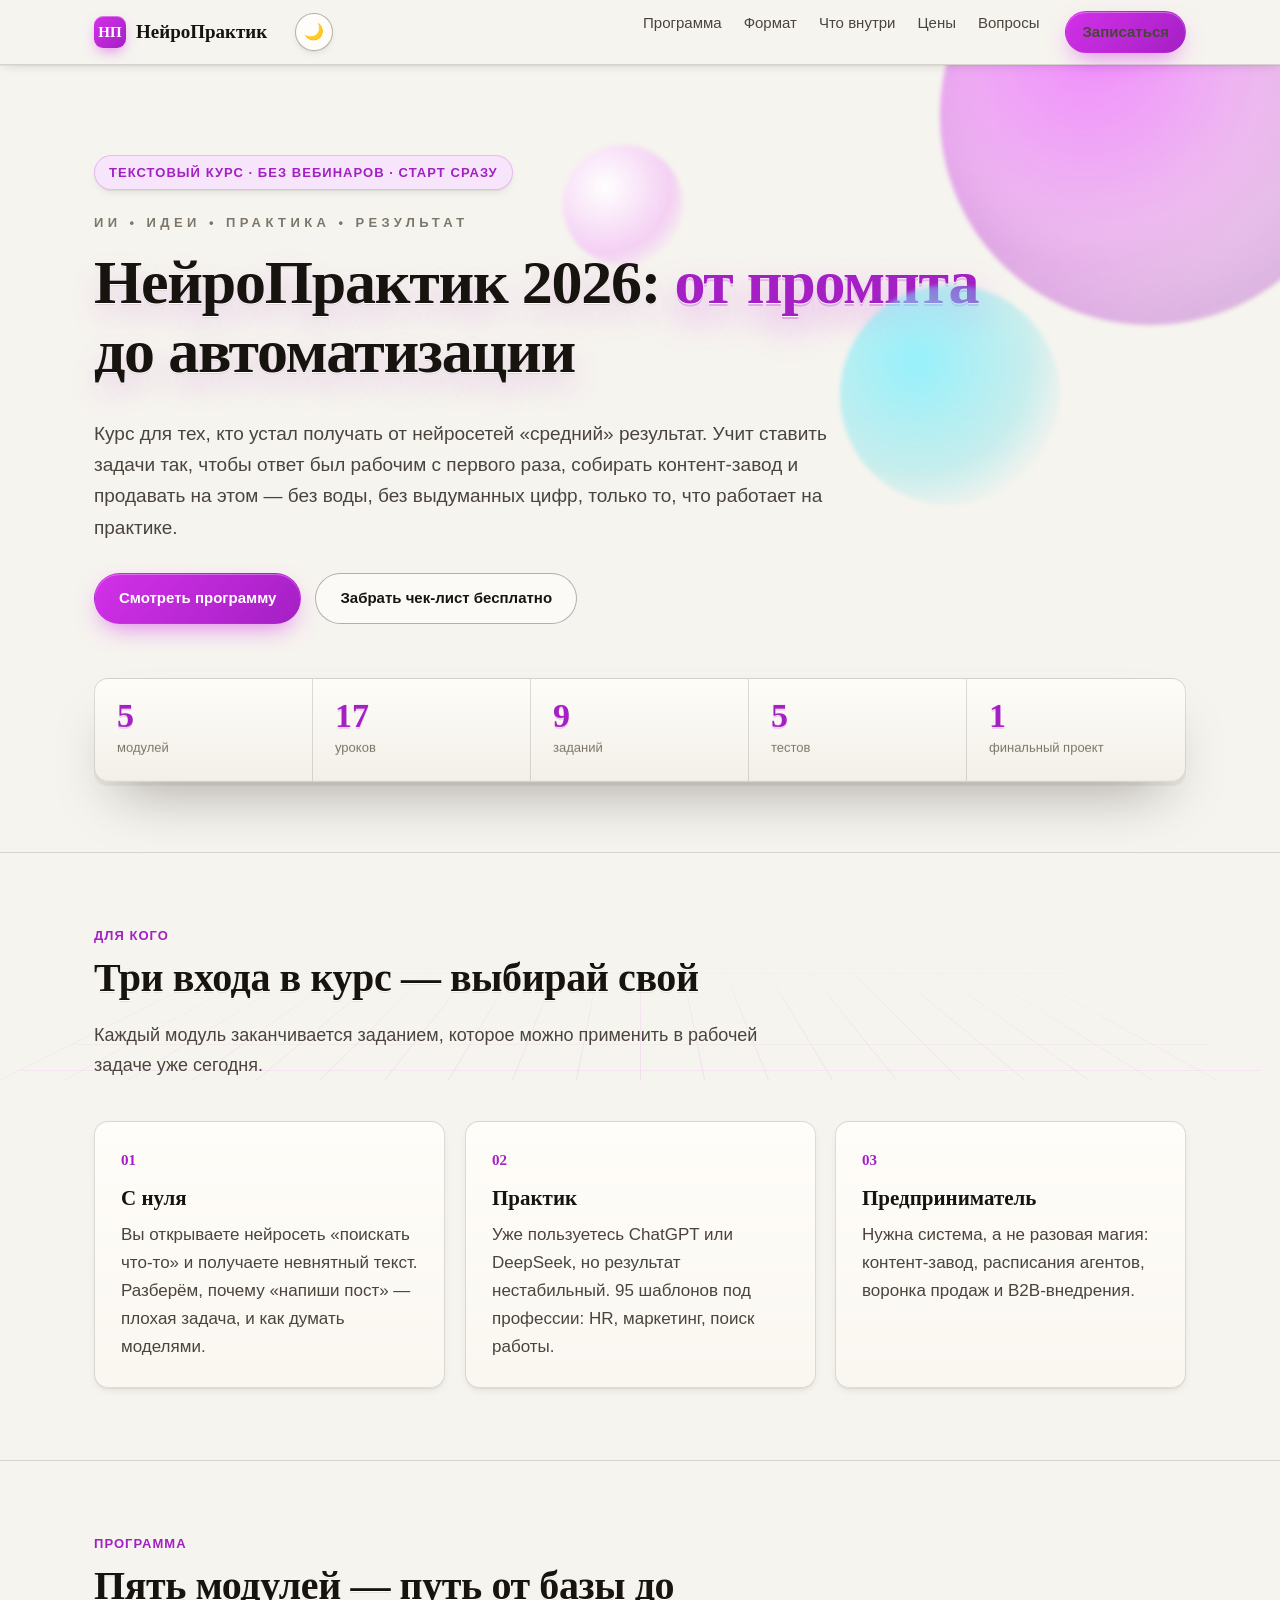
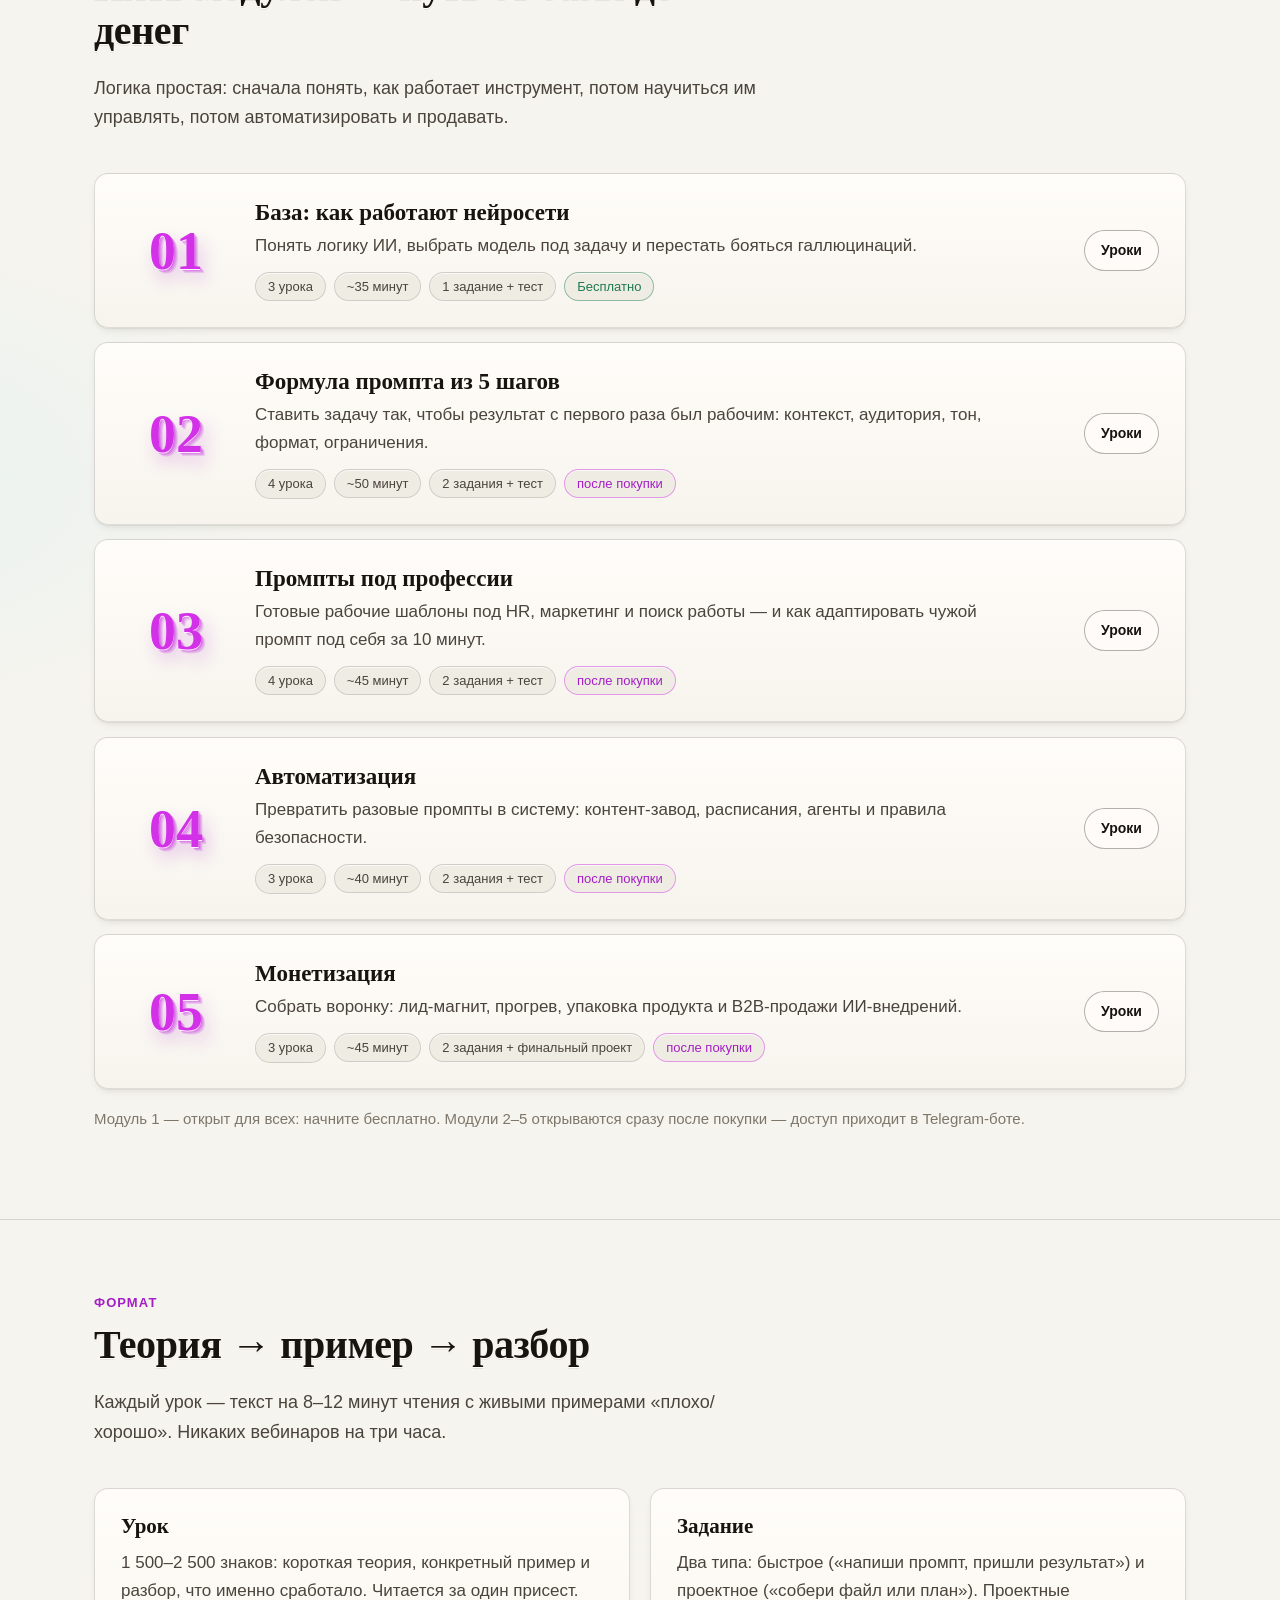
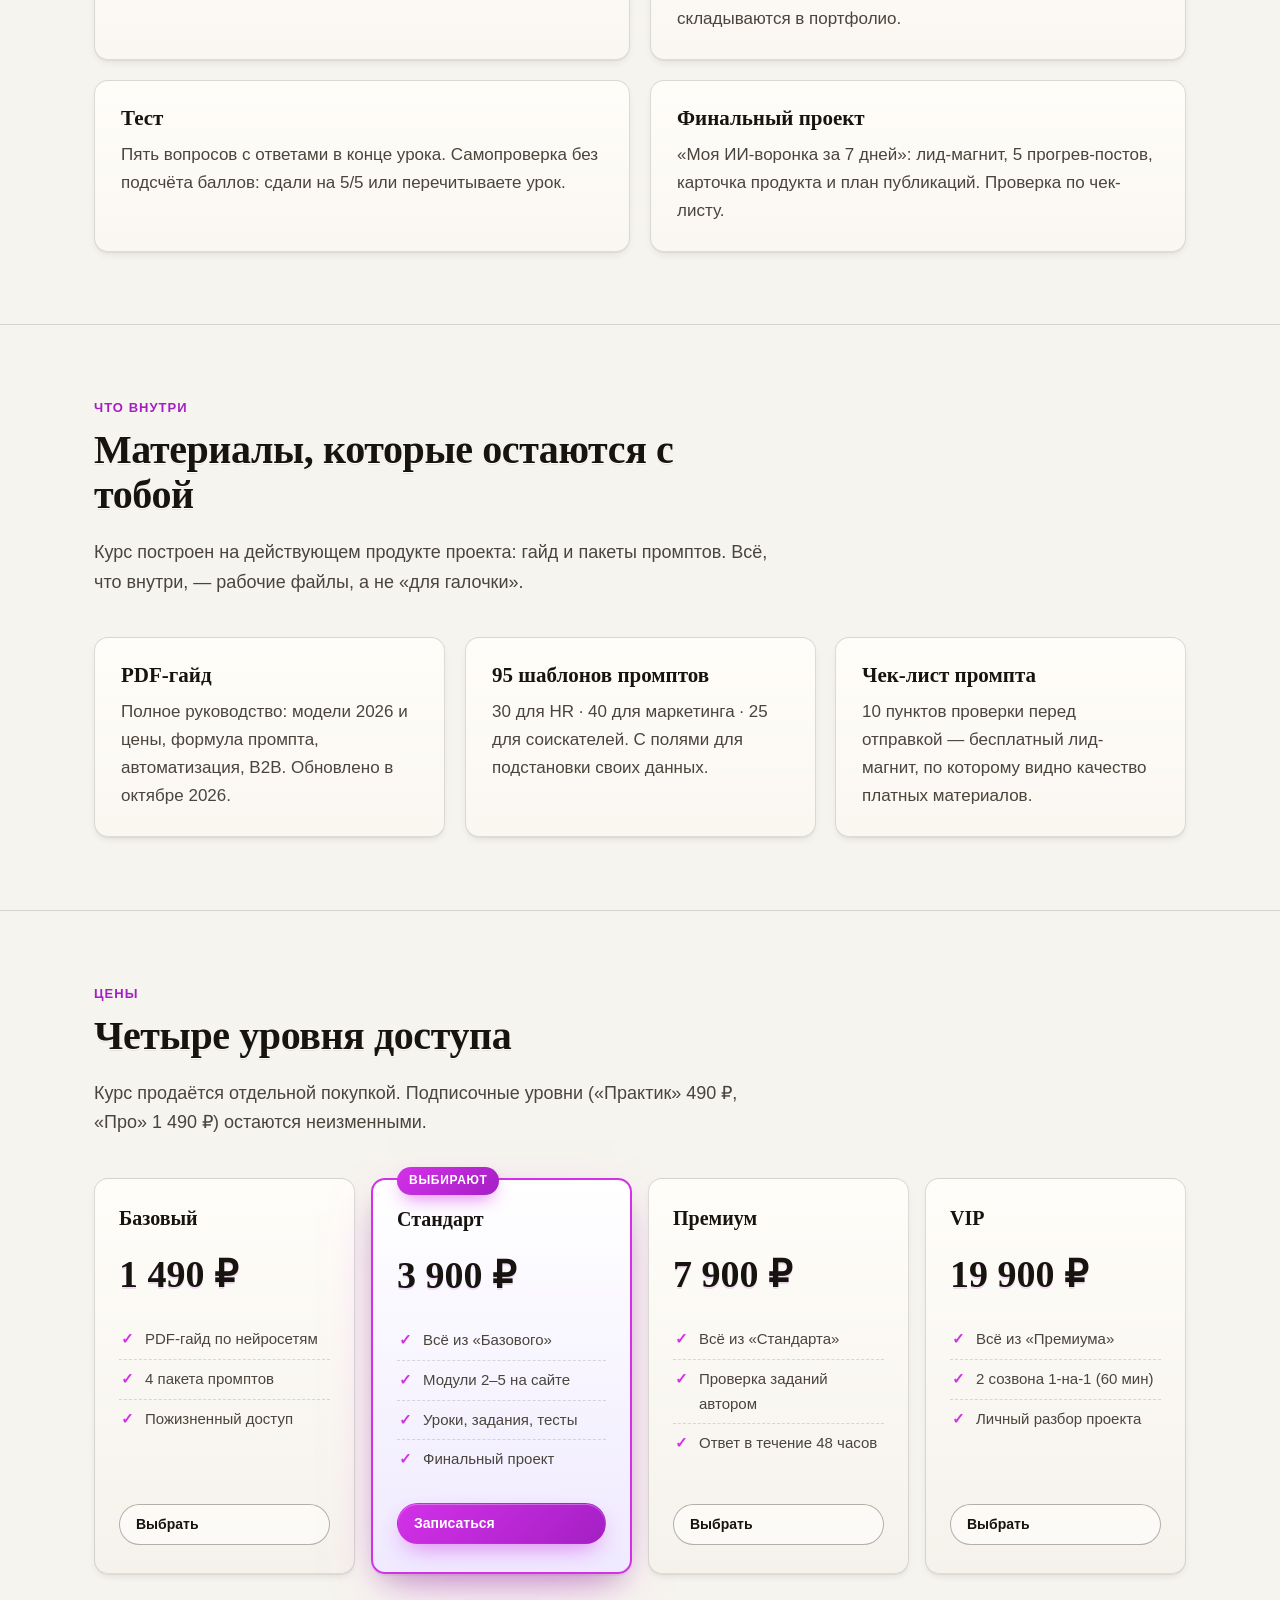
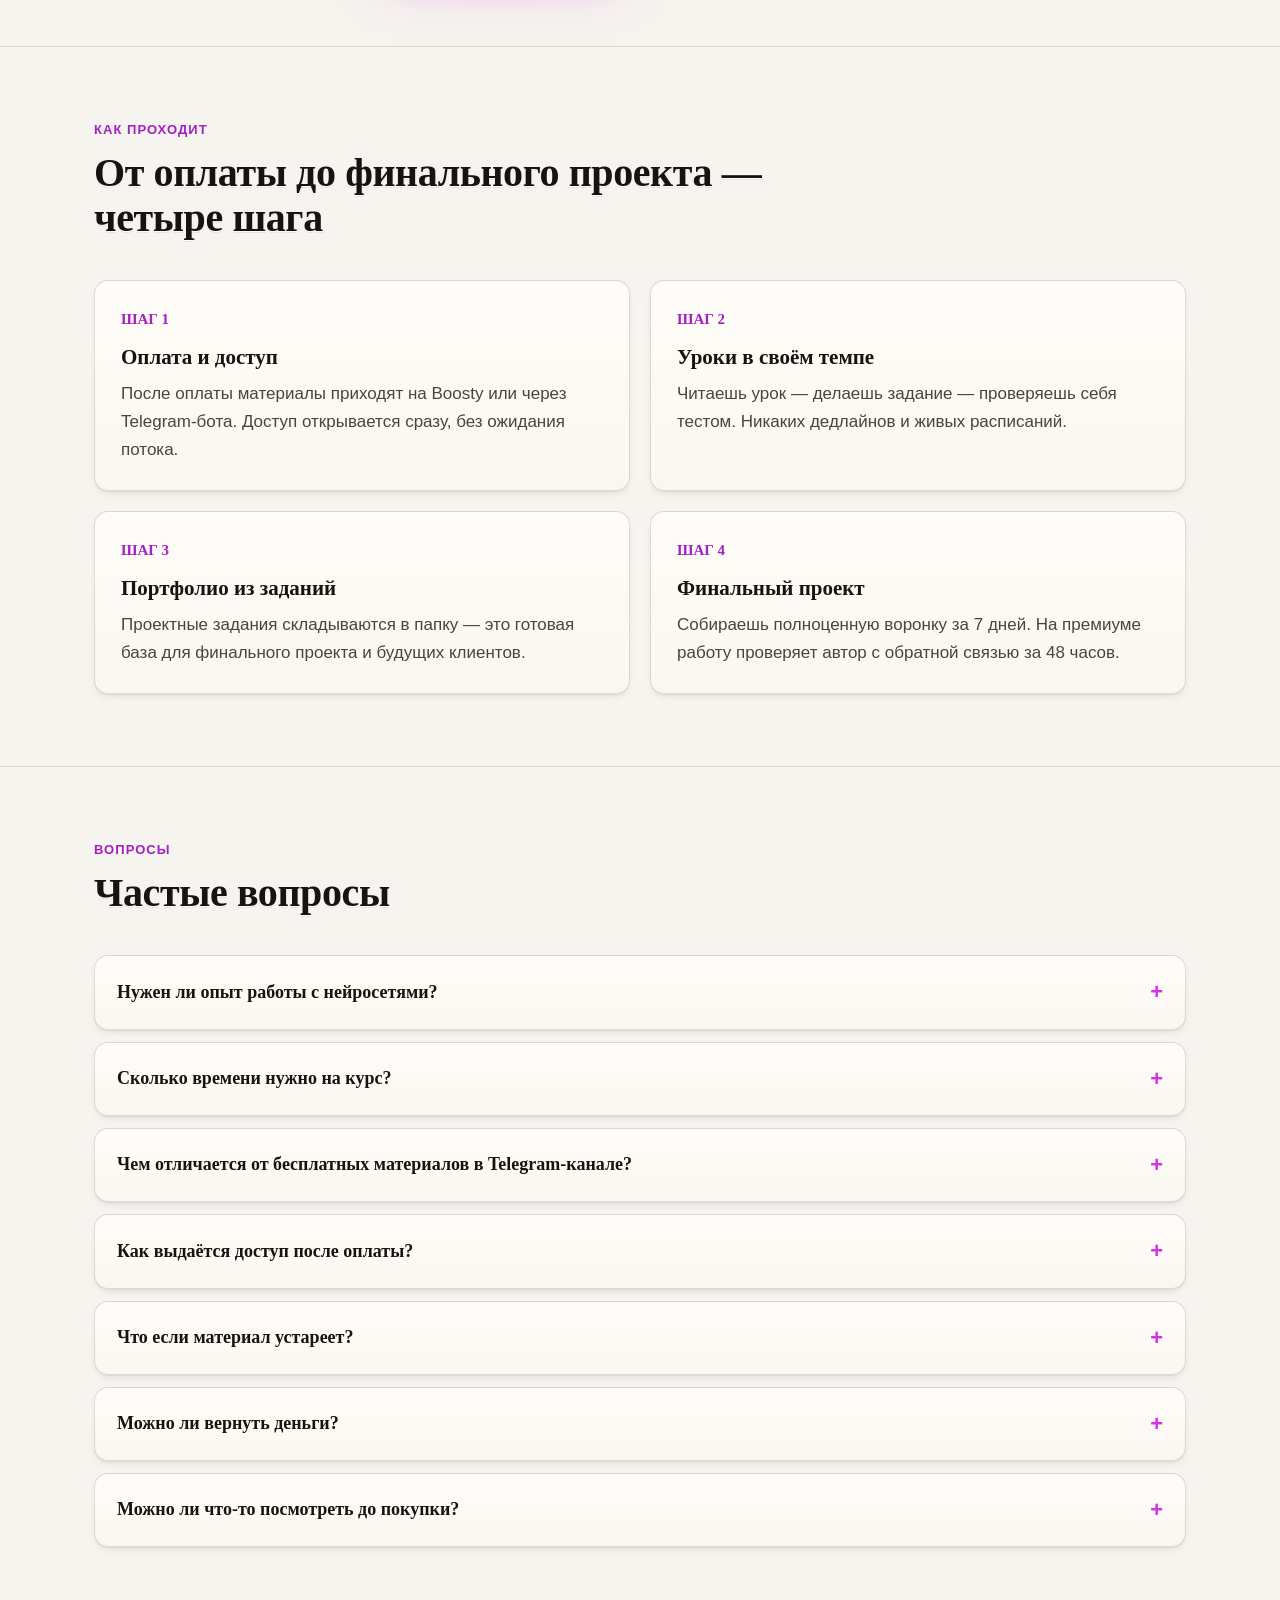
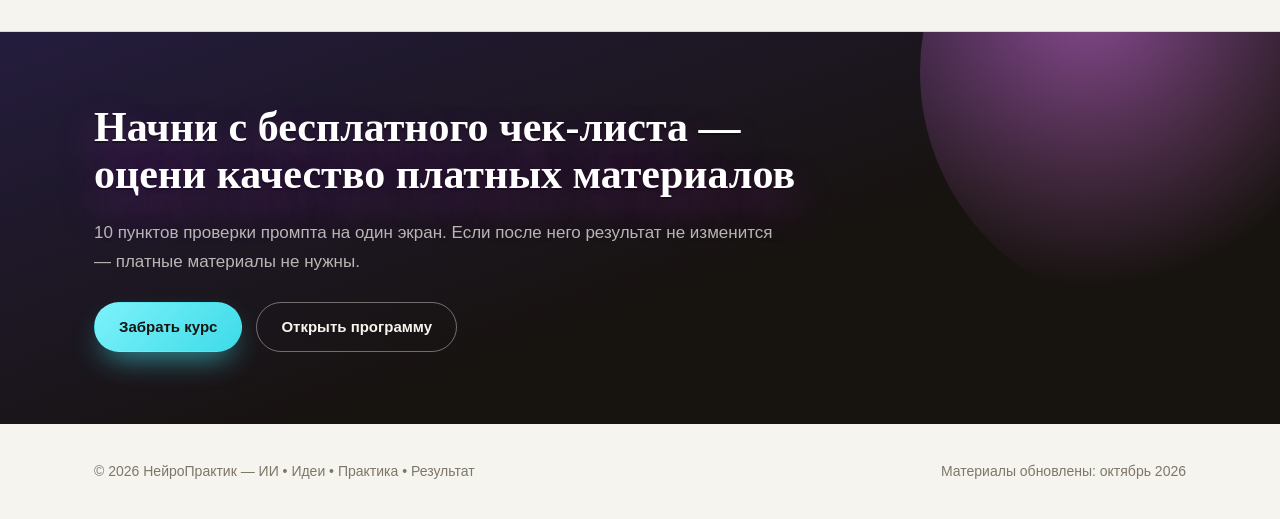
<file: index.html>
<!DOCTYPE html>
<html lang="ru">
<head>
  <meta charset="UTF-8">
  <meta name="viewport" content="width=device-width, initial-scale=1.0">
  <script>try{var t=localStorage.getItem('np-theme');if(!t)t=window.matchMedia&&matchMedia('(prefers-color-scheme: dark)').matches?'dark':'light';document.documentElement.setAttribute('data-theme',t);}catch(e){}</script>
  <title>НейроПрактик 2026 — курс от промпта до автоматизации</title>
  <link rel="icon" type="image/svg+xml" href="assets/img/favicon.svg">
  <meta property="og:type" content="website">
  <meta property="og:site_name" content="НейроПрактик">
  <meta property="og:title" content="НейроПрактик 2026 — от промпта до автоматизации">
  <meta property="og:description" content="ИИ • Идеи • Практика • Результат. 5 модулей, 17 уроков, 9 заданий и 5 тестов: промпты, автоматизация, монетизация.">
  <meta property="og:image" content="assets/brand/banner.jpg">
  <meta property="og:url" content="https://neyropraktik.github.io/">
  <meta name="description" content="Текстовый курс без вебинаров: 5 модулей, 17 уроков, 9 заданий и 5 тестов. Промпты, автоматизация и монетизация — теория, пример, разбор.">
  <link rel="stylesheet" href="assets/css/style.css">
  <link rel="stylesheet" href="assets/css/course.css">
</head>
<body>

<div class="progress" id="progress"></div>

<nav class="nav">
  <div class="wrap nav-inner">
    <a class="brand" href="index.html"><span class="brand-mark">НП</span>НейроПрактик</a>
    <button class="burger" id="burger" aria-label="Меню">☰</button>
    <div class="nav-links" id="navLinks">
      <a href="#program">Программа</a>
      <a href="#format">Формат</a>
      <a href="#bonus">Что внутри</a>
      <a href="#pricing">Цены</a>
      <a href="#faq">Вопросы</a>
      <a class="btn btn-primary btn-small nav-cta" href="#pricing">Записаться</a>
    </div>
  </div>
</nav>

<header class="hero">
  <div class="orb orb-1" aria-hidden="true"></div>
  <div class="orb orb-2" aria-hidden="true"></div>
  <div class="orb orb-3" aria-hidden="true"></div>
  <div class="hero-stack" aria-hidden="true">
    <div class="hero-card3d c1">
      <span class="chip-mini">Модуль 1</span>
      <b>База: как работают нейросети</b>
      <span>3 урока · ~35 минут</span>
    </div>
    <div class="hero-card3d c2">
      <span class="chip-mini">Модуль 2</span>
      <b>Формула промпта из 5 шагов</b>
      <span>4 урока · ~50 минут</span>
    </div>
    <div class="hero-card3d c3">
      <span class="chip-mini">Модуль 5</span>
      <b>Монетизация</b>
      <span>3 урока + финальный проект</span>
    </div>
  </div>
  <div class="wrap">
    <span class="eyebrow">Текстовый курс · без вебинаров · старт сразу</span>
    <p class="hero-tagline">ИИ&nbsp;•&nbsp;Идеи&nbsp;•&nbsp;Практика&nbsp;•&nbsp;Результат</p>
    <h1>НейроПрактик 2026: <em>от промпта</em> до автоматизации</h1>
    <p class="hero-sub">Курс для тех, кто устал получать от нейросетей «средний» результат. Учит ставить задачи так, чтобы ответ был рабочим с первого раза, собирать контент-завод и продавать на этом — без воды, без выдуманных цифр, только то, что работает на практике.</p>
    <div class="hero-actions">
      <a class="btn btn-primary" href="kurs/">Смотреть программу</a>
      <a class="btn btn-ghost" href="https://t.me/neuropraktik_rubot?start=checklist" target="_blank" rel="noopener">Забрать чек-лист бесплатно</a>
    </div>
    <div class="stats">
      <div class="stat"><b>5</b><span>модулей</span></div>
      <div class="stat"><b>17</b><span>уроков</span></div>
      <div class="stat"><b>9</b><span>заданий</span></div>
      <div class="stat"><b>5</b><span>тестов</span></div>
      <div class="stat"><b>1</b><span>финальный проект</span></div>
    </div>
  </div>
</header>

<main>

<section class="section" id="for-whom">
  <div class="wrap">
    <div class="section-head reveal">
      <div class="section-tag">Для кого</div>
      <h2>Три входа в курс — выбирай свой</h2>
      <p>Каждый модуль заканчивается заданием, которое можно применить в рабочей задаче уже сегодня.</p>
    </div>
    <div class="grid grid-3">
      <article class="card tilt3d reveal">
        <span class="card-num">01</span>
        <h3>С нуля</h3>
        <p>Вы открываете нейросеть «поискать что-то» и получаете невнятный текст. Разберём, почему «напиши пост» — плохая задача, и как думать моделями.</p>
      </article>
      <article class="card tilt3d reveal">
        <span class="card-num">02</span>
        <h3>Практик</h3>
        <p>Уже пользуетесь ChatGPT или DeepSeek, но результат нестабильный. 95 шаблонов под профессии: HR, маркетинг, поиск работы.</p>
      </article>
      <article class="card tilt3d reveal">
        <span class="card-num">03</span>
        <h3>Предприниматель</h3>
        <p>Нужна система, а не разовая магия: контент-завод, расписания агентов, воронка продаж и B2B-внедрения.</p>
      </article>
    </div>
  </div>
</section>

<section class="section" id="program">
  <div class="wrap">
    <div class="section-head reveal">
      <div class="section-tag">Программа</div>
      <h2>Пять модулей — путь от базы до денег</h2>
      <p>Логика простая: сначала понять, как работает инструмент, потом научиться им управлять, потом автоматизировать и продавать.</p>
    </div>

    <article class="module tilt3d reveal">
      <div class="module-index">01</div>
      <div>
        <h3>База: как работают нейросети</h3>
        <p class="module-goal">Понять логику ИИ, выбрать модель под задачу и перестать бояться галлюцинаций.</p>
        <div class="module-meta"><span class="chip">3 урока</span><span class="chip">~35 минут</span><span class="chip">1 задание + тест</span><span class="chip chip-free">Бесплатно</span></div>
      </div>
      <a class="btn btn-ghost btn-small module-link" href="kurs/modul-1.html">Уроки</a>
    </article>

    <article class="module tilt3d reveal">
      <div class="module-index">02</div>
      <div>
        <h3>Формула промпта из 5 шагов</h3>
        <p class="module-goal">Ставить задачу так, чтобы результат с первого раза был рабочим: контекст, аудитория, тон, формат, ограничения.</p>
        <div class="module-meta"><span class="chip">4 урока</span><span class="chip">~50 минут</span><span class="chip">2 задания + тест</span><span class="chip chip-lock">после покупки</span></div>
      </div>
      <a class="btn btn-ghost btn-small module-link" href="kurs/modul-2.html">Уроки</a>
    </article>

    <article class="module tilt3d reveal">
      <div class="module-index">03</div>
      <div>
        <h3>Промпты под профессии</h3>
        <p class="module-goal">Готовые рабочие шаблоны под HR, маркетинг и поиск работы — и как адаптировать чужой промпт под себя за 10 минут.</p>
        <div class="module-meta"><span class="chip">4 урока</span><span class="chip">~45 минут</span><span class="chip">2 задания + тест</span><span class="chip chip-lock">после покупки</span></div>
      </div>
      <a class="btn btn-ghost btn-small module-link" href="kurs/modul-3.html">Уроки</a>
    </article>

    <article class="module tilt3d reveal">
      <div class="module-index">04</div>
      <div>
        <h3>Автоматизация</h3>
        <p class="module-goal">Превратить разовые промпты в систему: контент-завод, расписания, агенты и правила безопасности.</p>
        <div class="module-meta"><span class="chip">3 урока</span><span class="chip">~40 минут</span><span class="chip">2 задания + тест</span><span class="chip chip-lock">после покупки</span></div>
      </div>
      <a class="btn btn-ghost btn-small module-link" href="kurs/modul-4.html">Уроки</a>
    </article>

    <article class="module tilt3d reveal">
      <div class="module-index">05</div>
      <div>
        <h3>Монетизация</h3>
        <p class="module-goal">Собрать воронку: лид-магнит, прогрев, упаковка продукта и B2B-продажи ИИ-внедрений.</p>
        <div class="module-meta"><span class="chip">3 урока</span><span class="chip">~45 минут</span><span class="chip">2 задания + финальный проект</span><span class="chip chip-lock">после покупки</span></div>
      </div>
      <a class="btn btn-ghost btn-small module-link" href="kurs/modul-5.html">Уроки</a>
    </article>
    <p class="modules-note">Модуль 1 — открыт для всех: начните бесплатно. Модули 2–5 открываются сразу после покупки — доступ приходит в Telegram-боте.</p>
  </div>
</section>

<section class="section" id="format">
  <div class="wrap">
    <div class="section-head reveal">
      <div class="section-tag">Формат</div>
      <h2>Теория → пример → разбор</h2>
      <p>Каждый урок — текст на 8–12 минут чтения с живыми примерами «плохо/хорошо». Никаких вебинаров на три часа.</p>
    </div>
    <div class="grid grid-2">
      <article class="card tilt3d reveal">
        <h3>Урок</h3>
        <p>1 500–2 500 знаков: короткая теория, конкретный пример и разбор, что именно сработало. Читается за один присест.</p>
      </article>
      <article class="card tilt3d reveal">
        <h3>Задание</h3>
        <p>Два типа: быстрое («напиши промпт, пришли результат») и проектное («собери файл или план»). Проектные складываются в портфолио.</p>
      </article>
      <article class="card tilt3d reveal">
        <h3>Тест</h3>
        <p>Пять вопросов с ответами в конце урока. Самопроверка без подсчёта баллов: сдали на 5/5 или перечитываете урок.</p>
      </article>
      <article class="card tilt3d reveal">
        <h3>Финальный проект</h3>
        <p>«Моя ИИ-воронка за 7 дней»: лид-магнит, 5 прогрев-постов, карточка продукта и план публикаций. Проверка по чек-листу.</p>
      </article>
    </div>
  </div>
</section>

<section class="section" id="bonus">
  <div class="wrap">
    <div class="section-head reveal">
      <div class="section-tag">Что внутри</div>
      <h2>Материалы, которые остаются с тобой</h2>
      <p>Курс построен на действующем продукте проекта: гайд и пакеты промптов. Всё, что внутри, — рабочие файлы, а не «для галочки».</p>
    </div>
    <div class="grid grid-3">
      <article class="card tilt3d reveal">
        <h3>PDF-гайд</h3>
        <p>Полное руководство: модели 2026 и цены, формула промпта, автоматизация, B2B. Обновлено в октябре 2026.</p>
      </article>
      <article class="card tilt3d reveal">
        <h3>95 шаблонов промптов</h3>
        <p>30 для HR · 40 для маркетинга · 25 для соискателей. С полями для подстановки своих данных.</p>
      </article>
      <article class="card tilt3d reveal">
        <h3>Чек-лист промпта</h3>
        <p>10 пунктов проверки перед отправкой — бесплатный лид-магнит, по которому видно качество платных материалов.</p>
      </article>
    </div>
  </div>
</section>

<section class="section" id="pricing">
  <div class="wrap">
    <div class="section-head reveal">
      <div class="section-tag">Цены</div>
      <h2>Четыре уровня доступа</h2>
      <p>Курс продаётся отдельной покупкой. Подписочные уровни («Практик» 490 ₽, «Про» 1 490 ₽) остаются неизменными.</p>
    </div>
    <div class="prices">
      <article class="tier tilt3d reveal">
        <h3>Базовый</h3>
        <div class="tier-price">1 490 ₽</div>
        <ul>
          <li>PDF-гайд по нейросетям</li>
          <li>4 пакета промптов</li>
          <li>Пожизненный доступ</li>
        </ul>
        <a class="btn btn-ghost btn-small" href="https://t.me/neuropraktik_rubot?start=buy_basic" target="_blank" rel="noopener">Выбрать</a>
      </article>
      <article class="tier tier-popular tilt3d reveal">
        <span class="tier-flag">Выбирают</span>
        <h3>Стандарт</h3>
        <div class="tier-price">3 900 ₽</div>
        <ul>
          <li>Всё из «Базового»</li>
          <li>Модули 2–5 на сайте</li>
          <li>Уроки, задания, тесты</li>
          <li>Финальный проект</li>
        </ul>
        <a class="btn btn-primary btn-small" href="https://t.me/neuropraktik_rubot?start=buy_standard" target="_blank" rel="noopener">Записаться</a>
      </article>
      <article class="tier tilt3d reveal">
        <h3>Премиум</h3>
        <div class="tier-price">7 900 ₽</div>
        <ul>
          <li>Всё из «Стандарта»</li>
          <li>Проверка заданий автором</li>
          <li>Ответ в течение 48 часов</li>
        </ul>
        <a class="btn btn-ghost btn-small" href="https://t.me/neuropraktik_rubot?start=buy_premium" target="_blank" rel="noopener">Выбрать</a>
      </article>
      <article class="tier tilt3d reveal">
        <h3>VIP</h3>
        <div class="tier-price">19 900 ₽</div>
        <ul>
          <li>Всё из «Премиума»</li>
          <li>2 созвона 1-на-1 (60 мин)</li>
          <li>Личный разбор проекта</li>
        </ul>
        <a class="btn btn-ghost btn-small" href="https://t.me/neuropraktik_rubot?start=buy_vip" target="_blank" rel="noopener">Выбрать</a>
      </article>
    </div>
  </div>
</section>

<section class="section">
  <div class="wrap">
    <div class="section-head reveal">
      <div class="section-tag">Как проходит</div>
      <h2>От оплаты до финального проекта — четыре шага</h2>
    </div>
    <div class="grid grid-2">
      <article class="card tilt3d reveal">
        <span class="card-num">ШАГ 1</span>
        <h3>Оплата и доступ</h3>
        <p>После оплаты материалы приходят на Boosty или через Telegram-бота. Доступ открывается сразу, без ожидания потока.</p>
      </article>
      <article class="card tilt3d reveal">
        <span class="card-num">ШАГ 2</span>
        <h3>Уроки в своём темпе</h3>
        <p>Читаешь урок — делаешь задание — проверяешь себя тестом. Никаких дедлайнов и живых расписаний.</p>
      </article>
      <article class="card tilt3d reveal">
        <span class="card-num">ШАГ 3</span>
        <h3>Портфолио из заданий</h3>
        <p>Проектные задания складываются в папку — это готовая база для финального проекта и будущих клиентов.</p>
      </article>
      <article class="card tilt3d reveal">
        <span class="card-num">ШАГ 4</span>
        <h3>Финальный проект</h3>
        <p>Собираешь полноценную воронку за 7 дней. На премиуме работу проверяет автор с обратной связью за 48 часов.</p>
      </article>
    </div>
  </div>
</section>

<section class="section faq" id="faq">
  <div class="wrap">
    <div class="section-head reveal">
      <div class="section-tag">Вопросы</div>
      <h2>Частые вопросы</h2>
    </div>
    <details>
      <summary>Нужен ли опыт работы с нейросетями?</summary>
      <div class="faq-body">Нет. Модуль 1 объясняет базу с нуля: что такое нейросеть, почему она «врёт» и как выбрать модель. Если опыт есть — модули 2–3 дадут систему и шаблоны.</div>
    </details>
    <details>
      <summary>Сколько времени нужно на курс?</summary>
      <div class="faq-body">Около 3 часов 15 минут на все уроки плюс время на задания. Урок читается за 8–12 минут, проходить можно в любом темпе — дедлайнов нет.</div>
    </details>
    <details>
      <summary>Чем отличается от бесплатных материалов в Telegram-канале?</summary>
      <div class="faq-body">Канал даёт точечные промпты и разборы. Курс — система: порядок модулей, задания с критериями готовности, тесты и финальный проект, который собирается из всего пройденного.</div>
    </details>
    <details>
      <summary>Как выдаётся доступ после оплаты?</summary>
      <div class="faq-body">Сразу после покупки Telegram-бот присылает PDF-материалы и ссылку-доступ: она открывает модули 2–5 с уроками, заданиями и тестами. Программа и модуль 1 доступны всем без покупки.</div>
    </details>
    <details>
      <summary>Что если материал устареет?</summary>
      <div class="faq-body">Разделы с моделями и ценами проверяются раз в месяц. Обновления приходят всем, кто уже купил курс, — это заложено в формат.</div>
    </details>
    <details>
      <summary>Можно ли вернуть деньги?</summary>
      <div class="faq-body">Возврат не предусмотрен: материалы цифровые и выдаются мгновенно после оплаты. Чтобы не ошибиться с выбором — сначала изучите программу, пройдите бесплатный модуль 1 и чек-лист, задайте вопросы менеджеру в боте.</div>
    </details>
    <details>
      <summary>Можно ли что-то посмотреть до покупки?</summary>
      <div class="faq-body">Да: программа курса открыта на сайте, модуль 1 «База» и чек-лист «10 шагов» — бесплатны. По ним видно формат и качество материалов.</div>
    </details>
  </div>
</section>

<section class="cta">
  <div class="wrap">
    <h2>Начни с бесплатного чек-листа — оцени качество платных материалов</h2>
    <p>10 пунктов проверки промпта на один экран. Если после него результат не изменится — платные материалы не нужны.</p>
    <div class="cta-actions">
      <a class="btn btn-primary" href="https://t.me/neuropraktik_rubot?start=buy" target="_blank" rel="noopener">Забрать курс</a>
      <a class="btn btn-ghost" href="kurs/">Открыть программу</a>
    </div>
  </div>
</section>

</main>

<footer class="footer">
  <div class="wrap footer-inner">
    <span>© 2026 НейроПрактик — ИИ • Идеи • Практика • Результат</span>
    <span>Материалы обновлены: октябрь 2026</span>
  </div>
</footer>

<script src="assets/js/app.js"></script>
<script src="assets/js/course.js"></script>
</body>
</html>
</file>
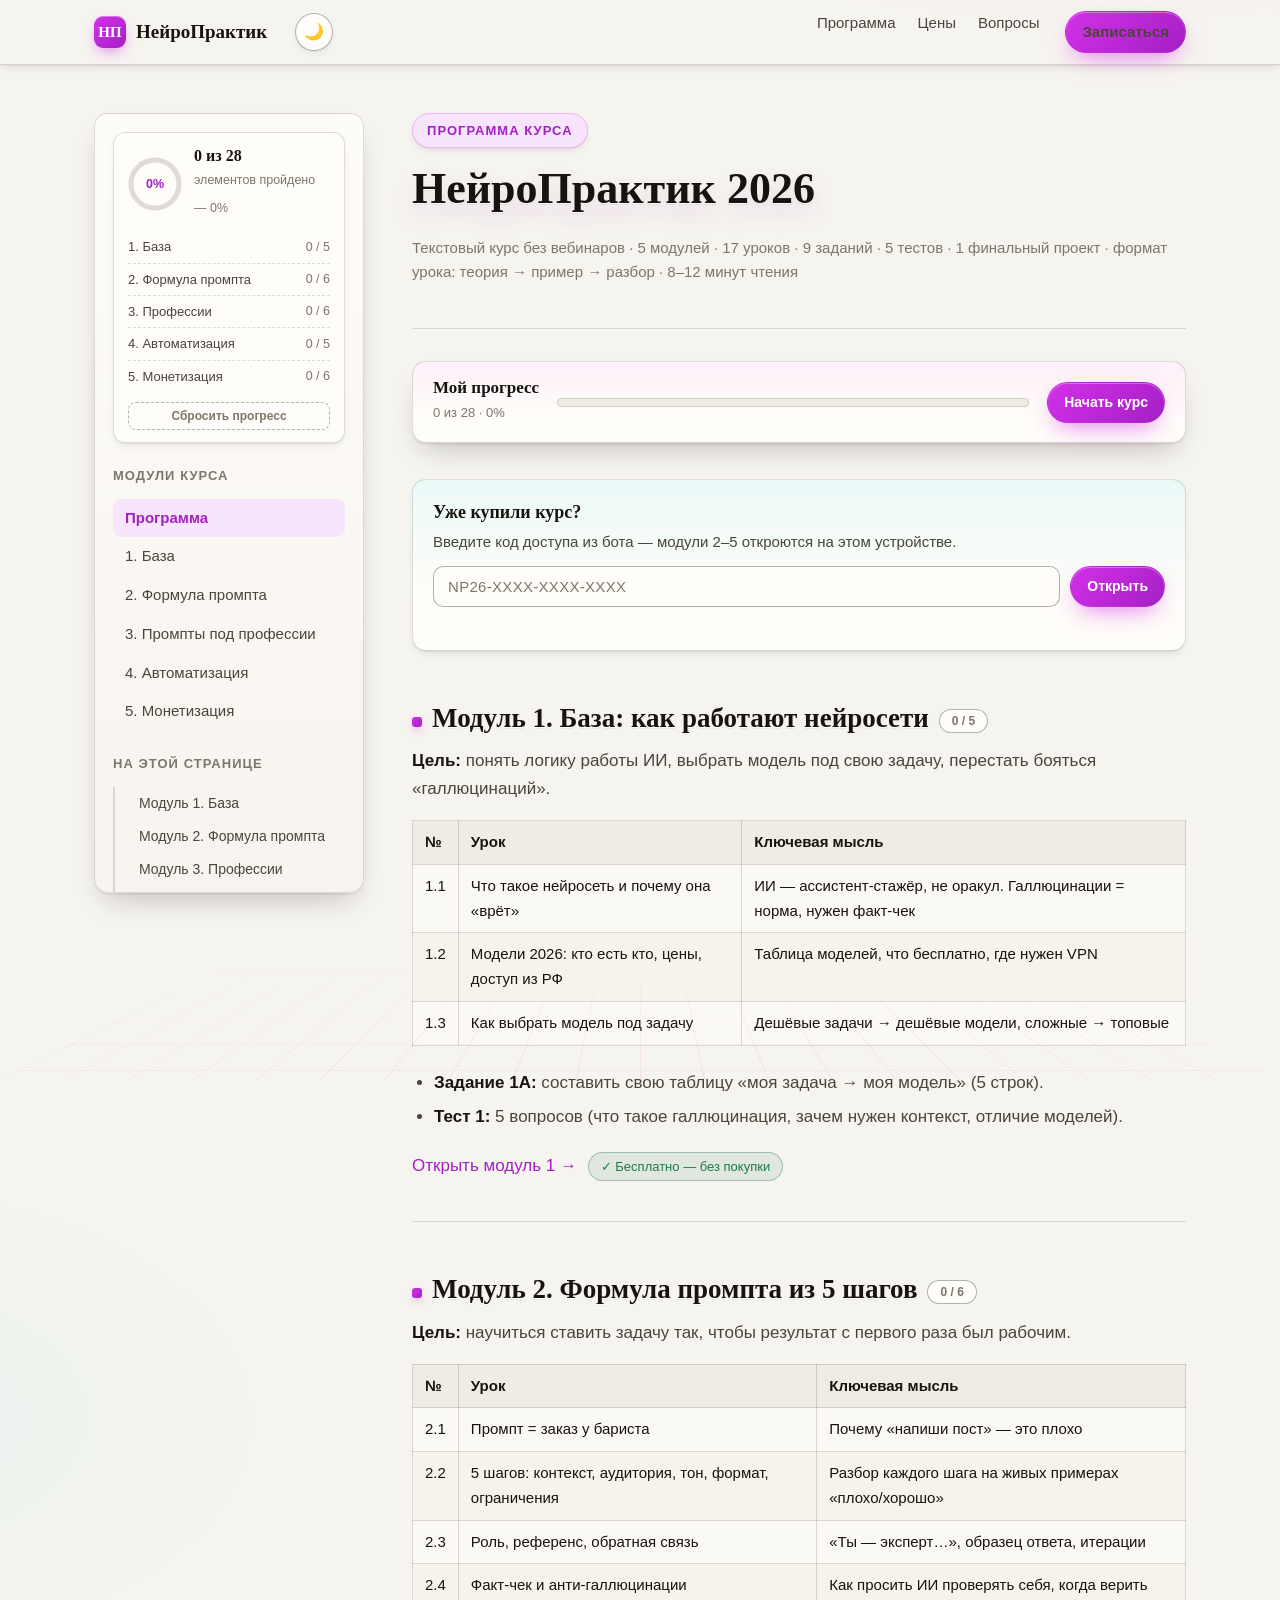
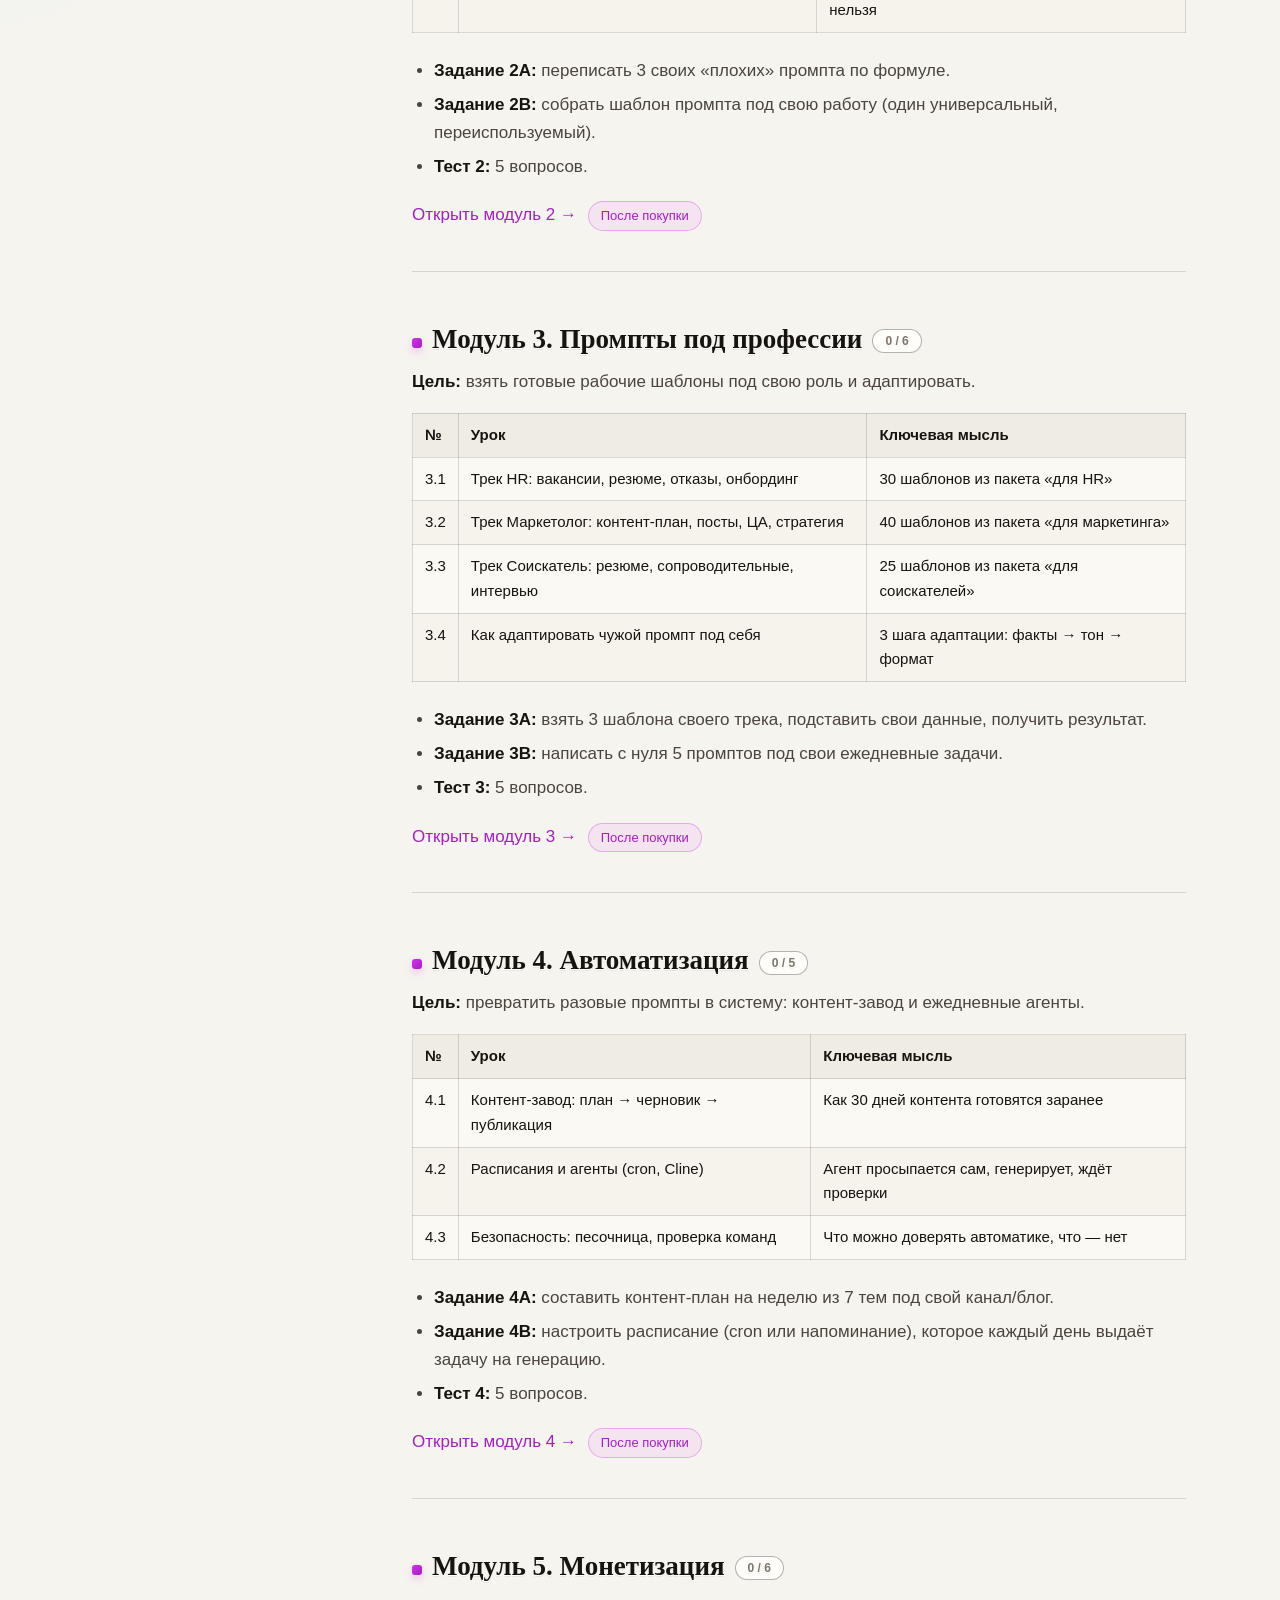
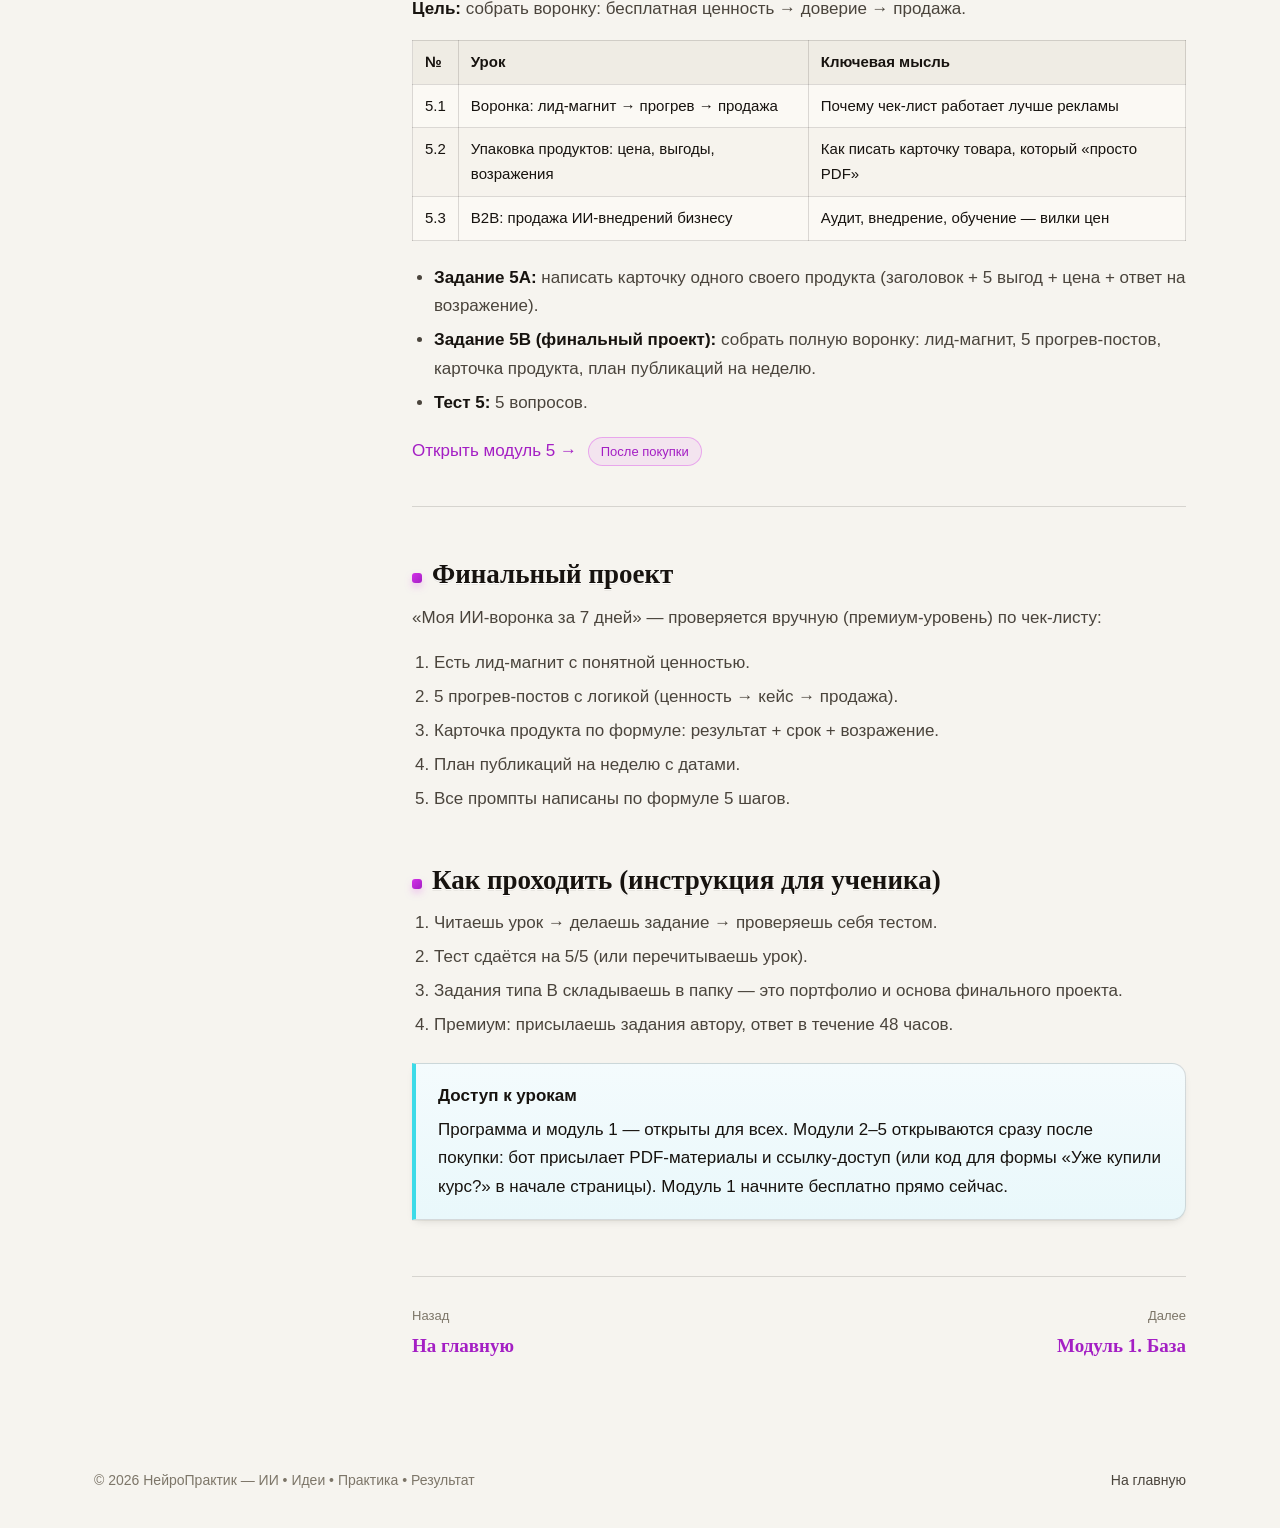
<file: kurs/index.html>
<!DOCTYPE html>
<html lang="ru">
<head>
  <meta charset="UTF-8">
  <meta name="viewport" content="width=device-width, initial-scale=1.0">
  <script>try{var t=localStorage.getItem('np-theme');if(!t)t=window.matchMedia&&matchMedia('(prefers-color-scheme: dark)').matches?'dark':'light';document.documentElement.setAttribute('data-theme',t);}catch(e){}</script>
  <script src="../assets/js/access-hash.js"></script>
  <title>Программа курса — НейроПрактик 2026</title>
  <link rel="icon" type="image/svg+xml" href="../assets/img/favicon.svg">
  <link rel="stylesheet" href="../assets/css/style.css">
  <link rel="stylesheet" href="../assets/css/course.css">
</head>
<body>

<div class="progress" id="progress"></div>

<nav class="nav">
  <div class="wrap nav-inner">
    <a class="brand" href="../index.html"><span class="brand-mark">НП</span>НейроПрактик</a>
    <button class="burger" id="burger" aria-label="Меню">☰</button>
    <div class="nav-links" id="navLinks">
      <a href="index.html">Программа</a>
      <a href="../index.html#pricing">Цены</a>
      <a href="../index.html#faq">Вопросы</a>
      <a class="btn btn-primary btn-small nav-cta" href="../index.html#pricing">Записаться</a>
    </div>
  </div>
</nav>

<main class="wrap">
  <div class="course-layout">

    <aside class="toc">
      <div class="toc-title">Модули курса</div>
      <ul class="toc-list">
        <li><a class="active" href="index.html">Программа</a></li>
        <li><a href="modul-1.html">1. База</a></li>
        <li><a href="modul-2.html">2. Формула промпта</a></li>
        <li><a href="modul-3.html">3. Промпты под профессии</a></li>
        <li><a href="modul-4.html">4. Автоматизация</a></li>
        <li><a href="modul-5.html">5. Монетизация</a></li>
      </ul>
      <div class="toc-title">На этой странице</div>
      <ul class="toc-list toc-lessons">
        <li><a href="#module-1">Модуль 1. База</a></li>
        <li><a href="#module-2">Модуль 2. Формула промпта</a></li>
        <li><a href="#module-3">Модуль 3. Профессии</a></li>
        <li><a href="#module-4">Модуль 4. Автоматизация</a></li>
        <li><a href="#module-5">Модуль 5. Монетизация</a></li>
        <li><a href="#final">Финальный проект</a></li>
        <li><a href="#how">Как проходить</a></li>
      </ul>
    </aside>

    <article class="lesson-body">
      <header class="lesson-header">
        <span class="eyebrow">Программа курса</span>
        <h1>НейроПрактик 2026</h1>
        <p class="lesson-meta">Текстовый курс без вебинаров · 5 модулей · 17 уроков · 9 заданий · 5 тестов · 1 финальный проект · формат урока: теория → пример → разбор · 8–12 минут чтения</p>
      </header>

      <div class="unlock-card">
        <div class="unlock-card-text">
          <b>Уже купили курс?</b>
          <span>Введите код доступа из бота — модули 2–5 откроются на этом устройстве.</span>
        </div>
        <form class="unlock-form" id="unlockForm" autocomplete="off">
          <div class="unlock-row">
            <input id="unlockKey" type="text" name="key" placeholder="NP26-XXXX-XXXX-XXXX" spellcheck="false" aria-label="Код доступа">
            <button class="btn btn-primary btn-small" type="submit">Открыть</button>
          </div>
          <p class="unlock-msg" id="unlockMsg" role="status" aria-live="polite"></p>
        </form>
      </div>

      <h2 id="module-1">Модуль 1. База: как работают нейросети</h2>
      <p><strong>Цель:</strong> понять логику работы ИИ, выбрать модель под свою задачу, перестать бояться «галлюцинаций».</p>
      <div class="table-scroll">
        <table>
          <thead><tr><th>№</th><th>Урок</th><th>Ключевая мысль</th></tr></thead>
          <tbody>
            <tr><td>1.1</td><td>Что такое нейросеть и почему она «врёт»</td><td>ИИ — ассистент-стажёр, не оракул. Галлюцинации = норма, нужен факт-чек</td></tr>
            <tr><td>1.2</td><td>Модели 2026: кто есть кто, цены, доступ из РФ</td><td>Таблица моделей, что бесплатно, где нужен VPN</td></tr>
            <tr><td>1.3</td><td>Как выбрать модель под задачу</td><td>Дешёвые задачи → дешёвые модели, сложные → топовые</td></tr>
          </tbody>
        </table>
      </div>
      <ul>
        <li><strong>Задание 1A:</strong> составить свою таблицу «моя задача → моя модель» (5 строк).</li>
        <li><strong>Тест 1:</strong> 5 вопросов (что такое галлюцинация, зачем нужен контекст, отличие моделей).</li>
      </ul>
      <p><a href="modul-1.html">Открыть модуль 1 →</a> <span class="lock-hint free">✓ Бесплатно — без покупки</span></p>

      <hr>

      <h2 id="module-2">Модуль 2. Формула промпта из 5 шагов</h2>
      <p><strong>Цель:</strong> научиться ставить задачу так, чтобы результат с первого раза был рабочим.</p>
      <div class="table-scroll">
        <table>
          <thead><tr><th>№</th><th>Урок</th><th>Ключевая мысль</th></tr></thead>
          <tbody>
            <tr><td>2.1</td><td>Промпт = заказ у бариста</td><td>Почему «напиши пост» — это плохо</td></tr>
            <tr><td>2.2</td><td>5 шагов: контекст, аудитория, тон, формат, ограничения</td><td>Разбор каждого шага на живых примерах «плохо/хорошо»</td></tr>
            <tr><td>2.3</td><td>Роль, референс, обратная связь</td><td>«Ты — эксперт…», образец ответа, итерации</td></tr>
            <tr><td>2.4</td><td>Факт-чек и анти-галлюцинации</td><td>Как просить ИИ проверять себя, когда верить нельзя</td></tr>
          </tbody>
        </table>
      </div>
      <ul>
        <li><strong>Задание 2A:</strong> переписать 3 своих «плохих» промпта по формуле.</li>
        <li><strong>Задание 2B:</strong> собрать шаблон промпта под свою работу (один универсальный, переиспользуемый).</li>
        <li><strong>Тест 2:</strong> 5 вопросов.</li>
      </ul>
      <p><a href="modul-2.html">Открыть модуль 2 →</a> <span class="lock-hint locked">После покупки</span></p>

      <hr>

      <h2 id="module-3">Модуль 3. Промпты под профессии</h2>
      <p><strong>Цель:</strong> взять готовые рабочие шаблоны под свою роль и адаптировать.</p>
      <div class="table-scroll">
        <table>
          <thead><tr><th>№</th><th>Урок</th><th>Ключевая мысль</th></tr></thead>
          <tbody>
            <tr><td>3.1</td><td>Трек HR: вакансии, резюме, отказы, онбординг</td><td>30 шаблонов из пакета «для HR»</td></tr>
            <tr><td>3.2</td><td>Трек Маркетолог: контент-план, посты, ЦА, стратегия</td><td>40 шаблонов из пакета «для маркетинга»</td></tr>
            <tr><td>3.3</td><td>Трек Соискатель: резюме, сопроводительные, интервью</td><td>25 шаблонов из пакета «для соискателей»</td></tr>
            <tr><td>3.4</td><td>Как адаптировать чужой промпт под себя</td><td>3 шага адаптации: факты → тон → формат</td></tr>
          </tbody>
        </table>
      </div>
      <ul>
        <li><strong>Задание 3A:</strong> взять 3 шаблона своего трека, подставить свои данные, получить результат.</li>
        <li><strong>Задание 3B:</strong> написать с нуля 5 промптов под свои ежедневные задачи.</li>
        <li><strong>Тест 3:</strong> 5 вопросов.</li>
      </ul>
      <p><a href="modul-3.html">Открыть модуль 3 →</a> <span class="lock-hint locked">После покупки</span></p>

      <hr>

      <h2 id="module-4">Модуль 4. Автоматизация</h2>
      <p><strong>Цель:</strong> превратить разовые промпты в систему: контент-завод и ежедневные агенты.</p>
      <div class="table-scroll">
        <table>
          <thead><tr><th>№</th><th>Урок</th><th>Ключевая мысль</th></tr></thead>
          <tbody>
            <tr><td>4.1</td><td>Контент-завод: план → черновик → публикация</td><td>Как 30 дней контента готовятся заранее</td></tr>
            <tr><td>4.2</td><td>Расписания и агенты (cron, Cline)</td><td>Агент просыпается сам, генерирует, ждёт проверки</td></tr>
            <tr><td>4.3</td><td>Безопасность: песочница, проверка команд</td><td>Что можно доверять автоматике, что — нет</td></tr>
          </tbody>
        </table>
      </div>
      <ul>
        <li><strong>Задание 4A:</strong> составить контент-план на неделю из 7 тем под свой канал/блог.</li>
        <li><strong>Задание 4B:</strong> настроить расписание (cron или напоминание), которое каждый день выдаёт задачу на генерацию.</li>
        <li><strong>Тест 4:</strong> 5 вопросов.</li>
      </ul>
      <p><a href="modul-4.html">Открыть модуль 4 →</a> <span class="lock-hint locked">После покупки</span></p>

      <hr>

      <h2 id="module-5">Модуль 5. Монетизация</h2>
      <p><strong>Цель:</strong> собрать воронку: бесплатная ценность → доверие → продажа.</p>
      <div class="table-scroll">
        <table>
          <thead><tr><th>№</th><th>Урок</th><th>Ключевая мысль</th></tr></thead>
          <tbody>
            <tr><td>5.1</td><td>Воронка: лид-магнит → прогрев → продажа</td><td>Почему чек-лист работает лучше рекламы</td></tr>
            <tr><td>5.2</td><td>Упаковка продуктов: цена, выгоды, возражения</td><td>Как писать карточку товара, который «просто PDF»</td></tr>
            <tr><td>5.3</td><td>B2B: продажа ИИ-внедрений бизнесу</td><td>Аудит, внедрение, обучение — вилки цен</td></tr>
          </tbody>
        </table>
      </div>
      <ul>
        <li><strong>Задание 5A:</strong> написать карточку одного своего продукта (заголовок + 5 выгод + цена + ответ на возражение).</li>
        <li><strong>Задание 5B (финальный проект):</strong> собрать полную воронку: лид-магнит, 5 прогрев-постов, карточка продукта, план публикаций на неделю.</li>
        <li><strong>Тест 5:</strong> 5 вопросов.</li>
      </ul>
      <p><a href="modul-5.html">Открыть модуль 5 →</a> <span class="lock-hint locked">После покупки</span></p>

      <hr>

      <h2 id="final">Финальный проект</h2>
      <p>«Моя ИИ-воронка за 7 дней» — проверяется вручную (премиум-уровень) по чек-листу:</p>
      <ol>
        <li>Есть лид-магнит с понятной ценностью.</li>
        <li>5 прогрев-постов с логикой (ценность → кейс → продажа).</li>
        <li>Карточка продукта по формуле: результат + срок + возражение.</li>
        <li>План публикаций на неделю с датами.</li>
        <li>Все промпты написаны по формуле 5 шагов.</li>
      </ol>

      <h2 id="how">Как проходить (инструкция для ученика)</h2>
      <ol>
        <li>Читаешь урок → делаешь задание → проверяешь себя тестом.</li>
        <li>Тест сдаётся на 5/5 (или перечитываешь урок).</li>
        <li>Задания типа B складываешь в папку — это портфолио и основа финального проекта.</li>
        <li>Премиум: присылаешь задания автору, ответ в течение 48 часов.</li>
      </ol>

      <div class="callout reveal">
        <div class="callout-title">Доступ к урокам</div>
        <p>Программа и модуль 1 — открыты для всех. Модули 2–5 открываются сразу после покупки: бот присылает PDF-материалы и ссылку-доступ (или код для формы «Уже купили курс?» в начале страницы). Модуль 1 начните бесплатно прямо сейчас.</p>
      </div>

      <nav class="pager">
        <a href="../index.html">
          <span class="pager-label">Назад</span>
          <span class="pager-title">На главную</span>
        </a>
        <a class="next" href="modul-1.html">
          <span class="pager-label">Далее</span>
          <span class="pager-title">Модуль 1. База</span>
        </a>
      </nav>
    </article>
  </div>
</main>

<footer class="footer">
  <div class="wrap footer-inner">
    <span>© 2026 НейроПрактик — ИИ • Идеи • Практика • Результат</span>
    <span><a href="../index.html">На главную</a></span>
  </div>
</footer>

<script src="../assets/js/app.js"></script>
<script src="../assets/js/course.js"></script>
<script src="../assets/js/access.js"></script>
</body>
</html>
</file>
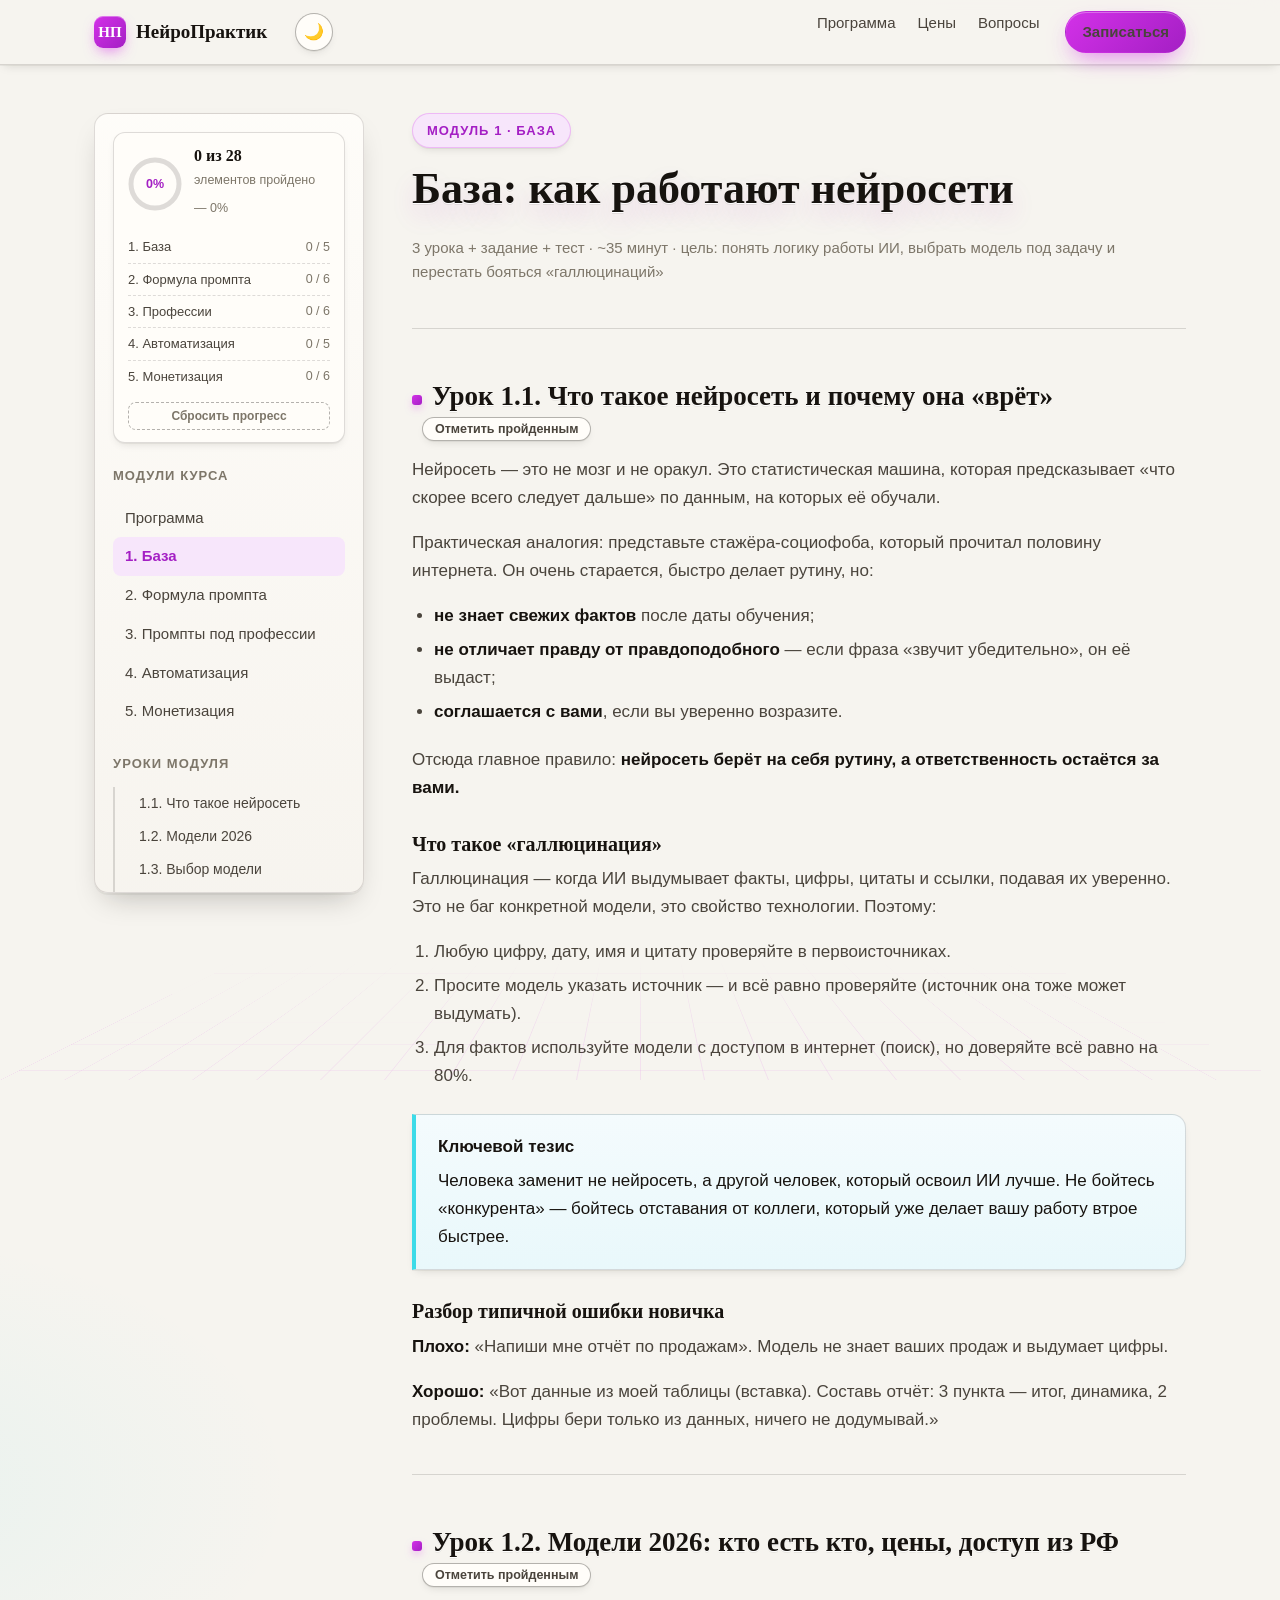
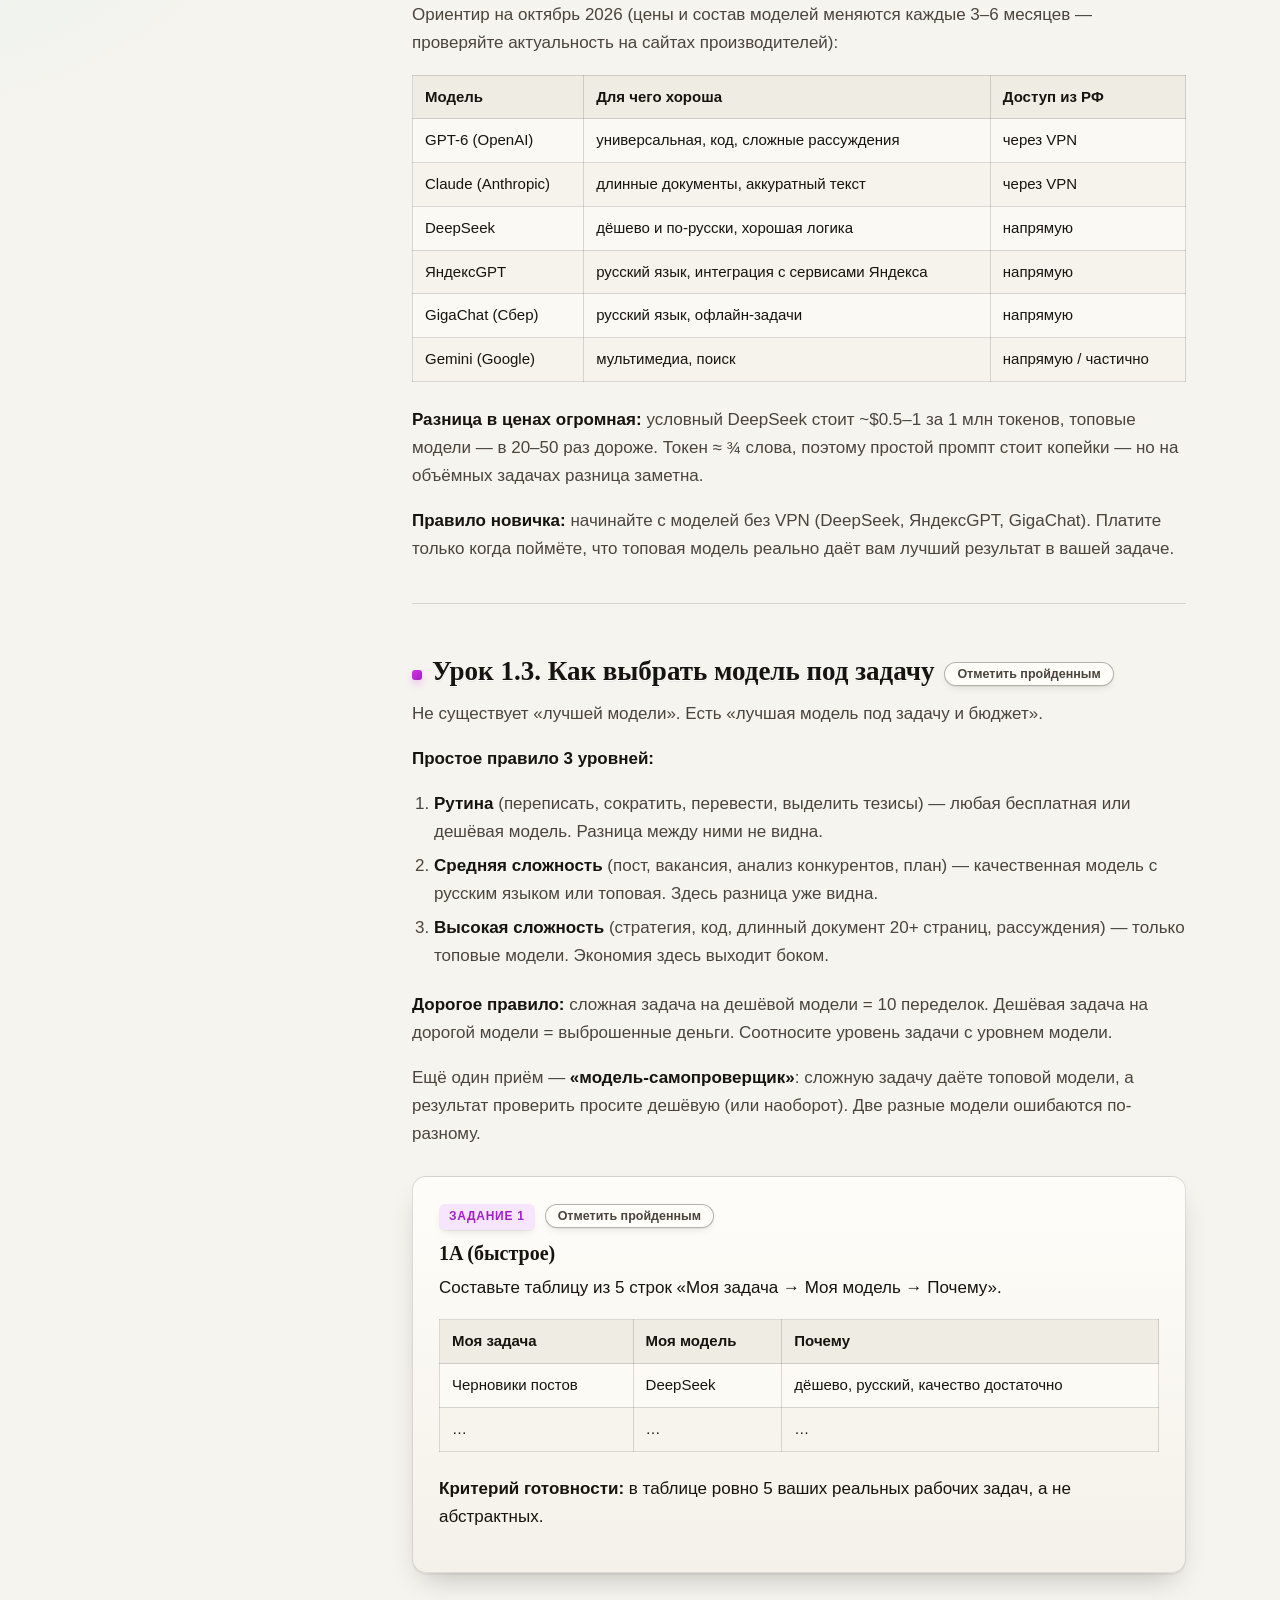
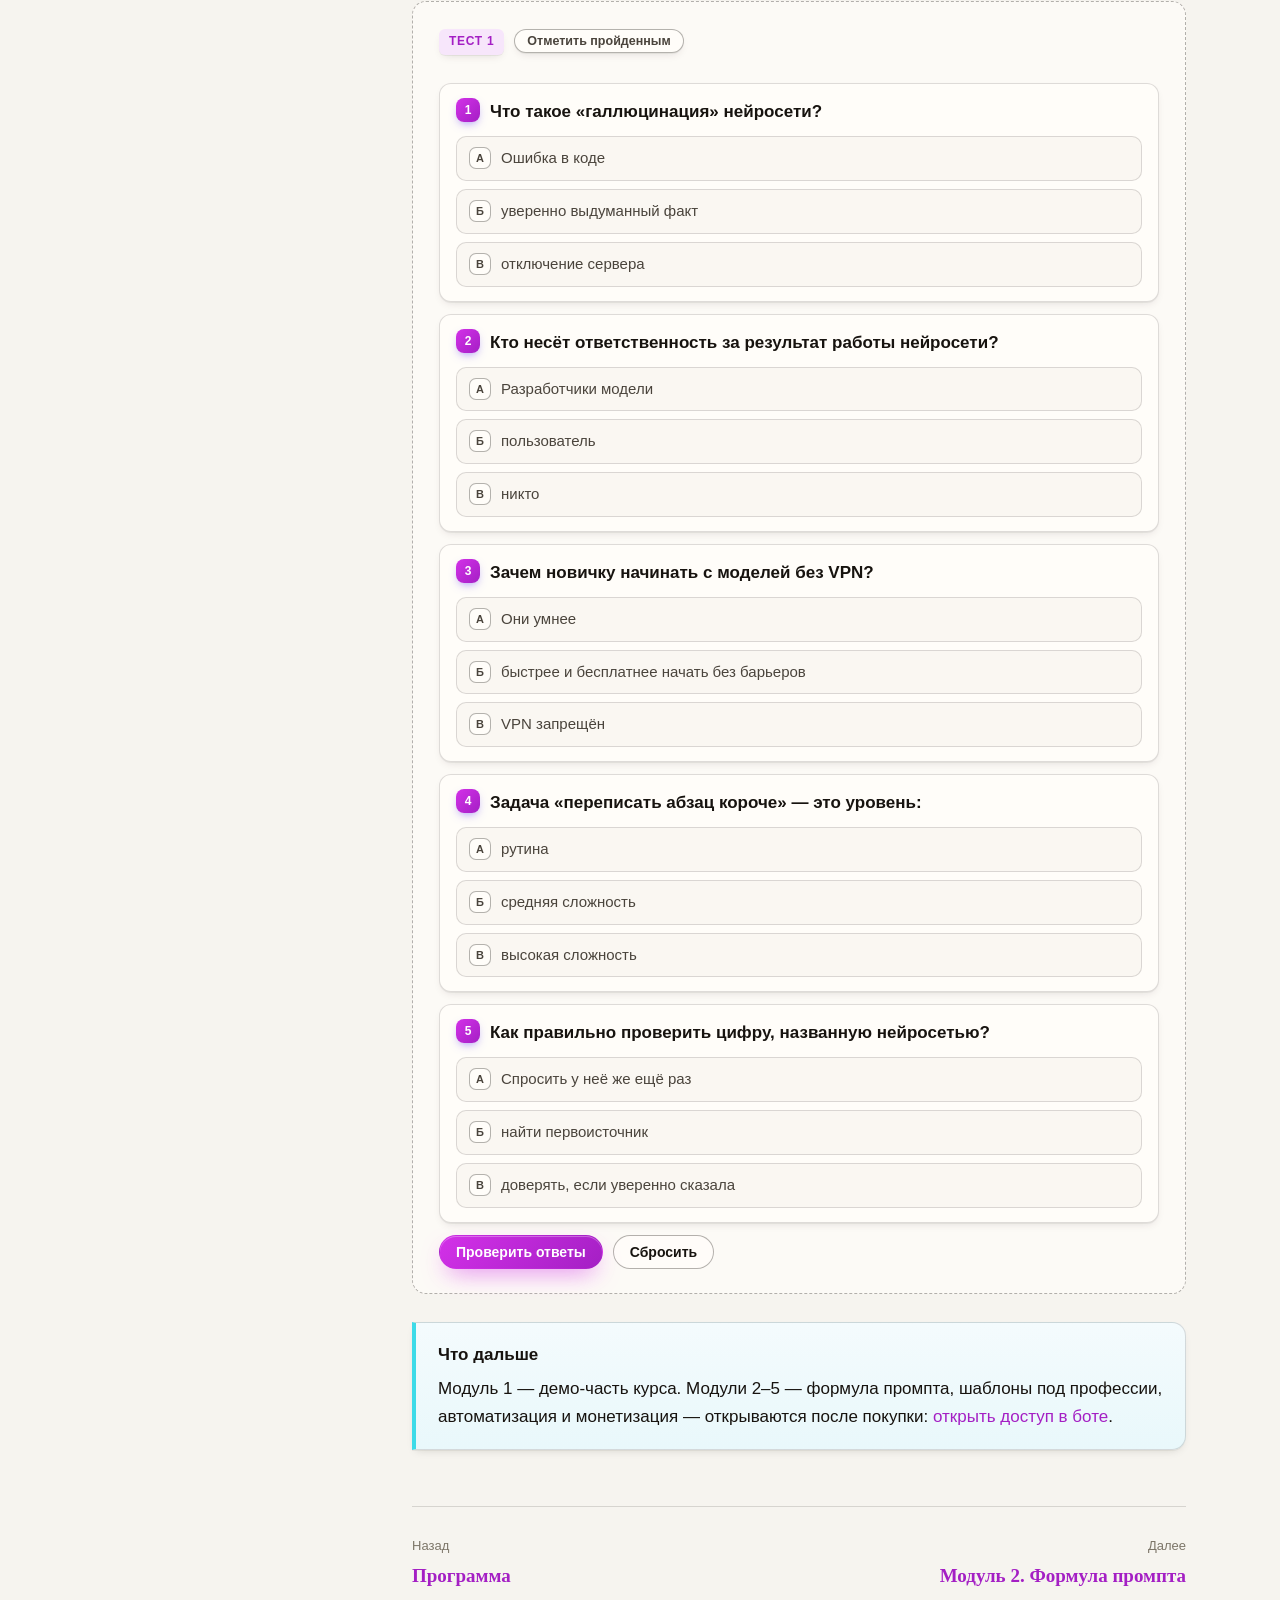
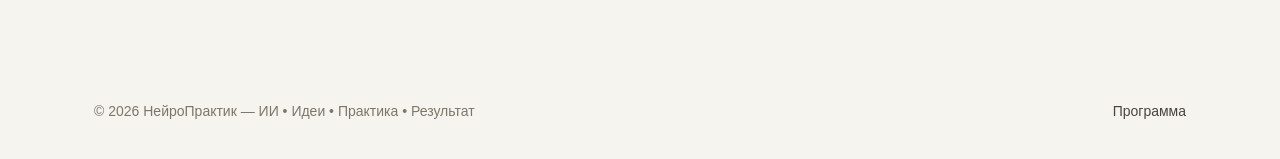
<file: kurs/modul-1.html>
<!DOCTYPE html>
<html lang="ru">
<head>
  <meta charset="UTF-8">
  <meta name="viewport" content="width=device-width, initial-scale=1.0">
  <script>try{var t=localStorage.getItem('np-theme');if(!t)t=window.matchMedia&&matchMedia('(prefers-color-scheme: dark)').matches?'dark':'light';document.documentElement.setAttribute('data-theme',t);}catch(e){}</script>
  <script src="../assets/js/access-hash.js"></script>
  <title>Модуль 1. База: как работают нейросети — НейроПрактик 2026</title>
  <link rel="icon" type="image/svg+xml" href="../assets/img/favicon.svg">
  <link rel="stylesheet" href="../assets/css/style.css">
  <link rel="stylesheet" href="../assets/css/course.css">
</head>
<body>

<div class="progress" id="progress"></div>

<nav class="nav">
  <div class="wrap nav-inner">
    <a class="brand" href="../index.html"><span class="brand-mark">НП</span>НейроПрактик</a>
    <button class="burger" id="burger" aria-label="Меню">☰</button>
    <div class="nav-links" id="navLinks">
      <a href="index.html">Программа</a>
      <a href="../index.html#pricing">Цены</a>
      <a href="../index.html#faq">Вопросы</a>
      <a class="btn btn-primary btn-small nav-cta" href="../index.html#pricing">Записаться</a>
    </div>
  </div>
</nav>

<main class="wrap">
  <div class="course-layout">

    <aside class="toc">
      <div class="toc-title">Модули курса</div>
      <ul class="toc-list">
        <li><a href="index.html">Программа</a></li>
        <li><a class="active" href="modul-1.html">1. База</a></li>
        <li><a href="modul-2.html">2. Формула промпта</a></li>
        <li><a href="modul-3.html">3. Промпты под профессии</a></li>
        <li><a href="modul-4.html">4. Автоматизация</a></li>
        <li><a href="modul-5.html">5. Монетизация</a></li>
      </ul>
      <div class="toc-title">Уроки модуля</div>
      <ul class="toc-list toc-lessons">
        <li><a class="active" href="#lesson-1-1">1.1. Что такое нейросеть</a></li>
        <li><a href="#lesson-1-2">1.2. Модели 2026</a></li>
        <li><a href="#lesson-1-3">1.3. Выбор модели</a></li>
        <li><a href="#task-1">Задание 1</a></li>
        <li><a href="#test-1">Тест 1</a></li>
      </ul>
    </aside>

    <article class="lesson-body">
      <header class="lesson-header">
        <span class="eyebrow">Модуль 1 · База</span>
        <h1>База: как работают нейросети</h1>
        <p class="lesson-meta">3 урока + задание + тест · ~35 минут · цель: понять логику работы ИИ, выбрать модель под задачу и перестать бояться «галлюцинаций»</p>
      </header>

      <h2 id="lesson-1-1">Урок 1.1. Что такое нейросеть и почему она «врёт»</h2>

      <p>Нейросеть — это не мозг и не оракул. Это статистическая машина, которая предсказывает «что скорее всего следует дальше» по данным, на которых её обучали.</p>

      <p>Практическая аналогия: представьте стажёра-социофоба, который прочитал половину интернета. Он очень старается, быстро делает рутину, но:</p>
      <ul>
        <li><strong>не знает свежих фактов</strong> после даты обучения;</li>
        <li><strong>не отличает правду от правдоподобного</strong> — если фраза «звучит убедительно», он её выдаст;</li>
        <li><strong>соглашается с вами</strong>, если вы уверенно возразите.</li>
      </ul>

      <p>Отсюда главное правило: <strong>нейросеть берёт на себя рутину, а ответственность остаётся за вами.</strong></p>

      <h3>Что такое «галлюцинация»</h3>
      <p>Галлюцинация — когда ИИ выдумывает факты, цифры, цитаты и ссылки, подавая их уверенно. Это не баг конкретной модели, это свойство технологии. Поэтому:</p>
      <ol>
        <li>Любую цифру, дату, имя и цитату проверяйте в первоисточниках.</li>
        <li>Просите модель указать источник — и всё равно проверяйте (источник она тоже может выдумать).</li>
        <li>Для фактов используйте модели с доступом в интернет (поиск), но доверяйте всё равно на 80%.</li>
      </ol>

      <div class="callout reveal">
        <div class="callout-title">Ключевой тезис</div>
        <p>Человека заменит не нейросеть, а другой человек, который освоил ИИ лучше. Не бойтесь «конкурента» — бойтесь отставания от коллеги, который уже делает вашу работу втрое быстрее.</p>
      </div>

      <h3>Разбор типичной ошибки новичка</h3>
      <p><strong>Плохо:</strong> «Напиши мне отчёт по продажам». Модель не знает ваших продаж и выдумает цифры.</p>
      <p><strong>Хорошо:</strong> «Вот данные из моей таблицы (вставка). Составь отчёт: 3 пункта — итог, динамика, 2 проблемы. Цифры бери только из данных, ничего не додумывай.»</p>

      <hr>

      <h2 id="lesson-1-2">Урок 1.2. Модели 2026: кто есть кто, цены, доступ из РФ</h2>

      <p>Ориентир на октябрь 2026 (цены и состав моделей меняются каждые 3–6 месяцев — проверяйте актуальность на сайтах производителей):</p>

      <div class="table-scroll">
        <table>
          <thead><tr><th>Модель</th><th>Для чего хороша</th><th>Доступ из РФ</th></tr></thead>
          <tbody>
            <tr><td>GPT-6 (OpenAI)</td><td>универсальная, код, сложные рассуждения</td><td>через VPN</td></tr>
            <tr><td>Claude (Anthropic)</td><td>длинные документы, аккуратный текст</td><td>через VPN</td></tr>
            <tr><td>DeepSeek</td><td>дёшево и по-русски, хорошая логика</td><td>напрямую</td></tr>
            <tr><td>ЯндексGPT</td><td>русский язык, интеграция с сервисами Яндекса</td><td>напрямую</td></tr>
            <tr><td>GigaChat (Сбер)</td><td>русский язык, офлайн-задачи</td><td>напрямую</td></tr>
            <tr><td>Gemini (Google)</td><td>мультимедиа, поиск</td><td>напрямую / частично</td></tr>
          </tbody>
        </table>
      </div>

      <p><strong>Разница в ценах огромная:</strong> условный DeepSeek стоит ~$0.5–1 за 1 млн токенов, топовые модели — в 20–50 раз дороже. Токен ≈ ¾ слова, поэтому простой промпт стоит копейки — но на объёмных задачах разница заметна.</p>

      <p><strong>Правило новичка:</strong> начинайте с моделей без VPN (DeepSeek, ЯндексGPT, GigaChat). Платите только когда поймёте, что топовая модель реально даёт вам лучший результат в вашей задаче.</p>

      <hr>

      <h2 id="lesson-1-3">Урок 1.3. Как выбрать модель под задачу</h2>

      <p>Не существует «лучшей модели». Есть «лучшая модель под задачу и бюджет».</p>

      <p><strong>Простое правило 3 уровней:</strong></p>
      <ol>
        <li><strong>Рутина</strong> (переписать, сократить, перевести, выделить тезисы) — любая бесплатная или дешёвая модель. Разница между ними не видна.</li>
        <li><strong>Средняя сложность</strong> (пост, вакансия, анализ конкурентов, план) — качественная модель с русским языком или топовая. Здесь разница уже видна.</li>
        <li><strong>Высокая сложность</strong> (стратегия, код, длинный документ 20+ страниц, рассуждения) — только топовые модели. Экономия здесь выходит боком.</li>
      </ol>

      <p><strong>Дорогое правило:</strong> сложная задача на дешёвой модели = 10 переделок. Дешёвая задача на дорогой модели = выброшенные деньги. Соотносите уровень задачи с уровнем модели.</p>

      <p>Ещё один приём — <strong>«модель-самопроверщик»</strong>: сложную задачу даёте топовой модели, а результат проверить просите дешёвую (или наоборот). Две разные модели ошибаются по-разному.</p>

      <div class="task reveal" id="task-1">
        <span class="task-tag">Задание 1</span>
        <h3>1A (быстрое)</h3>
        <p>Составьте таблицу из 5 строк «Моя задача → Моя модель → Почему».</p>
        <div class="table-scroll">
          <table>
            <thead><tr><th>Моя задача</th><th>Моя модель</th><th>Почему</th></tr></thead>
            <tbody>
              <tr><td>Черновики постов</td><td>DeepSeek</td><td>дёшево, русский, качество достаточно</td></tr>
              <tr><td>…</td><td>…</td><td>…</td></tr>
            </tbody>
          </table>
        </div>
        <p><strong>Критерий готовности:</strong> в таблице ровно 5 ваших реальных рабочих задач, а не абстрактных.</p>
      </div>

      <div class="test reveal" id="test-1">
        <span class="task-tag">Тест 1</span>
        <ol>
          <li>Что такое «галлюцинация» нейросети?
            <ul><li>а) Ошибка в коде; б) уверенно выдуманный факт; в) отключение сервера.</li></ul>
          </li>
          <li>Кто несёт ответственность за результат работы нейросети?
            <ul><li>а) Разработчики модели; б) пользователь; в) никто.</li></ul>
          </li>
          <li>Зачем новичку начинать с моделей без VPN?
            <ul><li>а) Они умнее; б) быстрее и бесплатнее начать без барьеров; в) VPN запрещён.</li></ul>
          </li>
          <li>Задача «переписать абзац короче» — это уровень:
            <ul><li>а) рутина; б) средняя сложность; в) высокая сложность.</li></ul>
          </li>
          <li>Как правильно проверить цифру, названную нейросетью?
            <ul><li>а) Спросить у неё же ещё раз; б) найти первоисточник; в) доверять, если уверенно сказала.</li></ul>
          </li>
        </ol>
        <p class="test-answer">Ответы: 1-б, 2-б, 3-б, 4-а, 5-б.</p>
      </div>

      <div class="callout reveal">
        <div class="callout-title">Что дальше</div>
        <p>Модуль 1 — демо-часть курса. Модули 2–5 — формула промпта, шаблоны под профессии, автоматизация и монетизация — открываются после покупки: <a href="https://t.me/neuropraktik_rubot?start=buy_standard" target="_blank" rel="noopener">открыть доступ в боте</a>.</p>
      </div>

      <nav class="pager">
        <a href="index.html">
          <span class="pager-label">Назад</span>
          <span class="pager-title">Программа</span>
        </a>
        <a class="next" href="modul-2.html">
          <span class="pager-label">Далее</span>
          <span class="pager-title">Модуль 2. Формула промпта</span>
        </a>
      </nav>
    </article>
  </div>
</main>

<footer class="footer">
  <div class="wrap footer-inner">
    <span>© 2026 НейроПрактик — ИИ • Идеи • Практика • Результат</span>
    <span><a href="index.html">Программа</a></span>
  </div>
</footer>

<script src="../assets/js/app.js"></script>
<script src="../assets/js/course.js"></script>
<script src="../assets/js/access.js"></script>
</body>
</html>
</file>
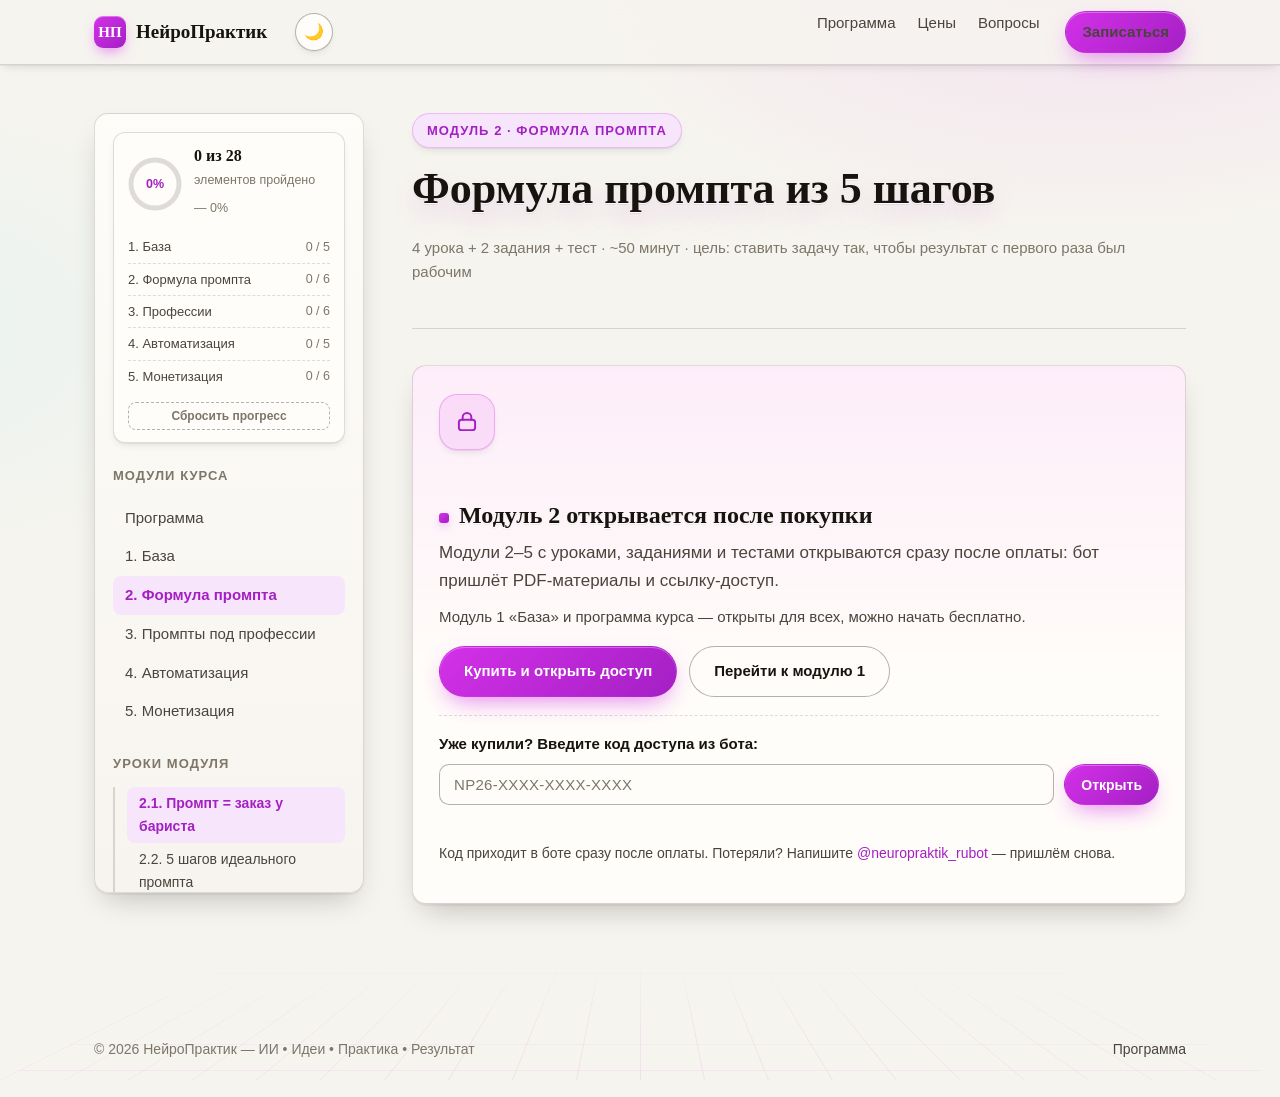
<file: kurs/modul-2.html>
<!DOCTYPE html>
<html lang="ru">
<head>
  <meta charset="UTF-8">
  <meta name="viewport" content="width=device-width, initial-scale=1.0">
  <script>try{var t=localStorage.getItem('np-theme');if(!t)t=window.matchMedia&&matchMedia('(prefers-color-scheme: dark)').matches?'dark':'light';document.documentElement.setAttribute('data-theme',t);}catch(e){}</script>
  <meta name="robots" content="noindex">
  <script src="../assets/js/access-hash.js"></script>
  <title>Модуль 2. Формула промпта из 5 шагов — НейроПрактик 2026</title>
  <link rel="icon" type="image/svg+xml" href="../assets/img/favicon.svg">
  <link rel="stylesheet" href="../assets/css/style.css">
  <link rel="stylesheet" href="../assets/css/course.css">
</head>
<body>

<div class="progress" id="progress"></div>

<nav class="nav">
  <div class="wrap nav-inner">
    <a class="brand" href="../index.html"><span class="brand-mark">НП</span>НейроПрактик</a>
    <button class="burger" id="burger" aria-label="Меню">☰</button>
    <div class="nav-links" id="navLinks">
      <a href="index.html">Программа</a>
      <a href="../index.html#pricing">Цены</a>
      <a href="../index.html#faq">Вопросы</a>
      <a class="btn btn-primary btn-small nav-cta" href="../index.html#pricing">Записаться</a>
    </div>
  </div>
</nav>

<main class="wrap">
  <div class="course-layout">

    <aside class="toc">
      <div class="toc-title">Модули курса</div>
      <ul class="toc-list">
        <li><a href="index.html">Программа</a></li>
        <li><a href="modul-1.html">1. База</a></li>
        <li><a class="active" href="modul-2.html">2. Формула промпта</a></li>
        <li><a href="modul-3.html">3. Промпты под профессии</a></li>
        <li><a href="modul-4.html">4. Автоматизация</a></li>
        <li><a href="modul-5.html">5. Монетизация</a></li>
      </ul>
      <div class="toc-title">Уроки модуля</div>
      <ul class="toc-list toc-lessons">
        <li><a class="active" href="#lesson-2-1">2.1. Промпт = заказ у бариста</a></li>
        <li><a href="#lesson-2-2">2.2. 5 шагов идеального промпта</a></li>
        <li><a href="#lesson-2-3">2.3. Роль, референс, обратная связь</a></li>
        <li><a href="#lesson-2-4">2.4. Факт-чек и анти-галлюцинации</a></li>
        <li><a href="#task-2">Задания 2</a></li>
        <li><a href="#test-2">Тест 2</a></li>
      </ul>
    </aside>

    <article class="lesson-body">
      <header class="lesson-header">
        <span class="eyebrow">Модуль 2 · Формула промпта</span>
        <h1>Формула промпта из 5 шагов</h1>
        <p class="lesson-meta">4 урока + 2 задания + тест · ~50 минут · цель: ставить задачу так, чтобы результат с первого раза был рабочим</p>
      </header>

      <div class="lock-card">
        <div class="lock-icon" aria-hidden="true"><svg viewBox="0 0 24 24" fill="none" aria-hidden="true" xmlns="http://www.w3.org/2000/svg"><rect x="4.5" y="10" width="15" height="9.5" rx="2.5" stroke="currentColor" stroke-width="1.8"/><path d="M8 10V7.6a4 4 0 0 1 8 0V10" stroke="currentColor" stroke-width="1.8" stroke-linecap="round"/></svg></div>
        <h2>Модуль 2 открывается после покупки</h2>
        <p>Модули 2–5 с уроками, заданиями и тестами открываются сразу после оплаты: бот пришлёт PDF-материалы и ссылку-доступ.</p>
        <p class="lock-note">Модуль 1 «База» и программа курса — открыты для всех, можно начать бесплатно.</p>
        <div class="lock-actions">
          <a class="btn btn-primary" href="https://t.me/neuropraktik_rubot?start=buy_standard" target="_blank" rel="noopener">Купить и открыть доступ</a>
          <a class="btn btn-ghost" href="modul-1.html">Перейти к модулю 1</a>
        </div>
        <form class="unlock-form" id="unlockForm" autocomplete="off">
          <label for="unlockKey">Уже купили? Введите код доступа из бота:</label>
          <div class="unlock-row">
            <input id="unlockKey" type="text" name="key" placeholder="NP26-XXXX-XXXX-XXXX" spellcheck="false">
            <button class="btn btn-primary btn-small" type="submit">Открыть</button>
          </div>
          <p class="unlock-msg" id="unlockMsg" role="status" aria-live="polite"></p>
        </form>
        <p class="lock-help">Код приходит в боте сразу после оплаты. Потеряли? Напишите <a href="https://t.me/neuropraktik_rubot" target="_blank" rel="noopener">@neuropraktik_rubot</a> — пришлём снова.</p>
        <noscript><p class="lock-help">Для проверки доступа включите JavaScript — или напишите в бот, поможем открыть вручную.</p></noscript>
      </div>

      <div class="gate-content">

      <h2 id="lesson-2-1">Урок 2.1. Промпт = заказ у бариста</h2>

      <p>Аналогия, которая объясняет всё: промпт для нейросети — как заказ у кофейни.</p>
      <ul>
        <li>«Кофе» → бариста убьют вопросами (какой? с чем? горячий?) — вы получите то, что он решит за вас.</li>
        <li>«Капучино на овсяном, средний, с собой» → моментально точный результат.</li>
      </ul>

      <p>С нейросетью так же. «Напиши пост» — это «кофе». Модель выдаст серый текст «ни о чём»: без вашего контекста, без аудитории, без стиля.</p>

      <p>Плохой промпт ≠ плохая модель. <strong>90% плохих результатов — это плохая постановка задачи</strong>, а не слабый ИИ.</p>

      <p>Инверсия этой идеи работает и в обратную сторону: если результат ужасный — не меняйте модель, сначала перепишите промпт.</p>

      <hr>

      <h2 id="lesson-2-2">Урок 2.2. 5 шагов идеального промпта</h2>

      <h3>Шаг 1. Контекст — что происходит?</h3>
      <p>Что за ситуация, какие данные, какая задача стоит. Без контекста модель достаёт «средний по интернету» ответ.</p>
      <blockquote><p>«Малый бизнес по ремонту квартир в Казани, 3 мастера, средний чек 80 тыс. ₽…»</p></blockquote>

      <h3>Шаг 2. Целевая аудитория — кто читает?</h3>
      <p>Один и тот же текст для CEO и для новичка — два разных текста.</p>
      <blockquote><p>«…аудитория: владельцы квартир 30–45 лет, впервые делают ремонт.»</p></blockquote>

      <h3>Шаг 3. Tone of Voice — как должен звучать?</h3>
      <p>Дружелюбно / экспертно / сухо / с юмором. Или дайте образец: «стиль как у этого текста: (вставка)».</p>
      <blockquote><p>«…дружелюбно, без канцелярита, с конкретикой.»</p></blockquote>

      <h3>Шаг 4. Формат ответа — в каком виде?</h3>
      <p>Список, таблица, 3 пункта, письмо, 500 знаков. Без этого получите простыню.</p>
      <blockquote><p>«…3 пункта по 2–3 предложения, в конце один призыв к действию.»</p></blockquote>

      <h3>Шаг 5. Ограничения — чего не должно быть?</h3>
      <p>Что запрещено: воды, эмодзи, клише «в мире цифровых технологий», выдуманных фактов.</p>
      <blockquote><p>«…без общих фраз, без эмодзи, цифры только реальные.»</p></blockquote>

      <h3>Итоговый шаблон</h3>
      <pre><code>Контекст: [ситуация, данные]
Аудитория: [кто читает]
Тон: [стиль]
Формат: [структура и объём]
Ограничения: [чего не должно быть]
Задача: [сама просьба]</code></pre>

      <p>Разница видна сразу:</p>
      <ul>
        <li>❌ «Напиши пост про ремонт квартир»</li>
        <li>✅ Полный шаблон выше → текст, который можно публиковать после правки.</li>
      </ul>

      <hr>

      <h2 id="lesson-2-3">Урок 2.3. Роль, референс, обратная связь</h2>

      <p>Три приёма, поднимающие точность на уровень выше.</p>

      <h3>1. Задать роль</h3>
      <p>«Ты — маркетолог с 10-летним опытом в услугах для дома…» Роль задаёт словарный запас, глубину и типичные ошибки, которых модель будет избегать. Работает не всегда, но почти никогда не вредит.</p>

      <h3>2. Дать референс</h3>
      <p>Покажите образец: «Вот пост, который залетел: (вставка). Сделай по этой же структуре, но про другую тему». Референс сильнее любого описания стиля — модель копирует структуру точнее, чем следует инструкциям.</p>

      <h3>3. Обратная связь (итерации)</h3>
      <p>Не переписывайте промпт с нуля — правьте результат:</p>
      <ul>
        <li>«Слишком официально, сделай на 30% проще»</li>
        <li>«Второй пункт убери, третий раздвинь на два»</li>
        <li>«Добавь конкретику по срокам»</li>
      </ul>
      <p>2–3 итерации почти всегда дают лучший результат, чем один «идеальный» промпт.</p>

      <div class="callout reveal">
        <div class="callout-title">Миф: чаевые нейросети</div>
        <p>Расхожее мнение «напиши в конце "спасибо" — будет ответ лучше» — не подтверждено. Вежливость не влияет на качество. Влияют инструкция, данные и итерации.</p>
      </div>

      <hr>

      <h2 id="lesson-2-4">Урок 2.4. Факт-чек и анти-галлюцинации</h2>

      <p>Практика работы с фактами из модуля 1, теперь — инструментами промпт-инжиниринга.</p>

      <p><strong>Приём 1. Попросите отделить факты от мнений:</strong></p>
      <blockquote><p>«В конце ответа выдели раздел "Проверить": список утверждений, которые нужно проверить в первоисточниках.»</p></blockquote>

      <p><strong>Приём 2. Запретите выдумывать:</strong></p>
      <blockquote><p>«Если не уверен в цифре — напиши "нет данных", не придумывай.»</p></blockquote>

      <p><strong>Приём 3. Явный факт-чек:</strong></p>
      <blockquote><p>«Теперь проверь свой ответ: найди 3 самых слабых утверждения и объясни, почему они могут быть неверны.»</p></blockquote>

      <p><strong>Приём 4. Данные в, данные out:</strong></p>
      <p>Для задач с цифрами — вставляйте исходные данные прямо в промпт и запрещайте выходить за их рамки.</p>

      <p>Правило: <strong>чем ответственнее результат (договор, цена, медицина, юрлицо), тем короче должен быть путь «проверка → публикация».</strong></p>

      <div class="task reveal" id="task-2">
        <span class="task-tag">Задания 2</span>
        <h3>2A (быстрое)</h3>
        <p>Возьмите 3 своих реальных промпта, которые давали плохой результат, и перепишите по шаблону 5 шагов. Сохраните старую и новую версию рядом — разница и есть ваш прогресс.</p>
        <h3>2B (проектное)</h3>
        <p>Соберите один <strong>универсальный рабочий шаблон</strong> под свою основную задачу (пост / письмо / вакансия / отчёт) — с пустыми полями, которые вы заполняете за 2 минуты. Этот шаблон вы будете использовать каждый день.</p>
        <p><strong>Критерий готовности 2B:</strong> шаблон помещается на экран телефона и содержит все 5 шагов.</p>
      </div>

      <div class="test reveal" id="test-2">
        <span class="task-tag">Тест 2</span>
        <ol>
          <li>Главная причина плохого ответа нейросети — это:
            <ul><li>а) слабая модель; б) плохая постановка задачи; в) плохой интернет.</li></ul>
          </li>
          <li>Какой из 5 шагов отвечает за «список из 3 пунктов, по 2 предложения»?
            <ul><li>а) контекст; б) тон; в) формат.</li></ul>
          </li>
          <li>Что сильнее влияет на стиль ответа?
            <ul><li>а) Описание «пиши красиво»; б) референс-образец; в) просьба вежливо.</li></ul>
          </li>
          <li>Как бороться с выдуманными цифрами?
            <ul><li>а) Запретить их: «если не уверен — нет данных»; б) переспросить; в) не использовать цифры вовсе.</li></ul>
          </li>
          <li>«Напиши в конце спасибо — будет лучше» — это:
            <ul><li>а) работающий приём; б) миф; в) часть формулы 5 шагов.</li></ul>
          </li>
        </ol>
        <p class="test-answer">Ответы: 1-б, 2-в, 3-б, 4-а, 5-б.</p>
      </div>

      <nav class="pager">
        <a href="modul-1.html">
          <span class="pager-label">Назад</span>
          <span class="pager-title">Модуль 1. База</span>
        </a>
        <a class="next" href="modul-3.html">
          <span class="pager-label">Далее</span>
          <span class="pager-title">Модуль 3. Профессии</span>
        </a>
      </nav>
      </div><!-- /gate-content -->
    </article>
  </div>
</main>

<footer class="footer">
  <div class="wrap footer-inner">
    <span>© 2026 НейроПрактик — ИИ • Идеи • Практика • Результат</span>
    <span><a href="index.html">Программа</a></span>
  </div>
</footer>

<script src="../assets/js/app.js"></script>
<script src="../assets/js/course.js"></script>
<script src="../assets/js/access.js"></script>
</body>
</html>
</file>
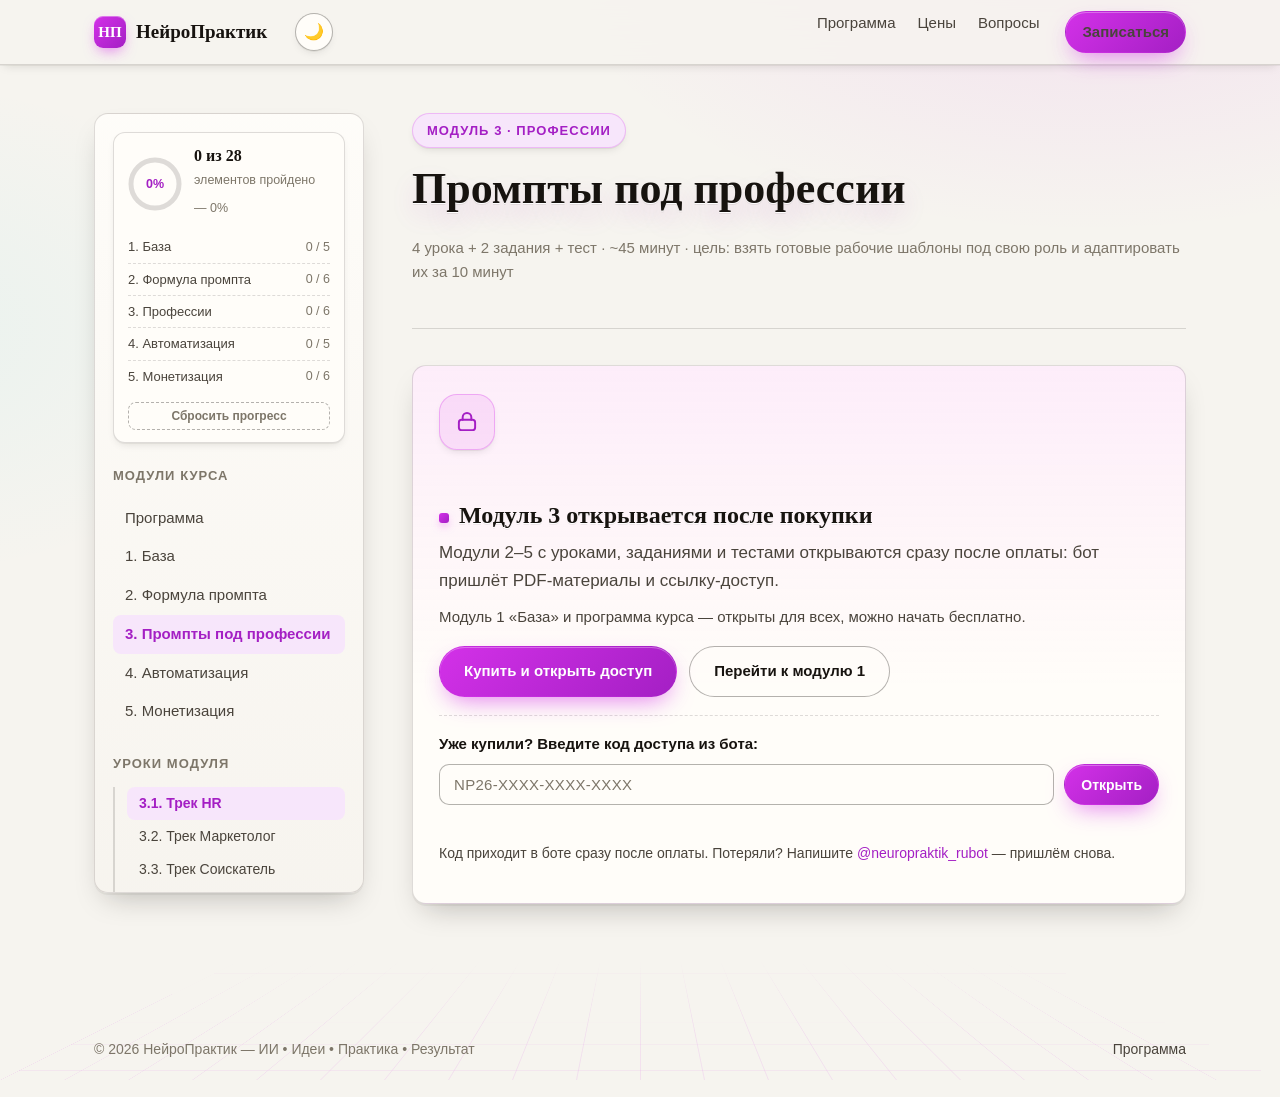
<file: kurs/modul-3.html>
<!DOCTYPE html>
<html lang="ru">
<head>
  <meta charset="UTF-8">
  <meta name="viewport" content="width=device-width, initial-scale=1.0">
  <script>try{var t=localStorage.getItem('np-theme');if(!t)t=window.matchMedia&&matchMedia('(prefers-color-scheme: dark)').matches?'dark':'light';document.documentElement.setAttribute('data-theme',t);}catch(e){}</script>
  <meta name="robots" content="noindex">
  <script src="../assets/js/access-hash.js"></script>
  <title>Модуль 3. Промпты под профессии — НейроПрактик 2026</title>
  <link rel="icon" type="image/svg+xml" href="../assets/img/favicon.svg">
  <link rel="stylesheet" href="../assets/css/style.css">
  <link rel="stylesheet" href="../assets/css/course.css">
</head>
<body>

<div class="progress" id="progress"></div>

<nav class="nav">
  <div class="wrap nav-inner">
    <a class="brand" href="../index.html"><span class="brand-mark">НП</span>НейроПрактик</a>
    <button class="burger" id="burger" aria-label="Меню">☰</button>
    <div class="nav-links" id="navLinks">
      <a href="index.html">Программа</a>
      <a href="../index.html#pricing">Цены</a>
      <a href="../index.html#faq">Вопросы</a>
      <a class="btn btn-primary btn-small nav-cta" href="../index.html#pricing">Записаться</a>
    </div>
  </div>
</nav>

<main class="wrap">
  <div class="course-layout">

    <aside class="toc">
      <div class="toc-title">Модули курса</div>
      <ul class="toc-list">
        <li><a href="index.html">Программа</a></li>
        <li><a href="modul-1.html">1. База</a></li>
        <li><a href="modul-2.html">2. Формула промпта</a></li>
        <li><a class="active" href="modul-3.html">3. Промпты под профессии</a></li>
        <li><a href="modul-4.html">4. Автоматизация</a></li>
        <li><a href="modul-5.html">5. Монетизация</a></li>
      </ul>
      <div class="toc-title">Уроки модуля</div>
      <ul class="toc-list toc-lessons">
        <li><a class="active" href="#lesson-3-1">3.1. Трек HR</a></li>
        <li><a href="#lesson-3-2">3.2. Трек Маркетолог</a></li>
        <li><a href="#lesson-3-3">3.3. Трек Соискатель</a></li>
        <li><a href="#lesson-3-4">3.4. Адаптация чужого промпта</a></li>
        <li><a href="#task-3">Задания 3</a></li>
        <li><a href="#test-3">Тест 3</a></li>
      </ul>
    </aside>

    <article class="lesson-body">
      <header class="lesson-header">
        <span class="eyebrow">Модуль 3 · Профессии</span>
        <h1>Промпты под профессии</h1>
        <p class="lesson-meta">4 урока + 2 задания + тест · ~45 минут · цель: взять готовые рабочие шаблоны под свою роль и адаптировать их за 10 минут</p>
      </header>

      <div class="lock-card">
        <div class="lock-icon" aria-hidden="true"><svg viewBox="0 0 24 24" fill="none" aria-hidden="true" xmlns="http://www.w3.org/2000/svg"><rect x="4.5" y="10" width="15" height="9.5" rx="2.5" stroke="currentColor" stroke-width="1.8"/><path d="M8 10V7.6a4 4 0 0 1 8 0V10" stroke="currentColor" stroke-width="1.8" stroke-linecap="round"/></svg></div>
        <h2>Модуль 3 открывается после покупки</h2>
        <p>Модули 2–5 с уроками, заданиями и тестами открываются сразу после оплаты: бот пришлёт PDF-материалы и ссылку-доступ.</p>
        <p class="lock-note">Модуль 1 «База» и программа курса — открыты для всех, можно начать бесплатно.</p>
        <div class="lock-actions">
          <a class="btn btn-primary" href="https://t.me/neuropraktik_rubot?start=buy_standard" target="_blank" rel="noopener">Купить и открыть доступ</a>
          <a class="btn btn-ghost" href="modul-1.html">Перейти к модулю 1</a>
        </div>
        <form class="unlock-form" id="unlockForm" autocomplete="off">
          <label for="unlockKey">Уже купили? Введите код доступа из бота:</label>
          <div class="unlock-row">
            <input id="unlockKey" type="text" name="key" placeholder="NP26-XXXX-XXXX-XXXX" spellcheck="false">
            <button class="btn btn-primary btn-small" type="submit">Открыть</button>
          </div>
          <p class="unlock-msg" id="unlockMsg" role="status" aria-live="polite"></p>
        </form>
        <p class="lock-help">Код приходит в боте сразу после оплаты. Потеряли? Напишите <a href="https://t.me/neuropraktik_rubot" target="_blank" rel="noopener">@neuropraktik_rubot</a> — пришлём снова.</p>
        <noscript><p class="lock-help">Для проверки доступа включите JavaScript — или напишите в бот, поможем открыть вручную.</p></noscript>
      </div>

      <div class="gate-content">

      <h2 id="lesson-3-1">Урок 3.1. Трек HR: вакансии, резюме, отказы, онбординг</h2>

      <p>Полный пакет — <code>products/prompts-hr.md</code> (30 шаблонов). Ключевые сценарии:</p>

      <p><strong>1. Вакансия.</strong> Вход: название роли, 5–7 задач, зарплатная вилка, стек/требования. Выход: заголовок + описание + требования + условия. Формула 5 шагов здесь почти не нужна — достаточно данных, а структуру задаёт формат.</p>
      <blockquote><p>«Из черновика собери вакансию: 1) кто мы одной строкой, 2) 5 задач, 3) must-have список из 4 пунктов, 4) nice-to-have, 5) условия. Тон — деловой, без "молодой дружной команды".»</p></blockquote>

      <p><strong>2. Скрининг резюме.</strong> Ключевой приём — <strong>критерии в промпте, а не в голове</strong>:</p>
      <blockquote><p>«Вот описание вакансии и 3 резюме. Оцени каждое по 4 критериям (опыт, стек, достижения, релевантность) от 1 до 5 в таблице. Потом — вывод: кого звать первым и почему одной фразой.»</p></blockquote>

      <p><strong>3. Отказ кандидату.</strong> Тон здесь — главная ценность:</p>
      <blockquote><p>«Напиши отказ кандидату: коротко, с уважением, с одной причиной по существу и приглашением вернуться через полгода. Без штампов "мы выбрали другого кандидата" в чистом виде, без обещаний, которых не выполним.»</p></blockquote>

      <p><strong>4. Онбординг:</strong> план первого дня/недели новичка из задач руководителя.</p>

      <hr>

      <h2 id="lesson-3-2">Урок 3.2. Трек Маркетолог: контент-план, посты, ЦА, стратегия</h2>

      <p>Полный пакет — <code>products/prompts-marketing.md</code> (40 шаблонов).</p>

      <p><strong>1. Портрет целевой аудитории.</strong> Самый недооценённый промпт:</p>
      <blockquote><p>«Составь портрет ЦА для [продукт]: 3 сегмента, по каждому — боль, где ищет информацию, 3 возражения против покупки, триггер решения. Формат: таблица.»</p></blockquote>
      <p>Этот результат — фундамент для всех следующих промптов: вставляйте «боль и возражения» в тексты писем и постов.</p>

      <p><strong>2. Контент-план на неделю:</strong></p>
      <blockquote><p>«На основе портрета ЦА (вставка) сделай контент-план на 7 дней: тема, формат, цель поста (продать/развлечь/научить), 1 строка сюжета. Чередуй цели.»</p></blockquote>

      <p><strong>3. Продающее письмо по формуле:</strong></p>
      <blockquote><p>«Напиши письмо по схеме: боль (2 предложения) → решение (3 преимущества с конкретикой) → доказательство (кейс/цифра) → призыв со сроком. Объём 600 знаков.»</p></blockquote>

      <p><strong>4. A/B-гипотезы:</strong> «Дай 5 пар заголовков для A/B-теста: в каждой паре меняется ровно один элемент.»</p>

      <hr>

      <h2 id="lesson-3-3">Урок 3.3. Трек Соискатель: резюме, сопроводительные, интервью</h2>

      <p>Полный пакет — <code>products/prompts-jobseeker.md</code> (25 шаблонов).</p>

      <p><strong>1. Резюме под вакансию</strong> — главный принцип: <strong>одно резюме = одна вакансия</strong>.</p>
      <blockquote><p>«Вот моя биография (вставка) и вакансия (вставка). Собери резюме: вынеси в опыт то, что совпадает с вакансией, переформулируй задачи под её слова, результаты — цифрами где возможно. Не выдумывай факты, которых нет в биографии.»</p></blockquote>
      <p>Последняя фраза — защита от главного риска: ИИ отлично «додумывает» достижения. Перепроверяйте каждую цифру.</p>

      <p><strong>2. Сопроводительное письмо:</strong></p>
      <blockquote><p>«3 абзаца: почему эта компания (из фактов о ней), что я могу дать (2–3 пункта из опыта), просьба о встрече. Без "меня зовут, я вакансии ищу".»</p></blockquote>

      <p><strong>3. Подготовка к интервью:</strong></p>
      <blockquote><p>«Дай 10 вероятных вопросов на эту вакансию (вставка) + по 3-шаговую структуру ответа для поведенческих (ситуация–действие–результат).»</p></blockquote>

      <p><strong>4. Смена профессии:</strong> «Покажи, какие мои переносимые навыки из [профессия] релевантны [новая роль], и как это подать в резюме.»</p>

      <hr>

      <h2 id="lesson-3-4">Урок 3.4. Как адаптировать чужой промпт под себя</h2>

      <p>Готовый шаблон из пакета — не готовый результат. Три шага адаптации:</p>

      <p><strong>Шаг 1. Подставить факты.</strong> Все [скобки] — ваши данные: продукт, цифры, аудитория, тон. Без этого шага шаблон работает «на среднем по интернету».</p>

      <p><strong>Шаг 2. Настроить тон.</strong> Ваш стиль ≠ стиль автора шаблона. Если пишете от первого лица — добавьте образец своего текста. Если бренд — вставьте Tone of Voice (3 прилагательных + 2 запрета).</p>

      <p><strong>Шаг 3. Задать формат под свою задачу.</strong> Шаблон даёт посты для Instagram, а вам нужен Telegram? Скажите: «короче, без хештегов, 1000 знаков».</p>

      <div class="callout reveal">
        <div class="callout-title">Лайфхак</div>
        <p>Адаптированный шаблон сохраняйте обратно — так растёт ваша личная библиотека промптов, а не чужая.</p>
      </div>

      <div class="task reveal" id="task-3">
        <span class="task-tag">Задания 3</span>
        <h3>3A (быстрое)</h3>
        <p>Возьмите 3 шаблона из своего трека, подставьте свои данные, получите 3 готовых результата. Сохраните результаты в папку «портфолио».</p>
        <h3>3B (проектное)</h3>
        <p>Написать с нуля 5 промптов под свои ежедневные задачи (то, что вы делаете каждую неделю). Для каждого укажите: типичный плохой результат → как улучшили. Эти 5 промптов — основа вашей личной библиотеки.</p>
        <p><strong>Критерий готовности 3B:</strong> каждый промпт содержит минимум 4 из 5 шагов формулы.</p>
      </div>

      <div class="test reveal" id="test-3">
        <span class="task-tag">Тест 3</span>
        <ol>
          <li>Почему для скрининга резюме критерии нужно писать в промпте?
            <ul><li>а) Модель не угадает ваши критерии; б) так быстрее; в) чтобы было длиннее.</li></ul>
          </li>
          <li>Главный риск промпта «сделай резюме под вакансию»:
            <ul><li>а) Долго генерирует; б) ИИ выдумает достижения; в) Плохой русский.</li></ul>
          </li>
          <li>Что является фундаментом для всех маркетинговых промптов?
            <ul><li>а) Список хештегов; б) портрет ЦА; в) цена продукта.</li></ul>
          </li>
          <li>Сколько резюме должно быть у активного соискателя?
            <ul><li>а) Одно на всех; б) одно под каждую вакансию; в) минимум 5.</li></ul>
          </li>
          <li>Адаптация чужого шаблона — это три шага. Какие?
            <ul><li>а) Факты, тон, формат; б) перевод, сокращение, отправка; в) роль, референс, факт-чек.</li></ul>
          </li>
        </ol>
        <p class="test-answer">Ответы: 1-а, 2-б, 3-б, 4-б, 5-а.</p>
      </div>

      <nav class="pager">
        <a href="modul-2.html">
          <span class="pager-label">Назад</span>
          <span class="pager-title">Модуль 2. Формула промпта</span>
        </a>
        <a class="next" href="modul-4.html">
          <span class="pager-label">Далее</span>
          <span class="pager-title">Модуль 4. Автоматизация</span>
        </a>
      </nav>
      </div><!-- /gate-content -->
    </article>
  </div>
</main>

<footer class="footer">
  <div class="wrap footer-inner">
    <span>© 2026 НейроПрактик — ИИ • Идеи • Практика • Результат</span>
    <span><a href="index.html">Программа</a></span>
  </div>
</footer>

<script src="../assets/js/app.js"></script>
<script src="../assets/js/course.js"></script>
<script src="../assets/js/access.js"></script>
</body>
</html>
</file>
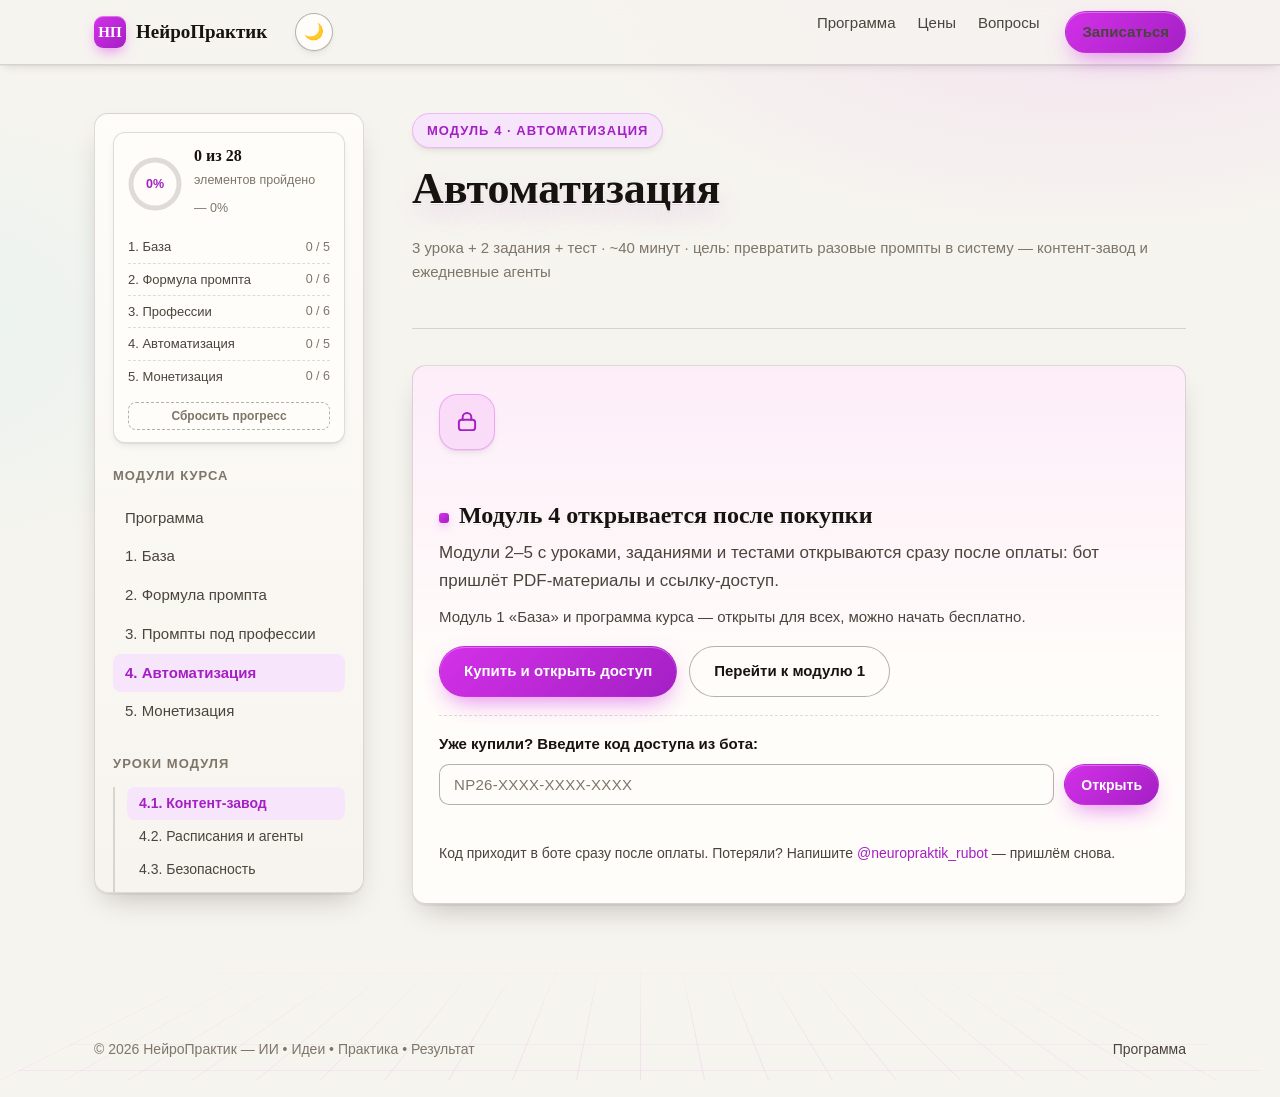
<file: kurs/modul-4.html>
<!DOCTYPE html>
<html lang="ru">
<head>
  <meta charset="UTF-8">
  <meta name="viewport" content="width=device-width, initial-scale=1.0">
  <script>try{var t=localStorage.getItem('np-theme');if(!t)t=window.matchMedia&&matchMedia('(prefers-color-scheme: dark)').matches?'dark':'light';document.documentElement.setAttribute('data-theme',t);}catch(e){}</script>
  <meta name="robots" content="noindex">
  <script src="../assets/js/access-hash.js"></script>
  <title>Модуль 4. Автоматизация — НейроПрактик 2026</title>
  <link rel="icon" type="image/svg+xml" href="../assets/img/favicon.svg">
  <link rel="stylesheet" href="../assets/css/style.css">
  <link rel="stylesheet" href="../assets/css/course.css">
</head>
<body>

<div class="progress" id="progress"></div>

<nav class="nav">
  <div class="wrap nav-inner">
    <a class="brand" href="../index.html"><span class="brand-mark">НП</span>НейроПрактик</a>
    <button class="burger" id="burger" aria-label="Меню">☰</button>
    <div class="nav-links" id="navLinks">
      <a href="index.html">Программа</a>
      <a href="../index.html#pricing">Цены</a>
      <a href="../index.html#faq">Вопросы</a>
      <a class="btn btn-primary btn-small nav-cta" href="../index.html#pricing">Записаться</a>
    </div>
  </div>
</nav>

<main class="wrap">
  <div class="course-layout">

    <aside class="toc">
      <div class="toc-title">Модули курса</div>
      <ul class="toc-list">
        <li><a href="index.html">Программа</a></li>
        <li><a href="modul-1.html">1. База</a></li>
        <li><a href="modul-2.html">2. Формула промпта</a></li>
        <li><a href="modul-3.html">3. Промпты под профессии</a></li>
        <li><a class="active" href="modul-4.html">4. Автоматизация</a></li>
        <li><a href="modul-5.html">5. Монетизация</a></li>
      </ul>
      <div class="toc-title">Уроки модуля</div>
      <ul class="toc-list toc-lessons">
        <li><a class="active" href="#lesson-4-1">4.1. Контент-завод</a></li>
        <li><a href="#lesson-4-2">4.2. Расписания и агенты</a></li>
        <li><a href="#lesson-4-3">4.3. Безопасность</a></li>
        <li><a href="#task-4">Задания 4</a></li>
        <li><a href="#test-4">Тест 4</a></li>
      </ul>
    </aside>

    <article class="lesson-body">
      <header class="lesson-header">
        <span class="eyebrow">Модуль 4 · Автоматизация</span>
        <h1>Автоматизация</h1>
        <p class="lesson-meta">3 урока + 2 задания + тест · ~40 минут · цель: превратить разовые промпты в систему — контент-завод и ежедневные агенты</p>
      </header>

      <div class="lock-card">
        <div class="lock-icon" aria-hidden="true"><svg viewBox="0 0 24 24" fill="none" aria-hidden="true" xmlns="http://www.w3.org/2000/svg"><rect x="4.5" y="10" width="15" height="9.5" rx="2.5" stroke="currentColor" stroke-width="1.8"/><path d="M8 10V7.6a4 4 0 0 1 8 0V10" stroke="currentColor" stroke-width="1.8" stroke-linecap="round"/></svg></div>
        <h2>Модуль 4 открывается после покупки</h2>
        <p>Модули 2–5 с уроками, заданиями и тестами открываются сразу после оплаты: бот пришлёт PDF-материалы и ссылку-доступ.</p>
        <p class="lock-note">Модуль 1 «База» и программа курса — открыты для всех, можно начать бесплатно.</p>
        <div class="lock-actions">
          <a class="btn btn-primary" href="https://t.me/neuropraktik_rubot?start=buy_standard" target="_blank" rel="noopener">Купить и открыть доступ</a>
          <a class="btn btn-ghost" href="modul-1.html">Перейти к модулю 1</a>
        </div>
        <form class="unlock-form" id="unlockForm" autocomplete="off">
          <label for="unlockKey">Уже купили? Введите код доступа из бота:</label>
          <div class="unlock-row">
            <input id="unlockKey" type="text" name="key" placeholder="NP26-XXXX-XXXX-XXXX" spellcheck="false">
            <button class="btn btn-primary btn-small" type="submit">Открыть</button>
          </div>
          <p class="unlock-msg" id="unlockMsg" role="status" aria-live="polite"></p>
        </form>
        <p class="lock-help">Код приходит в боте сразу после оплаты. Потеряли? Напишите <a href="https://t.me/neuropraktik_rubot" target="_blank" rel="noopener">@neuropraktik_rubot</a> — пришлём снова.</p>
        <noscript><p class="lock-help">Для проверки доступа включите JavaScript — или напишите в бот, поможем открыть вручную.</p></noscript>
      </div>

      <div class="gate-content">

      <h2 id="lesson-4-1">Урок 4.1. Контент-завод: план → черновик → публикация</h2>

      <p>Разовый пост пишется 40 минут и появляется нерегулярно. Контент-завод — это конвейер из трёх этапов, каждый из которых делается пачкой.</p>

      <p><strong>Этап 1. План (1 раз в месяц).</strong> Один промпт генерирует 30 тем:</p>
      <blockquote><p>«Вот мой контент-план по рубрикам (вставка) и мой продукт. Дай 30 тем постов: дата, рубрика, заголовок, 1 строка суть. Чередуй рубрики: обучение → кейс → продажа.»</p></blockquote>

      <p><strong>Этап 2. Черновики (1 раз в неделю, 30 минут).</strong> Промпт берёт 7 тем из плана и пишет 7 черновиков сразу:</p>
      <blockquote><p>«Вот 7 тем (вставка). Для каждой напиши пост: зацепка 1 строка, 3 пункта по делу, вывод, вопрос читателям. Тон — дружелюбный, 1200–1500 знаков.»</p></blockquote>

      <p><strong>Этап 3. Публикация (по расписанию).</strong> Готовые черновики вы листаете, правите по 2 минуты и публикуете по календарю.</p>

      <p><strong>Почему это работает:</strong> batching (пачки) экономит время в 3–4 раза — вход в «режим писательства» происходит один раз в неделю, а не каждый день.</p>

      <p><strong>Связка с продуктом:</strong> рубрики контент-плана — это и есть ваша воронка (обучение прогревает, кейсы создают доверие, продажи монетизируют). Про это — модуль 5.</p>

      <hr>

      <h2 id="lesson-4-2">Урок 4.2. Расписания и агенты (cron, Cline)</h2>

      <p>Следующий уровень — не вы запускаете генерацию, а она запускается сама.</p>

      <p><strong>Уровень 1 — напоминание (5 минут настройки).</strong> Cron-задача или обычный планировщик раз в день напоминает: «сгенерируй черновик поста». Человек проверяет и публикует.</p>

      <pre><code># Пример: каждое утро в 9:00
0 9 * * * /путь/к/скрипту-генератору.sh</code></pre>

      <p><strong>Уровень 2 — агент (Cline / LLM-агент).</strong> Агент по расписанию получает промпт, обращается к модели, сохраняет результат в файл (например, <code>content/posts/post-YYYY-MM-DD.md</code>). Вы утром открываете папку — черновик уже там.</p>

      <p><strong>Уровень 3 — автопубликация.</strong> Агент через Telegram Bot API отправляет пост в канал. Здесь нужна особая осторожность (см. урок 4.3).</p>

      <div class="callout reveal">
        <div class="callout-title">Золотое правило автоматизации контента</div>
        <p>Автоматизируйте подготовку, а не публикацию. Человек всегда видит текст до того, как его увидят подписчики.</p>
      </div>

      <p>Три расписания, которые работают в связке:</p>
      <ol>
        <li><strong>Ежедневно 9:00</strong> — генерация черновика.</li>
        <li><strong>Раз в неделю</strong> — сводка: что опубликовано, что залетело.</li>
        <li><strong>Раз в месяц</strong> — аудит актуальности: цены на модели, версии, факты устарели?</li>
      </ol>

      <hr>

      <h2 id="lesson-4-3">Урок 4.3. Безопасность: песочница, проверка команд</h2>

      <p>Автоматизация без правил — это риск. Четыре принципа.</p>

      <p><strong>1. Рабочая папка (песочница).</strong> Агент работает только в папке проекта. Не давайте ему доступ к системным директориям, домашней папке целиком, паролям и ключам.</p>

      <p><strong>2. Проверка перед исполнением.</strong> Каждую команду, которую агент собирается выполнить, читайте. Кнопка «Approve» — это подпись документа, а не «да, ладно».</p>

      <p><strong>3. Права по минимуму.</strong> Токен бота — только с правами на отправку сообщений. Файлы бэкапа — только чтение. Отдельный аккаунт для автоматизации, не основной.</p>

      <p><strong>4. Остановка и откат.</strong> Всё, что агент может отправить наружу (посты, письма), должно иметь простой способ отмены. Планировщик должен уметь выключаться одной командой.</p>

      <p><strong>Типовые ошибки:</strong></p>
      <ul>
        <li>Агент с доступом к интернету и терминалу одновременно — максимум свободы, максимум риска.</li>
        <li>«Пусть сам публикует» на старте — лучше неделю посмотреть на черновики глазами, потом решать.</li>
        <li>Забытые cron-задачи — раз в месяц проверяйте расписание (<code>crontab -l</code>).</li>
      </ul>

      <div class="task reveal" id="task-4">
        <span class="task-tag">Задания 4</span>
        <h3>4A (быстрое)</h3>
        <p>Составьте контент-план на 7 дней: тема, рубрика, цель поста (обучение / кейс / продажа), одна строка сюжета. Используйте промпт из урока 4.1.</p>
        <h3>4B (проектное)</h3>
        <p>Настройте любое напоминание-расписание (cron, планировщик ОС, телефон), которое каждый день в одно время предлагает вам задачу на генерацию контента. Если вы работаете с Cline — настройте настоящее расписание агента.</p>
        <p><strong>Критерий готовности 4B:</strong> расписание активно, задача сформулирована как промпт (с контекстом и форматом, а не «сделай пост»).</p>
      </div>

      <div class="test reveal" id="test-4">
        <span class="task-tag">Тест 4</span>
        <ol>
          <li>Что экономит время в контент-заводе?
            <ul><li>а) Публикация каждый день; б) пачочная генерация (batching); в) более длинные посты.</li></ul>
          </li>
          <li>Какой этап контент-завода делается чаще остальных?
            <ul><li>а) План на месяц; б) черновики; в) публикация по календарю.</li></ul>
          </li>
          <li>Золотое правило автоматизации контента:
            <ul><li>а) Автоматизировать всё сразу; б) автоматизировать подготовку, публикацию контролирует человек; в) автоматизация не нужна.</li></ul>
          </li>
          <li>Что такое «песочница» агента?
            <ul><li>а) Отдельная рабочая папка с ограниченным доступом; б) тестовый канал; в) резервная копия.</li></ul>
          </li>
          <li>Кнопка «Approve» в агенте — это:
            <ul><li>а) формальность; б) подтверждение команды после чтения; в) только для продвинутых.</li></ul>
          </li>
        </ol>
        <p class="test-answer">Ответы: 1-б, 2-в, 3-б, 4-а, 5-б.</p>
      </div>

      <nav class="pager">
        <a href="modul-3.html">
          <span class="pager-label">Назад</span>
          <span class="pager-title">Модуль 3. Профессии</span>
        </a>
        <a class="next" href="modul-5.html">
          <span class="pager-label">Далее</span>
          <span class="pager-title">Модуль 5. Монетизация</span>
        </a>
      </nav>
      </div><!-- /gate-content -->
    </article>
  </div>
</main>

<footer class="footer">
  <div class="wrap footer-inner">
    <span>© 2026 НейроПрактик — ИИ • Идеи • Практика • Результат</span>
    <span><a href="index.html">Программа</a></span>
  </div>
</footer>

<script src="../assets/js/app.js"></script>
<script src="../assets/js/course.js"></script>
<script src="../assets/js/access.js"></script>
</body>
</html>
</file>
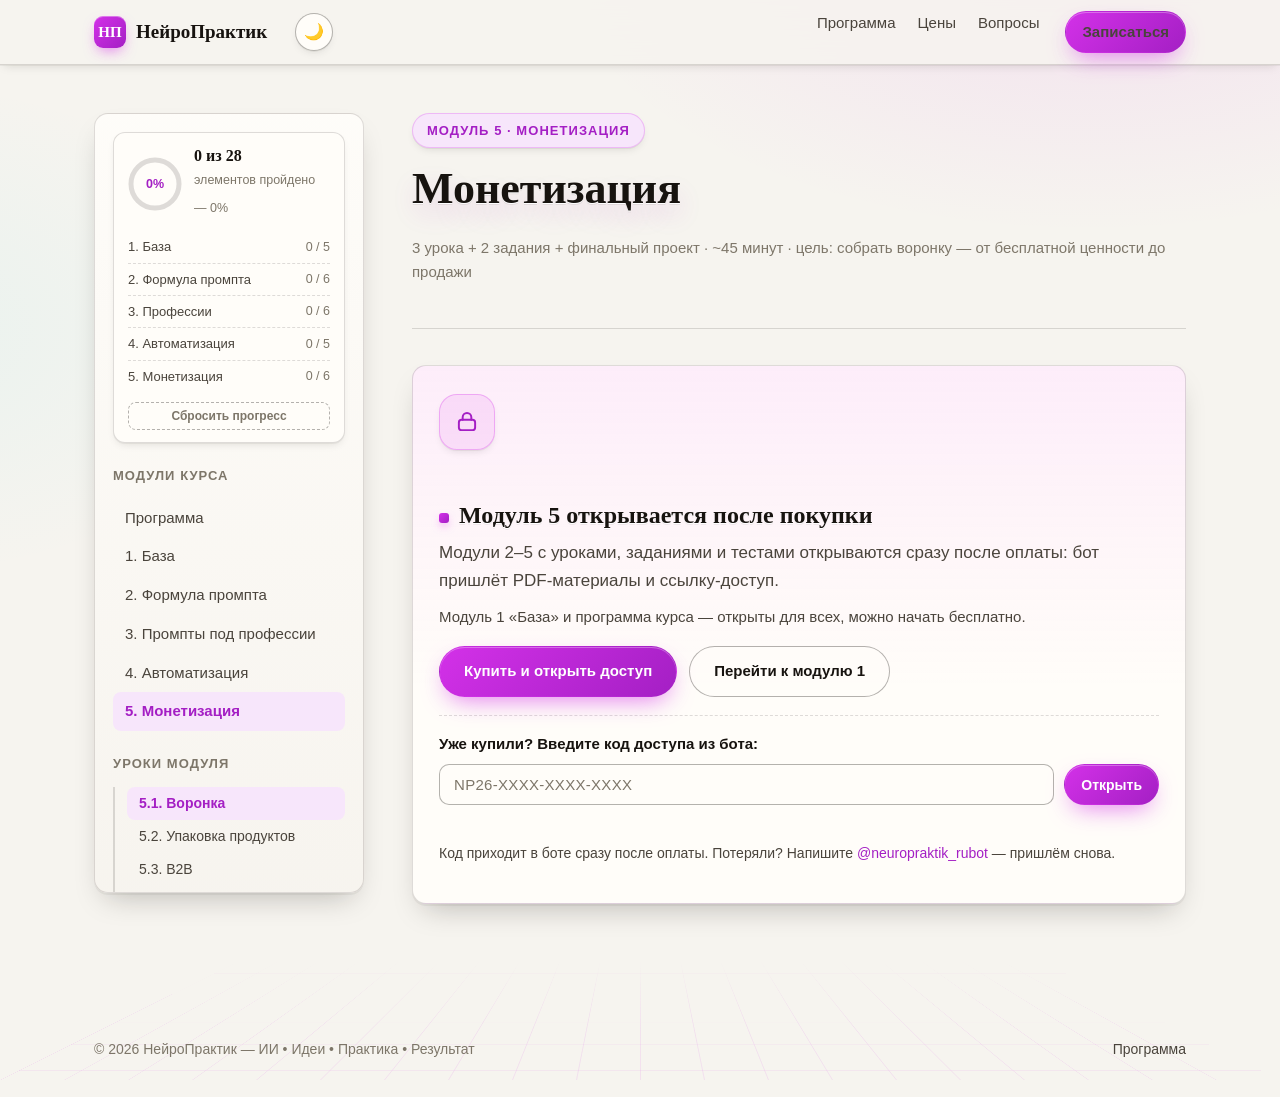
<file: kurs/modul-5.html>
<!DOCTYPE html>
<html lang="ru">
<head>
  <meta charset="UTF-8">
  <meta name="viewport" content="width=device-width, initial-scale=1.0">
  <script>try{var t=localStorage.getItem('np-theme');if(!t)t=window.matchMedia&&matchMedia('(prefers-color-scheme: dark)').matches?'dark':'light';document.documentElement.setAttribute('data-theme',t);}catch(e){}</script>
  <meta name="robots" content="noindex">
  <script src="../assets/js/access-hash.js"></script>
  <title>Модуль 5. Монетизация — НейроПрактик 2026</title>
  <link rel="icon" type="image/svg+xml" href="../assets/img/favicon.svg">
  <link rel="stylesheet" href="../assets/css/style.css">
  <link rel="stylesheet" href="../assets/css/course.css">
</head>
<body>

<div class="progress" id="progress"></div>

<nav class="nav">
  <div class="wrap nav-inner">
    <a class="brand" href="../index.html"><span class="brand-mark">НП</span>НейроПрактик</a>
    <button class="burger" id="burger" aria-label="Меню">☰</button>
    <div class="nav-links" id="navLinks">
      <a href="index.html">Программа</a>
      <a href="../index.html#pricing">Цены</a>
      <a href="../index.html#faq">Вопросы</a>
      <a class="btn btn-primary btn-small nav-cta" href="../index.html#pricing">Записаться</a>
    </div>
  </div>
</nav>

<main class="wrap">
  <div class="course-layout">

    <aside class="toc">
      <div class="toc-title">Модули курса</div>
      <ul class="toc-list">
        <li><a href="index.html">Программа</a></li>
        <li><a href="modul-1.html">1. База</a></li>
        <li><a href="modul-2.html">2. Формула промпта</a></li>
        <li><a href="modul-3.html">3. Промпты под профессии</a></li>
        <li><a href="modul-4.html">4. Автоматизация</a></li>
        <li><a class="active" href="modul-5.html">5. Монетизация</a></li>
      </ul>
      <div class="toc-title">Уроки модуля</div>
      <ul class="toc-list toc-lessons">
        <li><a class="active" href="#lesson-5-1">5.1. Воронка</a></li>
        <li><a href="#lesson-5-2">5.2. Упаковка продуктов</a></li>
        <li><a href="#lesson-5-3">5.3. B2B</a></li>
        <li><a href="#task-5">Задания 5</a></li>
        <li><a href="#final">Финальный проект</a></li>
        <li><a href="#test-5">Тест 5</a></li>
      </ul>
    </aside>

    <article class="lesson-body">
      <header class="lesson-header">
        <span class="eyebrow">Модуль 5 · Монетизация</span>
        <h1>Монетизация</h1>
        <p class="lesson-meta">3 урока + 2 задания + финальный проект · ~45 минут · цель: собрать воронку — от бесплатной ценности до продажи</p>
      </header>

      <div class="lock-card">
        <div class="lock-icon" aria-hidden="true"><svg viewBox="0 0 24 24" fill="none" aria-hidden="true" xmlns="http://www.w3.org/2000/svg"><rect x="4.5" y="10" width="15" height="9.5" rx="2.5" stroke="currentColor" stroke-width="1.8"/><path d="M8 10V7.6a4 4 0 0 1 8 0V10" stroke="currentColor" stroke-width="1.8" stroke-linecap="round"/></svg></div>
        <h2>Модуль 5 открывается после покупки</h2>
        <p>Модули 2–5 с уроками, заданиями и тестами открываются сразу после оплаты: бот пришлёт PDF-материалы и ссылку-доступ.</p>
        <p class="lock-note">Модуль 1 «База» и программа курса — открыты для всех, можно начать бесплатно.</p>
        <div class="lock-actions">
          <a class="btn btn-primary" href="https://t.me/neuropraktik_rubot?start=buy_standard" target="_blank" rel="noopener">Купить и открыть доступ</a>
          <a class="btn btn-ghost" href="modul-1.html">Перейти к модулю 1</a>
        </div>
        <form class="unlock-form" id="unlockForm" autocomplete="off">
          <label for="unlockKey">Уже купили? Введите код доступа из бота:</label>
          <div class="unlock-row">
            <input id="unlockKey" type="text" name="key" placeholder="NP26-XXXX-XXXX-XXXX" spellcheck="false">
            <button class="btn btn-primary btn-small" type="submit">Открыть</button>
          </div>
          <p class="unlock-msg" id="unlockMsg" role="status" aria-live="polite"></p>
        </form>
        <p class="lock-help">Код приходит в боте сразу после оплаты. Потеряли? Напишите <a href="https://t.me/neuropraktik_rubot" target="_blank" rel="noopener">@neuropraktik_rubot</a> — пришлём снова.</p>
        <noscript><p class="lock-help">Для проверки доступа включите JavaScript — или напишите в бот, поможем открыть вручную.</p></noscript>
      </div>

      <div class="gate-content">

      <h2 id="lesson-5-1">Урок 5.1. Воронка: лид-магнит → прогрев → продажа</h2>

      <p>Люди покупают не с первого касания. Работающая последовательность из трёх шагов:</p>

      <p><strong>Шаг 1. Лид-магнит (бесплатно).</strong> Полезный конкретный материал: чек-лист, шаблон, «10 пунктов». Он отдаёт реальную пользу и отбирает 3 минуты времени. Даётся легко и без условий — единица платежа здесь: email или подписка.</p>

      <blockquote><p>Пример: «Чек-лист: 10 шагов к идеальному промпту» — читатель получает пользу до покупки и понимает качество ваших платных материалов.</p></blockquote>

      <p><strong>Шаг 2. Прогрев (5–7 касаний).</strong> Серия постов с логикой:</p>
      <ol>
        <li>Ценность — обучение, реально применимое.</li>
        <li>Кейс — «вот результат, которого я достиг».</li>
        <li>Ошибка — «вот чего не стоит делать» (доверие через честность).</li>
        <li>За кулисами — как вы работаете.</li>
        <li>Продажа — оффер.</li>
      </ol>

      <p><strong>Шаг 3. Продажа (оффер).</strong> Понятное предложение: результат + срок + снятие возражения.</p>
      <blockquote><p>«Готовый набор из 40 промптов для маркетинга — сэкономьте 5 часов на контент-плане уже на этой неделе. PDF сразу после оплаты.»</p></blockquote>

      <p><strong>Почему чек-лист работает лучше рекламы:</strong> реклама прерывает, лид-магнит помогает. Человек уже получил пользу — ему проще поверить, что платная версия будет такой же полезной.</p>

      <hr>

      <h2 id="lesson-5-2">Урок 5.2. Упаковка продуктов: цена, выгоды, возражения</h2>

      <p>«Просто PDF» продаётся, если он упакован как результат.</p>

      <p><strong>Формула карточки продукта:</strong></p>
      <ol>
        <li><strong>Заголовок — результат, а не описание.</strong> Не «Гайд по промптам 60 страниц», а «Нейросети с нуля: рабочие промпты для 6 задач».</li>
        <li><strong>5 выгод вместо оглавления.</strong> Каждая выгода — «что вы сможете сделать»:
          <ul>
            <li>составить вакансию за 10 минут;</li>
            <li>отсеять резюме по критериям, а не на глаз;</li>
            <li>писать посты в своём тоне, а не «ИИ-шным»;</li>
            <li>…</li>
          </ul>
        </li>
        <li><strong>Цена рядом с альтернативой.</strong> «390 ₽ против 3 000 ₽ за фриланс-копирайтера».</li>
        <li><strong>Ответ на главное возражение.</strong> Для PDF это обычно: «а не устарело ли?» → «обновлено в октябре 2026, цены и модели проверены».</li>
        <li><strong>Что внутри — 3–4 пункта,</strong> не больше. Полное оглавление — по запросу.</li>
      </ol>

      <p><strong>Лестница цен</strong> — важнее одного продукта:</p>
      <ul>
        <li>бесплатный лид-магнит → вход;</li>
        <li>дешёвый продукт (390–690 ₽) → первая покупка, самое лёгкое «да»;</li>
        <li>основной (1 490 ₽) → то, на чём держится доход;</li>
        <li>премиум с вашим участием (проверка, созвоны) → максимальный чек.</li>
      </ul>

      <p>Между уровнями всегда есть апселл: «к пакету промптов — гайд со скидкой».</p>

      <hr>

      <h2 id="lesson-5-3">Урок 5.3. B2B: продажа ИИ-внедрений бизнесу</h2>

      <p>Отпуск цифровых товаров ограничен — в B2B чеки в 10–100 раз выше.</p>

      <p><strong>Три типичных услуги:</strong></p>
      <div class="table-scroll">
        <table>
          <thead><tr><th>Услуга</th><th>Что делаете</th><th>Вилка цены</th></tr></thead>
          <tbody>
            <tr><td>Аудит</td><td>Смотрите процессы, находите, что автоматизировать, даёте план</td><td>50 000 ₽</td></tr>
            <tr><td>Внедрение</td><td>Настраиваете промпты/процессы под конкретный отдел</td><td>150 000–300 000 ₽</td></tr>
            <tr><td>Обучение</td><td>Обучаете сотрудников по вашей методике</td><td>от 30 000 ₽</td></tr>
          </tbody>
        </table>
      </div>

      <p><strong>Как находить:</strong> LinkedIn, TenChat, профильные чаты, прямой поиск компаний, где уже есть боль (много рутинных писем, вакансий, отчётов).</p>

      <p><strong>Первый контакт</strong> — короткое письмо с конкретикой: «Заметил, что у вас [конкретная рутина]. На опыте других отделов это сокращается на [X] часов в неделю. Покажу на 20-минутном созвоне, как — бесплатно.»</p>

      <p><strong>Каркас предложения:</strong> боль → что делаем → сроки → цена → что получите на выходе. Материал: <code>products/guide.md</code>, раздел B2B Services.</p>

      <p><strong>Важно:</strong> не обещайте «золотые горы». Продаёте измеримый результат: «сотрудники экономят 5 часов в неделю» — а не «революцию с помощью ИИ».</p>

      <div class="task reveal" id="task-5">
        <span class="task-tag">Задания 5</span>
        <h3>5A (быстрое)</h3>
        <p>Напишите карточку одного своего продукта по формуле из урока 5.2: заголовок-результат, 5 выгод, цена с альтернативой, ответ на возражение, 3 пункта «что внутри».</p>
        <h3>5B (финальный проект)</h3>
        <p>Соберите полную воронку «Моя ИИ-воронка за 7 дней»:</p>
        <ol>
          <li>Лид-магнит: название + что внутри + где забрать.</li>
          <li>5 прогрев-постов: тема + цель (ценность/кейс/ошибка/кулисы/продажа) + одна строка содержания.</li>
          <li>Карточка продукта (из 5A).</li>
          <li>План публикаций на неделю: дата → пост → ссылка на следующий шаг.</li>
        </ol>
      </div>

      <div class="task reveal" id="final">
        <span class="task-tag">Финальный проект · чек-лист проверки</span>
        <p>Работа считается сданной, если:</p>
        <ul class="checklist">
          <li>Есть лид-магнит с понятной ценностью (что получу и за сколько времени).</li>
          <li>5 прогрев-постов идут в логичной последовательности, а не подряд «про всё».</li>
          <li>Карточка продукта: результат + срок + снятие возражения.</li>
          <li>План публикаций на неделю с датами и привязкой к рубрикам.</li>
          <li>Все промпты в проекте написаны по формуле 5 шагов (проверьте хотя бы по одному из каждого типа).</li>
        </ul>
        <p>Премиум-уровень: работы принимаются автором, обратная связь в течение 48 часов.</p>
      </div>

      <div class="test reveal" id="test-5">
        <span class="task-tag">Тест 5</span>
        <ol>
          <li>Что такое лид-магнит?
            <ul><li>а) Платный продукт; б) бесплатный материал в обмен на подписку/email; в) рекламный пост.</li></ul>
          </li>
          <li>Из каких 5 касаний состоит прогрев?
            <ul><li>а) Ценность, кейс, ошибка, кулисы, продажа; б) 5 одинаковых постов о продукте; в) только продажи.</li></ul>
          </li>
          <li>Заголовок карточки продукта должен быть:
            <ul><li>а) Описанием объёма («60 страниц»); б) результатом читателя; в) названием файла.</li></ul>
          </li>
          <li>Главное возражение при покупке PDF-продукта:
            <ul><li>а) Долго скачивать; б) «а не устарело ли»; в) Нет эмодзи.</li></ul>
          </li>
          <li>В B2B первое предложение обычно:
            <ul><li>а) Прайс-лист; б) бесплатный 20-минутный созвон с конкретикой по боли; в) скидка 50%.</li></ul>
          </li>
        </ol>
        <p class="test-answer">Ответы: 1-б, 2-б, 3-б, 4-б, 5-б.</p>
      </div>

      <nav class="pager">
        <a href="modul-4.html">
          <span class="pager-label">Назад</span>
          <span class="pager-title">Модуль 4. Автоматизация</span>
        </a>
        <a href="index.html">
          <span class="pager-label">Далее</span>
          <span class="pager-title">Программа курса</span>
        </a>
      </nav>
      </div><!-- /gate-content -->
    </article>
  </div>
</main>

<footer class="footer">
  <div class="wrap footer-inner">
    <span>© 2026 НейроПрактик — ИИ • Идеи • Практика • Результат</span>
    <span><a href="index.html">Программа</a></span>
  </div>
</footer>

<script src="../assets/js/app.js"></script>
<script src="../assets/js/course.js"></script>
<script src="../assets/js/access.js"></script>
</body>
</html>
</file>
<file: assets/css/style.css>
/* ==========================================================================
   НейроПрактик 2026 — 3D-редакция дизайн-системы
   Глубина, перспектива, свет: бумага + чернила + электрический фиолет
   ========================================================================== */

:root {
  --paper: #f6f4ef;
  --paper-2: #efece4;
  --ink: #17130f;
  --ink-soft: #4a443c;
  --muted: #7d7669;
  /* Бренд «НейроПрактик»: неон-маджента + фиолет (как на баннере канала) */
  --violet: #d331e8;
  --violet-deep: #a41fc4;
  --violet-light: #f07dff;
  --violet-tint: #f7e6fb;
  --amber: #3ddbe8; /* второй акцент — неоновый циан */
  --green: #1f7a4d;
  --card: #fffdf9;
  --line: rgba(23, 19, 15, 0.14);
  --line-strong: rgba(23, 19, 15, 0.32);
  --display: Georgia, "Times New Roman", "Noto Serif", serif;
  --body: -apple-system, BlinkMacSystemFont, "Segoe UI", Roboto, "Helvetica Neue", Arial, sans-serif;
  --mono: "SF Mono", ui-monospace, Menlo, Consolas, monospace;
  --wrap: 1140px;
  --radius: 14px;
  /* 3D-токены */
  --depth-1: 0 1px 0 rgba(23, 19, 15, 0.05), 0 4px 10px -4px rgba(23, 19, 15, 0.15);
  --depth-2: 0 2px 0 rgba(23, 19, 15, 0.05), 0 14px 30px -12px rgba(23, 19, 15, 0.28);
  --depth-3: 0 4px 0 rgba(23, 19, 15, 0.06), 0 30px 60px -24px rgba(23, 19, 15, 0.38);
  --glow-violet: 0 18px 50px -18px rgba(211, 49, 232, 0.55);
  --ease-3d: cubic-bezier(0.22, 1, 0.36, 1);
}

* { box-sizing: border-box; }

html { scroll-behavior: smooth; }

body {
  margin: 0;
  font-family: var(--body);
  font-size: 17px;
  line-height: 1.65;
  color: var(--ink);
  background:
    radial-gradient(900px 480px at 85% -5%, rgba(211, 49, 232, 0.10), transparent 60%),
    radial-gradient(700px 420px at -10% 30%, rgba(61, 219, 232, 0.07), transparent 60%),
    var(--paper);
  -webkit-font-smoothing: antialiased;
  overflow-x: hidden;
}

/* фоновая перспективная сетка */
body::before {
  content: "";
  position: fixed;
  inset: auto 0 -20% 0;
  height: 45vh;
  background-image:
    linear-gradient(rgba(211, 49, 232, 0.10) 1px, transparent 1px),
    linear-gradient(90deg, rgba(211, 49, 232, 0.10) 1px, transparent 1px);
  background-size: 64px 64px;
  transform: perspective(600px) rotateX(62deg);
  transform-origin: center bottom;
  mask-image: linear-gradient(to top, #000 30%, transparent);
  -webkit-mask-image: linear-gradient(to top, #000 30%, transparent);
  pointer-events: none;
  z-index: 0;
}

main, .nav, .footer { position: relative; z-index: 1; }

img { max-width: 100%; }

a { color: var(--violet-deep); text-decoration: none; }
a:hover { text-decoration: underline; }

h1, h2, h3, h4 { font-family: var(--display); font-weight: 700; line-height: 1.12; margin: 0 0 0.5em; }

p { margin: 0 0 1em; }

.wrap { max-width: var(--wrap); margin: 0 auto; padding: 0 24px; }

/* ---------- 3D-утилиты ---------- */

.scene { perspective: 1200px; }

.tilt3d {
  transform-style: preserve-3d;
  transition: transform 0.35s var(--ease-3d), box-shadow 0.35s var(--ease-3d);
  will-change: transform;
}

.reveal { opacity: 1; transform: none; }
.js .reveal {
  opacity: 0;
  transform: translateY(34px) rotateX(8deg);
  transform-origin: center top;
  transition: opacity 0.7s var(--ease-3d), transform 0.7s var(--ease-3d);
}
.js .reveal.in-view { opacity: 1; transform: translateY(0) rotateX(0); }

@media (prefers-reduced-motion: reduce) {
  .js .reveal { opacity: 1; transform: none; transition: none; }
  html { scroll-behavior: auto; }
  .tilt3d { transition: none; }
}

/* ---------- прогресс и навигация ---------- */

.progress {
  position: fixed; top: 0; left: 0; height: 3px; width: 0;
  background: linear-gradient(90deg, var(--violet), var(--amber));
  z-index: 100; transition: width 0.1s linear;
}

.nav {
  position: sticky; top: 0; z-index: 90;
  background: rgba(246, 244, 239, 0.85);
  backdrop-filter: blur(14px);
  border-bottom: 1px solid var(--line);
  box-shadow: var(--depth-1);
}
.nav-inner { display: flex; align-items: center; gap: 28px; height: 64px; }
.brand { display: flex; align-items: center; gap: 10px; font-family: var(--display); font-weight: 700; font-size: 19px; color: var(--ink); }
.brand:hover { text-decoration: none; }
.brand-mark {
  width: 32px; height: 32px; border-radius: 9px; display: grid; place-items: center;
  background: linear-gradient(135deg, var(--violet), var(--violet-deep));
  color: #fff; font-family: var(--display); font-size: 15px; font-weight: 700;
  box-shadow: 0 6px 14px -4px rgba(211, 49, 232, 0.6), inset 0 1px 0 rgba(255, 255, 255, 0.35);
  transform: translateZ(10px);
}
.nav-links { display: flex; gap: 22px; margin-left: auto; }
.nav-links a { color: var(--ink-soft); font-size: 15px; }
.nav-links a:hover { color: var(--violet-deep); text-decoration: none; }
.nav-cta { margin-left: 4px; }

.btn {
  display: inline-flex; align-items: center; gap: 8px;
  padding: 12px 24px; border-radius: 999px; font-size: 15px; font-weight: 600;
  border: 1px solid transparent; cursor: pointer; text-align: center;
  transition: transform 0.15s var(--ease-3d), box-shadow 0.15s var(--ease-3d), background 0.15s;
}
.btn:hover { text-decoration: none; }
.btn:active { transform: translateY(2px); }
.btn-primary {
  background: linear-gradient(135deg, var(--violet), var(--violet-deep));
  color: #fff;
  box-shadow: 0 10px 24px -8px rgba(211, 49, 232, 0.65), inset 0 1px 0 rgba(255, 255, 255, 0.3);
}
.btn-primary:hover { transform: translateY(-2px); box-shadow: 0 16px 32px -10px rgba(211, 49, 232, 0.75), inset 0 1px 0 rgba(255, 255, 255, 0.3); }
.btn-ghost { border-color: var(--line-strong); color: var(--ink); background: rgba(255, 253, 249, 0.7); }
.btn-ghost:hover { border-color: var(--ink); transform: translateY(-2px); box-shadow: var(--depth-2); }
.btn-small { padding: 8px 16px; font-size: 14px; }

.burger { display: none; margin-left: auto; background: rgba(255, 253, 249, 0.8); border: 1px solid var(--line-strong); border-radius: 8px; padding: 8px 12px; font-size: 18px; cursor: pointer; }

/* ---------- герой ---------- */

.hero { padding: 90px 0 70px; border-bottom: 1px solid var(--line); position: relative; overflow: hidden; }

.orb {
  position: absolute; border-radius: 50%; pointer-events: none;
  filter: blur(2px); will-change: transform;
}
.orb-1 {
  width: 420px; height: 420px; top: -160px; right: -80px;
  background: radial-gradient(circle at 35% 35%, rgba(240, 125, 255, 0.85), rgba(211, 49, 232, 0.25) 55%, transparent 75%);
  box-shadow: inset -30px -30px 80px rgba(164, 31, 196, 0.35);
}
.orb-2 {
  width: 220px; height: 220px; top: 220px; right: 220px;
  background: radial-gradient(circle at 35% 35%, rgba(140, 240, 252, 0.9), rgba(61, 219, 232, 0.25) 55%, transparent 78%);
}
.orb-3 {
  width: 120px; height: 120px; top: 80px; left: 44%;
  background: radial-gradient(circle at 35% 35%, rgba(255, 255, 255, 0.95), rgba(240, 125, 255, 0.3) 60%, transparent 80%);
}

/* плавающий 3D-стек модулей в герое */
.hero-stack {
  position: absolute; top: 96px; right: 40px; width: 300px; height: 300px;
  perspective: 1000px; pointer-events: none;
}
.hero-card3d {
  position: absolute; width: 230px; padding: 16px 18px;
  background: rgba(255, 253, 249, 0.92); border: 1px solid var(--line);
  border-radius: 14px; box-shadow: var(--depth-3);
  backdrop-filter: blur(6px);
  font-size: 14px;
}
.hero-card3d b { font-family: var(--display); display: block; font-size: 15px; margin-bottom: 2px; }
.hero-card3d span { color: var(--muted); font-size: 12.5px; }
.hero-card3d.c1 { top: 0; left: 40px; transform: rotateY(-14deg) rotateX(6deg) translateZ(40px); }
.hero-card3d.c2 { top: 92px; left: 8px; transform: rotateY(-10deg) rotateX(4deg) translateZ(80px); }
.hero-card3d.c3 { top: 184px; left: 48px; transform: rotateY(-16deg) rotateX(8deg) translateZ(20px); }
.hero-card3d .chip-mini {
  display: inline-block; font-size: 11px; font-weight: 700; letter-spacing: 0.06em;
  text-transform: uppercase; color: var(--violet-deep); background: var(--violet-tint);
  border-radius: 999px; padding: 2px 10px; margin-bottom: 8px;
}

.eyebrow {
  display: inline-flex; align-items: center; gap: 8px;
  font-size: 13px; font-weight: 700; letter-spacing: 0.08em; text-transform: uppercase;
  color: var(--violet-deep); background: var(--violet-tint);
  border: 1px solid rgba(211, 49, 232, 0.25); border-radius: 999px; padding: 6px 14px;
  margin-bottom: 22px; box-shadow: var(--depth-1);
}
.hero-tagline {
  font-size: 13px; font-weight: 700; letter-spacing: 0.34em; text-transform: uppercase;
  color: var(--muted); margin: 0 0 14px;
  text-shadow: 0 1px 0 rgba(255, 255, 255, 0.5);
}
.hero h1 {
  font-size: clamp(38px, 5.4vw, 62px); max-width: 15em; letter-spacing: -0.02em;
  text-shadow: 0 1px 0 #fff, 0 2px 0 rgba(23, 19, 15, 0.08), 0 14px 30px rgba(164, 31, 196, 0.18);
}
.hero h1 em {
  font-style: normal; color: var(--violet-deep);
  text-shadow: 0 1px 0 #fff, 0 3px 0 rgba(164, 31, 196, 0.25), 0 16px 34px rgba(211, 49, 232, 0.4);
}
.hero-sub { font-size: 19px; color: var(--ink-soft); max-width: 42em; margin-bottom: 30px; }
.hero-actions { display: flex; flex-wrap: wrap; gap: 14px; margin-bottom: 54px; }

.stats {
  display: grid; grid-template-columns: repeat(5, 1fr);
  border: 1px solid var(--line); border-radius: var(--radius);
  background: linear-gradient(180deg, #fffdf9, #f3f0e9);
  box-shadow: var(--depth-3);
  transform: rotateX(4deg); transform-origin: center top;
}
.stat { padding: 20px 22px; border-right: 1px solid var(--line); }
.stat:last-child { border-right: 0; }
.stat b {
  display: block; font-family: var(--display); font-size: 34px; line-height: 1; color: var(--violet-deep);
  text-shadow: 0 2px 0 rgba(164, 31, 196, 0.18);
}
.stat span { font-size: 13px; color: var(--muted); }

/* ---------- секции ---------- */

.section { padding: 72px 0; border-bottom: 1px solid var(--line); }
.section-head { max-width: 40em; margin-bottom: 40px; }
.section-tag { font-size: 13px; font-weight: 700; letter-spacing: 0.08em; text-transform: uppercase; color: var(--violet-deep); margin-bottom: 10px; }
.section-head h2 {
  font-size: clamp(28px, 3.4vw, 40px); letter-spacing: -0.01em;
  text-shadow: 0 1px 0 #fff, 0 2px 0 rgba(23, 19, 15, 0.07);
}
.section-head p { color: var(--ink-soft); font-size: 18px; margin-bottom: 0; }

.grid { display: grid; gap: 20px; }
.grid-3 { grid-template-columns: repeat(3, 1fr); }
.grid-2 { grid-template-columns: repeat(2, 1fr); }

.card {
  background: linear-gradient(180deg, #fffdf9, #faf7f1);
  border: 1px solid var(--line); border-radius: var(--radius);
  padding: 26px; box-shadow: var(--depth-1);
  transform-style: preserve-3d;
}
.card:hover { box-shadow: var(--depth-3); }
.card h3 { font-size: 21px; transform: translateZ(24px); }
.card p { color: var(--ink-soft); margin-bottom: 0; transform: translateZ(12px); }
.card-num { font-family: var(--display); font-size: 15px; color: var(--violet-deep); font-weight: 700; margin-bottom: 14px; display: block; transform: translateZ(18px); }

/* ---------- программа (3D-модули) ---------- */

.module {
  display: grid; grid-template-columns: 110px 1fr auto; gap: 24px; align-items: center;
  padding: 26px; margin-bottom: 14px;
  background: linear-gradient(180deg, #fffdf9, #f7f4ee);
  border: 1px solid var(--line); border-radius: var(--radius);
  box-shadow: var(--depth-1);
  transform-style: preserve-3d;
  transition: transform 0.35s var(--ease-3d), box-shadow 0.35s var(--ease-3d);
}
.module:hover { box-shadow: var(--depth-3); }
.module-index {
  font-family: var(--display); font-size: 54px; font-weight: 700; color: var(--violet);
  line-height: 1; text-align: center;
  text-shadow:
    0 1px 0 rgba(255, 255, 255, 0.9),
    1px 1px 0 rgba(211, 49, 232, 0.35),
    2px 2px 0 rgba(211, 49, 232, 0.28),
    3px 3px 0 rgba(211, 49, 232, 0.2),
    4px 4px 0 rgba(164, 31, 196, 0.16),
    6px 10px 18px rgba(164, 31, 196, 0.3);
  transform: translateZ(30px);
}
.module h3 { font-size: 23px; margin-bottom: 6px; transform: translateZ(20px); }
.module-goal { color: var(--ink-soft); margin-bottom: 12px; max-width: 46em; transform: translateZ(10px); }
.module-meta { display: flex; flex-wrap: wrap; gap: 8px; transform: translateZ(8px); }
.chip {
  font-size: 13px; color: var(--ink-soft); background: var(--paper-2);
  border: 1px solid var(--line); border-radius: 999px; padding: 3px 12px;
  box-shadow: inset 0 1px 0 rgba(255, 255, 255, 0.7);
}
.module-link { align-self: center; transform: translateZ(20px); }

/* ---------- цены ---------- */

.prices { display: grid; grid-template-columns: repeat(4, 1fr); gap: 16px; align-items: stretch; }
.tier {
  background: linear-gradient(180deg, #fffdf9, #f5f2ec);
  border: 1px solid var(--line); border-radius: var(--radius);
  padding: 28px 24px; display: flex; flex-direction: column; position: relative;
  box-shadow: var(--depth-1);
  transform-style: preserve-3d;
  transition: transform 0.35s var(--ease-3d), box-shadow 0.35s var(--ease-3d);
}
.tier:hover { box-shadow: var(--depth-3); }
.tier-popular {
  border: 2px solid var(--violet);
  box-shadow: var(--glow-violet), var(--depth-2);
  background: linear-gradient(180deg, #ffffff, #efeaff);
  transform: translateZ(40px) rotateY(-2deg);
}
.tier-popular:hover { transform: translateZ(60px) rotateY(-2deg) translateY(-4px); }
.tier-flag {
  position: absolute; top: -13px; left: 24px;
  background: linear-gradient(135deg, var(--violet), var(--violet-deep));
  color: #fff; font-size: 12px; font-weight: 700;
  letter-spacing: 0.06em; text-transform: uppercase; border-radius: 999px; padding: 4px 12px;
  box-shadow: 0 8px 18px -6px rgba(211, 49, 232, 0.7);
}
.tier h3 { font-size: 20px; transform: translateZ(18px); }
.tier-price {
  font-family: var(--display); font-size: 38px; font-weight: 700; margin: 4px 0 14px;
  text-shadow: 0 2px 0 rgba(164, 31, 196, 0.15); transform: translateZ(14px);
}
.tier-price small { font-size: 15px; color: var(--muted); font-family: var(--body); font-weight: 400; }
.tier ul { list-style: none; margin: 0 0 24px; padding: 0; transform: translateZ(8px); }
.tier li { padding: 7px 0 7px 26px; position: relative; color: var(--ink-soft); font-size: 15px; border-top: 1px dashed var(--line); }
.tier li:first-child { border-top: 0; }
.tier li::before { content: "✓"; position: absolute; left: 2px; color: var(--violet); font-weight: 700; }
.tier .btn { margin-top: auto; }

/* ---------- FAQ ---------- */

.faq details {
  border: 1px solid var(--line); border-radius: var(--radius);
  background: linear-gradient(180deg, #fffdf9, #faf7f1);
  margin-bottom: 12px; box-shadow: var(--depth-1);
  transition: box-shadow 0.3s var(--ease-3d), transform 0.3s var(--ease-3d);
}
.faq details:hover { box-shadow: var(--depth-2); transform: translateY(-1px); }
.faq summary {
  cursor: pointer; list-style: none; padding: 18px 22px;
  font-family: var(--display); font-weight: 700; font-size: 18px;
  display: flex; justify-content: space-between; gap: 16px; align-items: center;
}
.faq summary::-webkit-details-marker { display: none; }
.faq summary::after { content: "+"; font-family: var(--body); font-size: 22px; color: var(--violet); }
.faq details[open] summary::after { content: "–"; }
.faq .faq-body { padding: 0 22px 20px; color: var(--ink-soft); }

/* ---------- CTA и подвал ---------- */

.cta { background: linear-gradient(160deg, #241c3d, var(--ink) 60%); color: var(--paper); padding: 72px 0; position: relative; overflow: hidden; }
.cta::after {
  content: ""; position: absolute; width: 480px; height: 480px; top: -200px; right: -120px; border-radius: 50%;
  background: radial-gradient(circle at 35% 35%, rgba(240, 125, 255, 0.5), transparent 65%);
  pointer-events: none;
}
.cta h2 { font-size: clamp(28px, 3.6vw, 42px); color: #fff; max-width: 18em; text-shadow: 0 2px 0 rgba(0, 0, 0, 0.3), 0 18px 40px rgba(211, 49, 232, 0.4); }
.cta p { color: rgba(246, 244, 239, 0.72); max-width: 40em; }
.cta .btn-primary { background: linear-gradient(135deg, #7df2fb, var(--amber)); color: var(--ink); box-shadow: 0 14px 30px -10px rgba(61, 219, 232, 0.7); }
.cta .btn-primary:hover { box-shadow: 0 20px 40px -12px rgba(61, 219, 232, 0.8); }
.cta .btn-ghost { border-color: rgba(246, 244, 239, 0.4); color: var(--paper); background: transparent; }
.cta .btn-ghost:hover { border-color: var(--paper); }
.cta-actions { display: flex; flex-wrap: wrap; gap: 14px; margin-top: 26px; position: relative; z-index: 1; }

.footer { padding: 36px 0; color: var(--muted); font-size: 14px; }
.footer-inner { display: flex; flex-wrap: wrap; gap: 18px; justify-content: space-between; }
.footer a { color: var(--ink-soft); }

/* ---------- страницы курса ---------- */

.course-layout { display: grid; grid-template-columns: 270px 1fr; gap: 48px; padding: 48px 0 72px; }

.toc {
  position: sticky; top: 88px; align-self: start; max-height: calc(100vh - 120px); overflow: auto;
  background: linear-gradient(180deg, rgba(255, 253, 249, 0.9), rgba(247, 244, 238, 0.9));
  border: 1px solid var(--line); border-radius: var(--radius);
  padding: 18px; box-shadow: var(--depth-2);
}
.toc-title { font-size: 13px; font-weight: 700; letter-spacing: 0.08em; text-transform: uppercase; color: var(--muted); margin-bottom: 12px; }
.toc-list { list-style: none; margin: 0 0 22px; padding: 0; }
.toc-list a { display: block; padding: 7px 12px; border-radius: 8px; color: var(--ink-soft); font-size: 15px; }
.toc-list a:hover { background: var(--paper-2); text-decoration: none; }
.toc-list a.active { background: var(--violet-tint); color: var(--violet-deep); font-weight: 600; }
.toc-lessons { margin: 6px 0 0 0; padding-left: 12px; border-left: 2px solid var(--line); }
.toc-lessons a { font-size: 14px; padding: 5px 12px; }

.lesson-header {
  border-bottom: 1px solid var(--line); padding-bottom: 28px; margin-bottom: 36px;
}
.lesson-header .eyebrow { margin-bottom: 16px; }
.lesson-header h1 { font-size: clamp(30px, 4vw, 44px); text-shadow: 0 1px 0 #fff, 0 2px 0 rgba(23, 19, 15, 0.07), 0 12px 26px rgba(164, 31, 196, 0.15); }
.lesson-meta { color: var(--muted); font-size: 15px; }

.lesson-body { max-width: 46em; }
.lesson-body h2 {
  font-size: 27px; margin: 44px 0 14px; padding-top: 8px;
  text-shadow: 0 1px 0 #fff, 0 2px 0 rgba(23, 19, 15, 0.06);
}
.lesson-body h2::before {
  content: ""; display: inline-block; width: 10px; height: 10px; border-radius: 3px;
  background: linear-gradient(135deg, var(--violet), var(--violet-deep));
  margin-right: 10px; box-shadow: 0 4px 8px -2px rgba(211, 49, 232, 0.6);
}
.lesson-body h3 { font-size: 20px; margin: 30px 0 10px; }
.lesson-body > p, .lesson-body li { color: var(--ink-soft); }
.lesson-body strong { color: var(--ink); }
.lesson-body ul, .lesson-body ol { margin: 0 0 1.2em; padding-left: 22px; }
.lesson-body li { margin-bottom: 6px; }
.lesson-body hr { border: 0; border-top: 1px solid var(--line); margin: 40px 0; }
.lesson-body blockquote {
  margin: 20px 0; padding: 14px 20px; border-left: 3px solid var(--violet);
  background: linear-gradient(180deg, var(--violet-tint), #e2dbff);
  border-radius: 0 10px 10px 0; color: var(--ink);
  box-shadow: var(--depth-1), inset 0 1px 0 rgba(255, 255, 255, 0.6);
}
.lesson-body blockquote p:last-child { margin-bottom: 0; }
.lesson-body code { font-family: var(--mono); font-size: 0.9em; background: var(--paper-2); padding: 2px 6px; border-radius: 5px; }
.lesson-body pre {
  background: linear-gradient(160deg, #241f36, #14101d); color: #e9e6df;
  padding: 18px 20px; border-radius: var(--radius); overflow: auto;
  box-shadow: var(--depth-3), inset 0 1px 0 rgba(255, 255, 255, 0.08);
}
.lesson-body pre code { background: none; padding: 0; color: inherit; }

.table-scroll { overflow-x: auto; margin: 0 0 1.4em; }
table { border-collapse: collapse; width: 100%; font-size: 15px; background: rgba(255, 253, 249, 0.6); }
th, td { border: 1px solid var(--line); padding: 9px 12px; text-align: left; vertical-align: top; }
th { background: var(--paper-2); font-weight: 700; }
tbody tr:nth-child(even) { background: rgba(239, 236, 228, 0.45); }

.callout {
  border: 1px solid var(--line); border-left: 4px solid var(--amber);
  background: linear-gradient(180deg, #f4fbfd, #e9f8fb);
  border-radius: 0 var(--radius) var(--radius) 0;
  padding: 18px 22px; margin: 24px 0; box-shadow: var(--depth-1);
}
.callout-title { font-weight: 700; margin-bottom: 6px; }
.callout p:last-child { margin-bottom: 0; }

.task {
  border: 1px solid var(--line);
  background: linear-gradient(180deg, #fffdf9, #f4f1ea);
  border-radius: var(--radius); padding: 24px 26px; margin: 28px 0;
  box-shadow: var(--depth-2), inset 0 1px 0 rgba(255, 255, 255, 0.7);
}
.task-tag {
  display: inline-block; font-size: 12px; font-weight: 700; letter-spacing: 0.06em;
  text-transform: uppercase; color: var(--violet-deep); background: var(--violet-tint);
  border-radius: 6px; padding: 3px 10px; margin-bottom: 12px;
  box-shadow: var(--depth-1);
}
.task h3 { margin-top: 0; }

.test {
  border: 1px dashed var(--line-strong); border-radius: var(--radius);
  padding: 24px 26px; margin: 28px 0; background: rgba(255, 253, 249, 0.7);
}
.test ol { margin-bottom: 14px; }
.test-answer { font-weight: 700; color: var(--green); }

.checklist { list-style: none; padding: 0; }
.checklist li { padding-left: 30px; position: relative; margin-bottom: 8px; }
.checklist li::before {
  content: ""; position: absolute; left: 0; top: 7px; width: 15px; height: 15px;
  border: 1.5px solid var(--line-strong); border-radius: 4px;
  box-shadow: inset 0 1px 2px rgba(23, 19, 15, 0.12);
}

.pager {
  display: flex; justify-content: space-between; gap: 16px;
  border-top: 1px solid var(--line); padding-top: 28px; margin-top: 56px;
}
.pager a { max-width: 48%; }
.pager .pager-label { display: block; font-size: 13px; color: var(--muted); margin-bottom: 4px; }
.pager .pager-title { font-family: var(--display); font-weight: 700; font-size: 19px; color: var(--violet-deep); }
.pager .next { text-align: right; margin-left: auto; }

/* ---------- адаптив ---------- */

@media (max-width: 1280px) {
  .hero-stack { display: none; }
}

@media (max-width: 1024px) {
  .prices { grid-template-columns: repeat(2, 1fr); }
  .tier-popular { transform: none; }
  .tier-popular:hover { transform: translateY(-4px); }
  .stats { grid-template-columns: repeat(3, 1fr); }
  .stat:nth-child(3) { border-right: 0; }
  .course-layout { grid-template-columns: 1fr; }
  .toc { position: static; max-height: none; }
}

@media (max-width: 760px) {
  body { font-size: 16px; }
  .nav-links, .nav-cta { display: none; }
  .nav-links.open { display: flex; flex-direction: column; position: absolute; top: 64px; left: 0; right: 0; background: var(--paper); border-bottom: 1px solid var(--line); padding: 16px 24px 20px; gap: 14px; }
  .nav-links.open .nav-cta { display: inline-flex; }
  .burger { display: block; }
  .grid-3, .grid-2 { grid-template-columns: 1fr; }
  .prices { grid-template-columns: 1fr; }
  .stats { grid-template-columns: repeat(2, 1fr); transform: none; }
  .stat { border-right: 0; border-bottom: 1px solid var(--line); }
  .stat:nth-child(odd) { border-right: 1px solid var(--line); }
  .module { grid-template-columns: 1fr; gap: 10px; }
  .module-link { justify-self: start; }
  .section { padding: 52px 0; }
  .hero { padding: 56px 0 48px; }
}
</file>
<file: assets/css/course.css>
/* ==========================================================================
   НейроПрактик 2026 — интерактивный слой: тесты, прогресс, тёмная тема
   Подключается после style.css
   ========================================================================== */

/* ---------- мелкие общие улучшения ---------- */

[id] { scroll-margin-top: 86px; }

::selection { background: var(--violet); color: #fff; }

/* мягкое свечение карточек в герое (не конфликтует с JS-параллаксом) */
@keyframes np-glow {
  0%, 100% { box-shadow: var(--depth-3); }
  50% { box-shadow: var(--depth-3), 0 0 34px rgba(240, 125, 255, 0.30); }
}
.hero-card3d { animation: np-glow 6.5s ease-in-out infinite; }
.hero-card3d.c2 { animation-delay: -2.2s; }
.hero-card3d.c3 { animation-delay: -4.4s; }

/* каскад появления карточек */
.js .grid-3 .reveal:nth-child(2), .js .grid-2 .reveal:nth-child(2) { transition-delay: 0.07s; }
.js .grid-3 .reveal:nth-child(3) { transition-delay: 0.14s; }
.js .prices .tier:nth-child(2) { transition-delay: 0.07s; }
.js .prices .tier:nth-child(3) { transition-delay: 0.14s; }
.js .prices .tier:nth-child(4) { transition-delay: 0.21s; }

/* блик на главной кнопке */
.btn-primary { position: relative; overflow: hidden; }
.btn-primary::after {
  content: ""; position: absolute; top: 0; bottom: 0; width: 42%; left: -60%;
  background: linear-gradient(105deg, transparent, rgba(255, 255, 255, 0.38), transparent);
  transform: skewX(-18deg); transition: left 0.55s var(--ease-3d);
  pointer-events: none;
}
.btn-primary:hover::after { left: 118%; }

/* ---------- интерактивные тесты ---------- */

.np-quiz { margin-top: 16px; display: grid; gap: 12px; }

.np-quiz-q {
  background: var(--card); border: 1px solid var(--line);
  border-radius: 12px; padding: 14px 16px; box-shadow: var(--depth-1);
  transition: border-color 0.2s, box-shadow 0.2s;
}
.np-quiz-q.missing {
  border-color: var(--amber);
  box-shadow: 0 0 0 3px rgba(61, 219, 232, 0.18);
}

.np-quiz-qtitle {
  font-weight: 600; color: var(--ink);
  display: flex; gap: 10px; align-items: flex-start; margin-bottom: 10px;
}
.np-quiz-num {
  flex: none; width: 24px; height: 24px; border-radius: 8px;
  background: linear-gradient(135deg, var(--violet), var(--violet-deep));
  color: #fff; display: grid; place-items: center;
  font: 700 12px var(--body); box-shadow: 0 4px 10px -3px rgba(91, 61, 245, 0.55);
}

.np-quiz-opts { display: grid; gap: 8px; }

.np-quiz-opt {
  position: relative; display: flex; gap: 10px; align-items: flex-start;
  padding: 9px 12px; border: 1px solid var(--line); border-radius: 10px;
  cursor: pointer; background: rgba(239, 236, 228, 0.35);
  transition: border-color 0.15s, background 0.15s, transform 0.15s var(--ease-3d);
}
.np-quiz-opt:hover { border-color: var(--violet); text-decoration: none; transform: translateY(-1px); background: rgba(239, 236, 228, 0.55); }
.np-quiz-opt input { position: absolute; opacity: 0; pointer-events: none; }

.np-quiz-letter {
  flex: none; width: 22px; height: 22px; margin-top: 1px;
  border: 1px solid var(--line-strong); border-radius: 7px;
  display: grid; place-items: center;
  font: 700 11px var(--body); color: var(--ink-soft);
  background: var(--card); transition: background 0.15s, color 0.15s, border-color 0.15s;
}
.np-quiz-text { color: var(--ink-soft); font-size: 15px; }

.np-quiz-opt.picked { border-color: var(--violet); background: var(--violet-tint); }
.np-quiz-opt.picked .np-quiz-letter { background: var(--violet); border-color: var(--violet); color: #fff; }

.np-quiz-opt.correct { border-color: #1f9d61; background: rgba(31, 122, 77, 0.10); }
.np-quiz-opt.correct .np-quiz-letter { background: #1f9d61; border-color: #1f9d61; color: #fff; }

.np-quiz-opt.wrong { border-color: rgba(200, 60, 60, 0.55); background: rgba(200, 60, 60, 0.08); }
.np-quiz-opt.wrong .np-quiz-letter { background: #c33d3d; border-color: #c33d3d; color: #fff; }

.np-quiz-opt:has(input:focus-visible) { outline: 2px solid var(--violet); outline-offset: 2px; }

.np-quiz-foot { display: flex; gap: 10px; flex-wrap: wrap; }

.np-quiz-result {
  display: none; padding: 12px 16px; border-radius: 10px;
  font-weight: 600; font-size: 15px;
}
.np-quiz-result.show { display: block; }
.np-quiz-result.ok { background: rgba(31, 122, 77, 0.12); color: var(--green); border: 1px solid rgba(31, 122, 77, 0.35); }
.np-quiz-result.mid { background: rgba(61, 219, 232, 0.14); color: #0e6f7c; border: 1px solid rgba(61, 219, 232, 0.4); }
.np-quiz-result.bad { background: rgba(200, 60, 60, 0.10); color: #b23b3b; border: 1px solid rgba(200, 60, 60, 0.35); }

/* ---------- кнопка «скопировать промпт» ---------- */

blockquote.np-copyable, pre.np-copyable { position: relative; }
.lesson-body blockquote.np-copyable { padding-right: 128px; }
.lesson-body pre.np-copyable { padding-right: 128px; }

.np-copy {
  position: absolute; top: 9px; right: 9px; z-index: 2;
  display: inline-flex; align-items: center; gap: 6px;
  padding: 5px 10px; font: 600 12px var(--body);
  color: var(--ink-soft); background: var(--card);
  border: 1px solid var(--line-strong); border-radius: 8px;
  cursor: pointer; opacity: 0; transform: translateY(-3px);
  transition: opacity 0.2s, transform 0.2s var(--ease-3d), color 0.15s, border-color 0.15s;
  box-shadow: var(--depth-1);
}
blockquote:hover .np-copy, pre:hover .np-copy, .np-copy:focus-visible { opacity: 1; transform: none; text-decoration: none; }
.np-copy:hover { color: var(--violet-deep); border-color: var(--violet); }
.np-copy.ok { color: #1f9d61; border-color: rgba(31, 122, 77, 0.45); }

@media (hover: none) {
  .np-copy { opacity: 1; transform: none; }
}

/* ---------- карточка прогресса в оглавлении ---------- */

.np-progress {
  background: var(--card); border: 1px solid var(--line);
  border-radius: 12px; padding: 14px 14px 12px; margin: 0 0 22px;
  box-shadow: var(--depth-1);
}
.np-progress-row { display: flex; gap: 12px; align-items: center; margin-bottom: 10px; }

.np-ring { position: relative; width: 54px; height: 54px; flex: none; }
.np-ring svg { width: 54px; height: 54px; transform: rotate(-90deg); }
.np-ring .bg { fill: none; stroke: var(--line); stroke-width: 5; }
.np-ring .fg {
  fill: none; stroke: var(--violet); stroke-width: 5; stroke-linecap: round;
  transition: stroke-dashoffset 0.6s var(--ease-3d);
}
.np-ring b {
  position: absolute; inset: 0; display: grid; place-items: center;
  font: 700 12.5px var(--body); color: var(--violet-deep);
}

.np-progress-info b { display: block; font: 700 16px var(--display); }
.np-progress-info span { color: var(--muted); font-size: 12.5px; }

.np-progress-mods { list-style: none; margin: 0; padding: 0; }
.np-progress-mods li {
  display: flex; justify-content: space-between; align-items: center; gap: 8px;
  padding: 5px 0; border-top: 1px dashed var(--line); font-size: 13px;
}
.np-progress-mods li:first-child { border-top: 0; }
.np-progress-mods a { color: var(--ink-soft); }
.np-progress-mods a:hover { color: var(--violet-deep); text-decoration: none; }
.np-progress-mods .np-count { color: var(--muted); font-size: 12.5px; font-variant-numeric: tabular-nums; }
.np-progress-mods li.full .np-count { color: #1f9d61; font-weight: 700; }

.np-progress-reset {
  margin-top: 10px; width: 100%; text-align: center;
  font: 600 12px var(--body); color: var(--muted);
  background: none; border: 1px dashed var(--line-strong);
  border-radius: 8px; padding: 6px; cursor: pointer;
  transition: color 0.15s, border-color 0.15s;
}
.np-progress-reset:hover { color: #b23b3b; border-color: #b23b3b; }

/* галочки у уроков в оглавлении */
.np-tick { color: #1f9d61; font-weight: 700; margin-left: 6px; }

/* ---------- обзор прогресса на странице программы ---------- */

.np-course-progress {
  display: flex; align-items: center; gap: 18px; flex-wrap: wrap;
  border: 1px solid var(--line); border-radius: 14px;
  background: linear-gradient(180deg, rgba(240, 125, 255, 0.10), transparent 70%), var(--card);
  padding: 16px 20px; margin: -4px 0 36px;
  box-shadow: var(--depth-2);
}
.np-course-progress .np-text b { display: block; font: 700 17px var(--display); }
.np-course-progress .np-text span { color: var(--muted); font-size: 13px; }

.np-bar {
  flex: 1 1 220px; height: 9px; border-radius: 999px;
  background: var(--paper-2); border: 1px solid var(--line); overflow: hidden;
}
.np-bar i {
  display: block; height: 100%; width: 0;
  background: linear-gradient(90deg, var(--violet), var(--amber));
  border-radius: 999px; transition: width 0.6s var(--ease-3d);
}

/* бейдж прогресса у заголовков модулей */
.np-mod-badge {
  display: inline-flex; align-items: center; gap: 5px; vertical-align: middle;
  margin-left: 10px; padding: 4px 12px; border-radius: 999px;
  border: 1px solid var(--line-strong); background: var(--card);
  color: var(--muted); font: 700 12px var(--body); font-variant-numeric: tabular-nums;
}
.np-mod-badge.full { color: #fff; background: linear-gradient(135deg, #1f9d61, #1f7a4d); border-color: transparent; }

/* ---------- чип «отметить пройденным» ---------- */

.np-chip {
  display: inline-flex; align-items: center; gap: 6px; vertical-align: middle;
  margin-left: 10px; padding: 4px 12px; border-radius: 999px;
  border: 1px solid var(--line-strong); background: var(--card);
  color: var(--ink-soft); font: 600 12.5px var(--body); cursor: pointer;
  box-shadow: var(--depth-1);
  transition: color 0.15s, border-color 0.15s, background 0.15s, box-shadow 0.2s;
}
.np-chip:hover { color: var(--violet-deep); border-color: var(--violet); text-decoration: none; }
.np-chip.done {
  color: #fff; background: linear-gradient(135deg, #1f9d61, #1f7a4d);
  border-color: transparent; box-shadow: 0 6px 14px -6px rgba(31, 122, 77, 0.6);
}

/* ---------- кнопка «наверх» ---------- */

.np-top {
  position: fixed; bottom: 22px; right: 20px; z-index: 80;
  width: 46px; height: 46px; border-radius: 999px; border: 0; cursor: pointer;
  display: grid; place-items: center; font-size: 19px; color: #fff;
  background: linear-gradient(135deg, var(--violet), var(--violet-deep));
  box-shadow: var(--glow-violet);
  opacity: 0; pointer-events: none; transform: translateY(10px);
  transition: opacity 0.25s, transform 0.25s var(--ease-3d);
}
.np-top.show { opacity: 1; pointer-events: auto; transform: none; }
.np-top:hover { transform: translateY(-3px); }

/* ---------- переключатель темы ---------- */

.np-theme {
  width: 38px; height: 38px; border-radius: 999px; cursor: pointer;
  border: 1px solid var(--line-strong); background: var(--card);
  display: grid; place-items: center; font-size: 16px; line-height: 1;
  box-shadow: var(--depth-1); flex: none;
  transition: border-color 0.15s, box-shadow 0.2s, transform 0.15s;
}
.np-theme:hover { border-color: var(--violet); box-shadow: var(--depth-2); }
.np-theme:active { transform: translateY(1px); }
.np-theme .i-sun { display: none; }
.np-theme .i-moon { display: inline; }
html[data-theme="dark"] .np-theme .i-sun { display: inline; }
html[data-theme="dark"] .np-theme .i-moon { display: none; }

/* ---------- всплывающие уведомления ---------- */

.np-toast {
  position: fixed; left: 50%; bottom: 26px; z-index: 200;
  transform: translateX(-50%) translateY(16px);
  background: var(--ink); color: var(--paper);
  padding: 12px 22px; border-radius: 999px;
  font-weight: 600; font-size: 14px; letter-spacing: 0.01em;
  box-shadow: var(--depth-3); opacity: 0; pointer-events: none;
  transition: opacity 0.3s, transform 0.3s var(--ease-3d);
  max-width: min(92vw, 480px); text-align: center;
}
.np-toast.show { opacity: 1; transform: translateX(-50%) translateY(0); }

/* ==========================================================================
   ТЁМНАЯ ТЕМА
   ========================================================================== */

html[data-theme="dark"] { color-scheme: dark; }

/* переопределение дизайн-токенов */
html[data-theme="dark"],
html[data-theme="dark"] body {
  --paper: #0d0916;
  --paper-2: #191228;
  --ink: #f2ecfb;
  --ink-soft: #bdb2d6;
  --muted: #8d849f;
  --violet: #e44dff;
  --violet-deep: #d98cff;
  --violet-light: #f7a3ff;
  --violet-tint: rgba(228, 77, 255, 0.15);
  --amber: #3ddbe8;
  --green: #3fae7d;
  --card: #1b1428;
  --line: rgba(242, 236, 251, 0.13);
  --line-strong: rgba(242, 236, 251, 0.28);
  --depth-1: 0 1px 0 rgba(0, 0, 0, 0.4), 0 4px 12px -4px rgba(0, 0, 0, 0.5);
  --depth-2: 0 2px 0 rgba(0, 0, 0, 0.4), 0 14px 34px -12px rgba(0, 0, 0, 0.65);
  --depth-3: 0 4px 0 rgba(0, 0, 0, 0.45), 0 30px 60px -24px rgba(0, 0, 0, 0.8);
}

html[data-theme="dark"] body {
  background:
    radial-gradient(900px 480px at 85% -5%, rgba(211, 49, 232, 0.16), transparent 60%),
    radial-gradient(700px 420px at -10% 30%, rgba(61, 219, 232, 0.07), transparent 60%),
    var(--paper);
}
html[data-theme="dark"] body::before {
  background-image:
    linear-gradient(rgba(211, 49, 232, 0.09) 1px, transparent 1px),
    linear-gradient(90deg, rgba(211, 49, 232, 0.09) 1px, transparent 1px);
}

html[data-theme="dark"] .nav { background: rgba(19, 17, 24, 0.85); }
html[data-theme="dark"] .burger { background: rgba(26, 22, 34, 0.8); color: var(--ink); }
html[data-theme="dark"] .btn-ghost { background: rgba(26, 22, 34, 0.55); color: var(--ink); }

html[data-theme="dark"] .hero h1,
html[data-theme="dark"] .hero h1 em,
html[data-theme="dark"] .section-head h2,
html[data-theme="dark"] .lesson-header h1,
html[data-theme="dark"] .lesson-body h2 { text-shadow: none; }

html[data-theme="dark"] .hero-card3d { background: rgba(23, 19, 31, 0.92); }
html[data-theme="dark"] .stats { background: linear-gradient(180deg, #1a1626, #161320); }
html[data-theme="dark"] .stat b { text-shadow: none; }
html[data-theme="dark"] .module-index {
  color: var(--violet-light);
  text-shadow: 0 0 26px rgba(211, 49, 232, 0.35), 0 1px 0 rgba(0, 0, 0, 0.7);
}

html[data-theme="dark"] .card { background: linear-gradient(180deg, #1a1626, #171320); }
html[data-theme="dark"] .module { background: linear-gradient(180deg, #1a1626, #161320); }
html[data-theme="dark"] .tier,
html[data-theme="dark"] .faq details,
html[data-theme="dark"] .toc { background: linear-gradient(180deg, #1a1626, #171320); }
html[data-theme="dark"] .tier-popular { background: linear-gradient(180deg, #251d40, #1c1633); }
html[data-theme="dark"] .tier-price { text-shadow: none; }

html[data-theme="dark"] table { background: transparent; }
html[data-theme="dark"] tbody tr:nth-child(even) { background: rgba(255, 255, 255, 0.035); }

html[data-theme="dark"] .lesson-body blockquote {
  background: linear-gradient(180deg, #251c45, #1e1737);
  color: var(--ink);
}
html[data-theme="dark"] .lesson-body code {
  background: #272135; color: #cfc4ef;
}
html[data-theme="dark"] .callout { background: linear-gradient(180deg, #1a1626, #201a2e); }
html[data-theme="dark"] .task { background: linear-gradient(180deg, #1a1626, #171320); }
html[data-theme="dark"] .test { background: rgba(26, 22, 38, 0.6); }
html[data-theme="dark"] .np-quiz-opt { background: rgba(255, 255, 255, 0.04); }
html[data-theme="dark"] .np-quiz-opt:hover { background: rgba(255, 255, 255, 0.08); }

html[data-theme="dark"] .np-progress,
html[data-theme="dark"] .np-course-progress { background: var(--card); }
html[data-theme="dark"] .np-course-progress { background: linear-gradient(180deg, rgba(240, 125, 255, 0.10), transparent 70%), var(--card); }

html[data-theme="dark"] .np-top { box-shadow: 0 18px 40px -16px rgba(91, 61, 245, 0.7); }

/* уменьшенная анимация — все новые украшения отключаем */
@media (prefers-reduced-motion: reduce) {
  .hero-card3d { animation: none; }
  .btn-primary::after { display: none; }
  .np-ring .fg, .np-bar i { transition: none; }
}

/* ==========================================================================
   ДОСТУП К ЗАКРЫТЫМ МОДУЛЯМ (модули 2–5)
   ========================================================================== */

@media (prefers-reduced-motion: reduce) {
  .lock-card, .gate-content, .unlock-card { animation: none !important; }
}

.gate-content { display: none; }
html.np-unlocked .gate-content { display: block; }

/* карточка «модуль открывается после покупки» */
.lock-card {
  background: linear-gradient(180deg, rgba(240, 125, 255, 0.12), transparent 60%), var(--card);
  border: 1px solid var(--line); border-radius: var(--radius);
  padding: 28px 26px; margin: 14px 0 26px; box-shadow: var(--depth-2);
}
.lock-icon {
  width: 56px; height: 56px; border-radius: 18px; margin-bottom: 16px;
  display: flex; align-items: center; justify-content: center;
  background: rgba(211, 49, 232, 0.10); border: 1px solid rgba(211, 49, 232, 0.30);
  color: var(--violet-deep); box-shadow: var(--depth-1);
}
.lock-icon svg { width: 26px; height: 26px; display: block; }
html[data-theme="dark"] .lock-icon {
  background: rgba(228, 77, 255, 0.13); border-color: rgba(228, 77, 255, 0.38); color: var(--violet);
}
.lock-card h2 { font-size: 24px; margin-bottom: 10px; }
.lock-card p { color: var(--ink-soft); margin-bottom: 10px; }
.lock-note { font-size: 15px; }
.lock-actions { display: flex; flex-wrap: wrap; gap: 12px; margin: 16px 0 6px; }
.lock-help { font-size: 14px; color: var(--muted); }
html.np-unlocked .lock-card { display: none; }
html.np-checking .lock-card { display: none; }

/* форма «Уже купили?» */
.unlock-form { margin: 18px 0 10px; border-top: 1px dashed var(--line); padding-top: 16px; }
.unlock-form label { display: block; font-weight: 600; font-size: 15px; margin-bottom: 8px; }
.unlock-row { display: flex; flex-wrap: wrap; gap: 10px; }
.unlock-row input {
  flex: 1 1 260px; min-width: 200px; padding: 11px 14px;
  font: 500 15px var(--body); color: var(--ink);
  background: var(--card); border: 1px solid var(--line-strong);
  border-radius: 10px; letter-spacing: 0.02em;
}
.unlock-row input::placeholder { color: var(--muted); }
.unlock-row input:focus { outline: 2px solid var(--violet); outline-offset: 1px; border-color: var(--violet); }
.unlock-msg { margin: 10px 0 0; font-size: 14px; min-height: 1.2em; color: var(--muted); }
.unlock-msg.ok { color: var(--green); }
.unlock-msg.bad { color: #c0264f; }
html[data-theme="dark"] .unlock-msg.bad { color: #ff7a9d; }

/* компактная карточка покупателя на странице программы */
.unlock-card {
  background: linear-gradient(180deg, rgba(61, 219, 232, 0.10), transparent 70%), var(--card);
  border: 1px solid var(--line); border-radius: var(--radius);
  padding: 18px 20px; margin: 2px 0 26px; box-shadow: var(--depth-1);
}
.unlock-card-text { margin-bottom: 10px; }
.unlock-card-text b { display: block; font-family: var(--display); font-size: 18px; }
.unlock-card-text span { color: var(--ink-soft); font-size: 15px; }
.unlock-card .unlock-form { margin: 0; border-top: none; padding-top: 0; }
.unlock-card .unlock-msg { margin-top: 8px; }
html.np-unlocked .unlock-card { display: none; }
html.np-checking .unlock-card { display: none; }

/* подписи «бесплатно / после покупки» на странице программы */
.lock-hint {
  display: inline-block; font-size: 13px; border-radius: 999px;
  padding: 3px 12px; margin-left: 6px; border: 1px solid var(--line);
  background: var(--paper-2); color: var(--ink-soft); white-space: nowrap;
}
.lock-hint.locked { background: rgba(211, 49, 232, 0.08); border-color: rgba(211, 49, 232, 0.35); color: var(--violet-deep); }
.lock-hint.open,
.lock-hint.free { background: rgba(31, 122, 77, 0.10); border-color: rgba(31, 122, 77, 0.35); color: var(--green); }
html[data-theme="dark"] .lock-hint.locked { background: rgba(228, 77, 255, 0.14); border-color: rgba(228, 77, 255, 0.4); }
html[data-theme="dark"] .lock-hint.open,
html[data-theme="dark"] .lock-hint.free { background: rgba(63, 174, 125, 0.16); border-color: rgba(63, 174, 125, 0.45); }

/* чипы на лендинге */
.chip-free { border-color: rgba(31, 122, 77, 0.45); color: var(--green); }
.chip-lock { border-color: rgba(211, 49, 232, 0.45); color: var(--violet-deep); }
html[data-theme="dark"] .chip-free { border-color: rgba(63, 174, 125, 0.5); }
html[data-theme="dark"] .chip-lock { border-color: rgba(228, 77, 255, 0.5); }

.modules-note { margin-top: 18px; color: var(--muted); font-size: 15px; }
</file>
